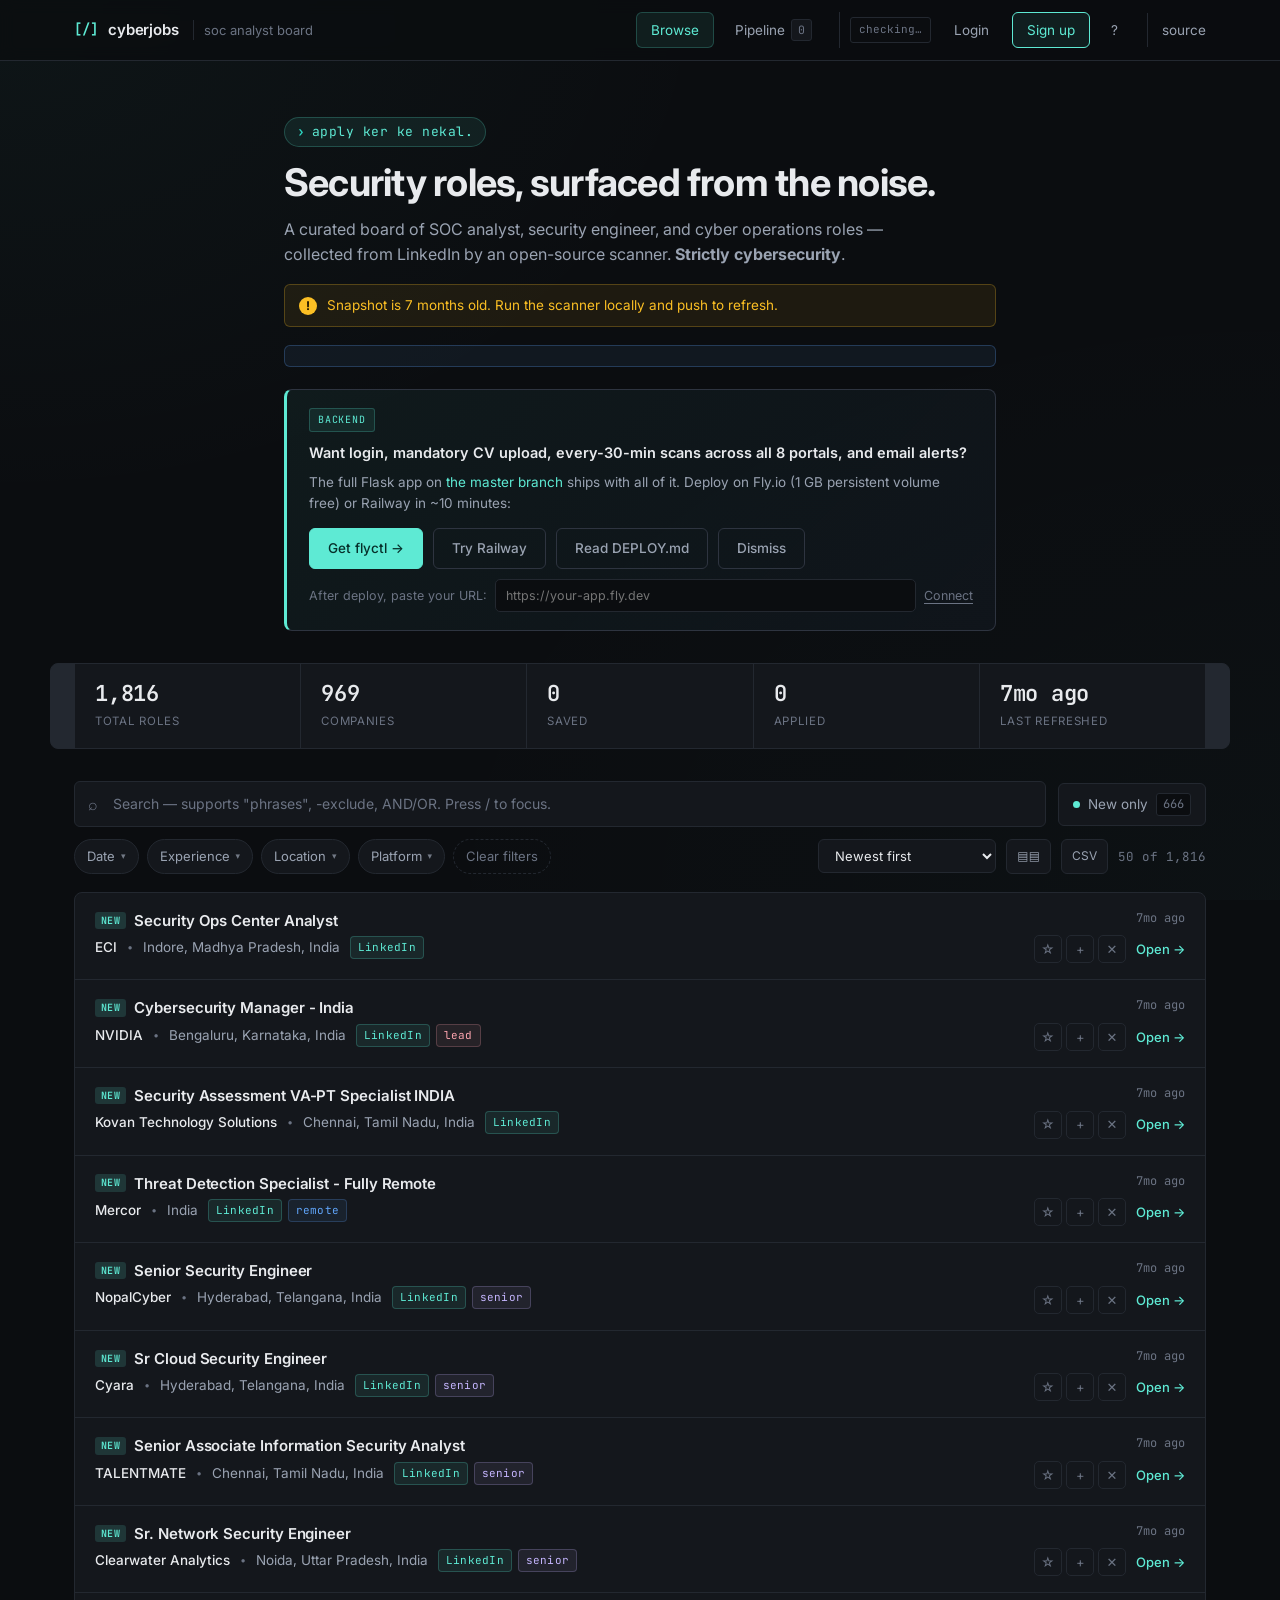
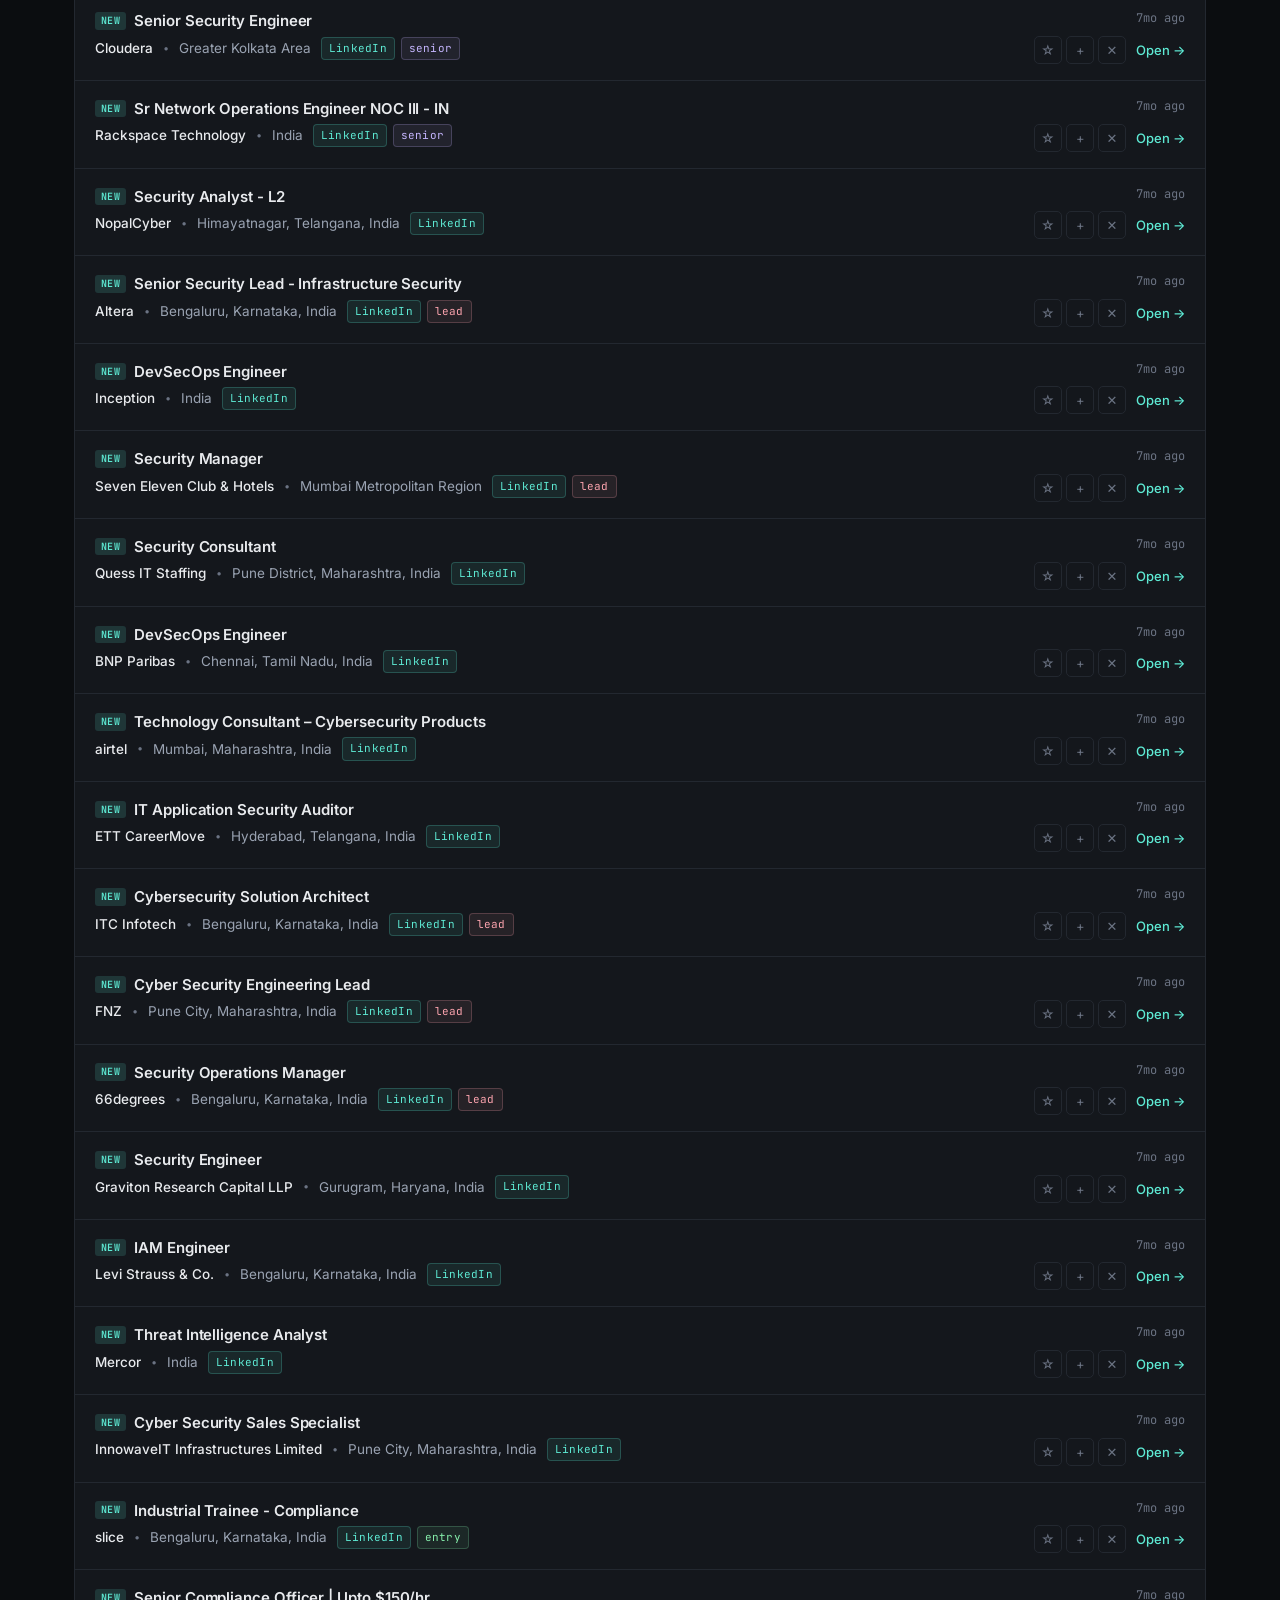
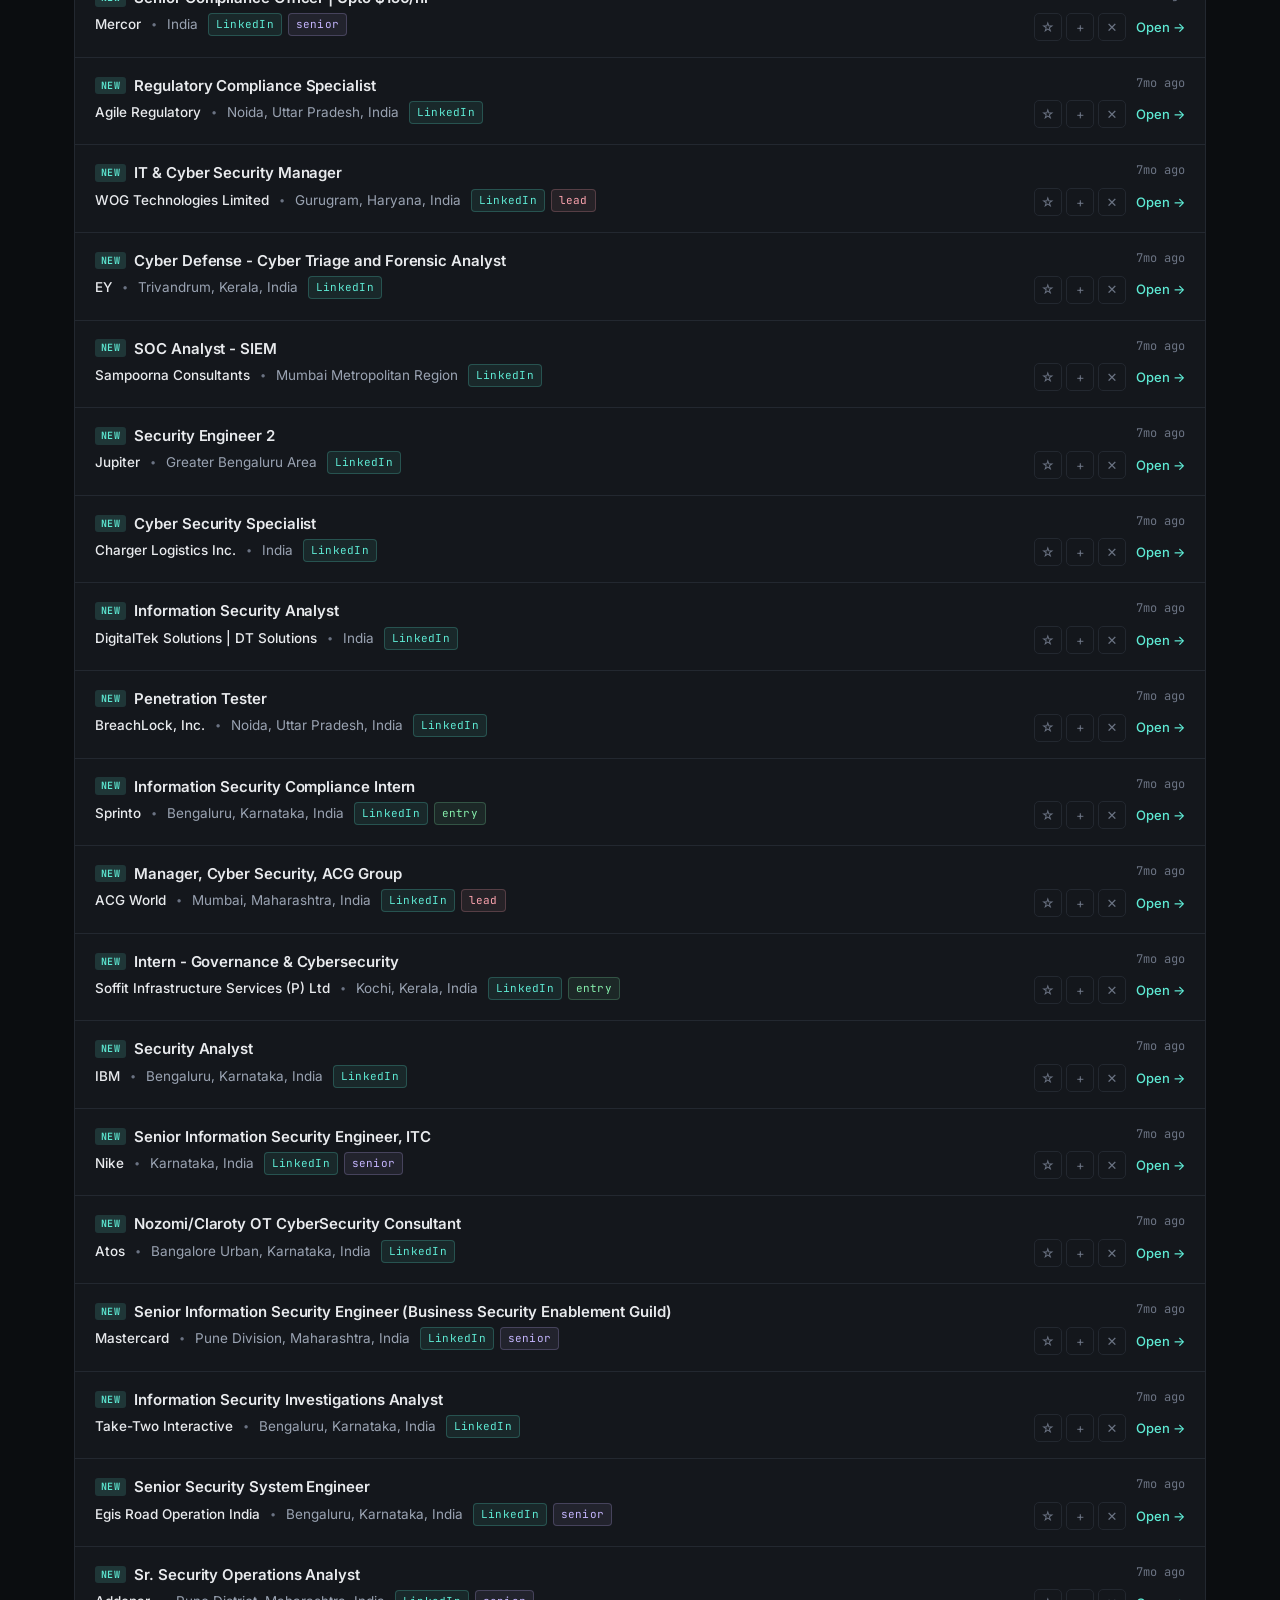
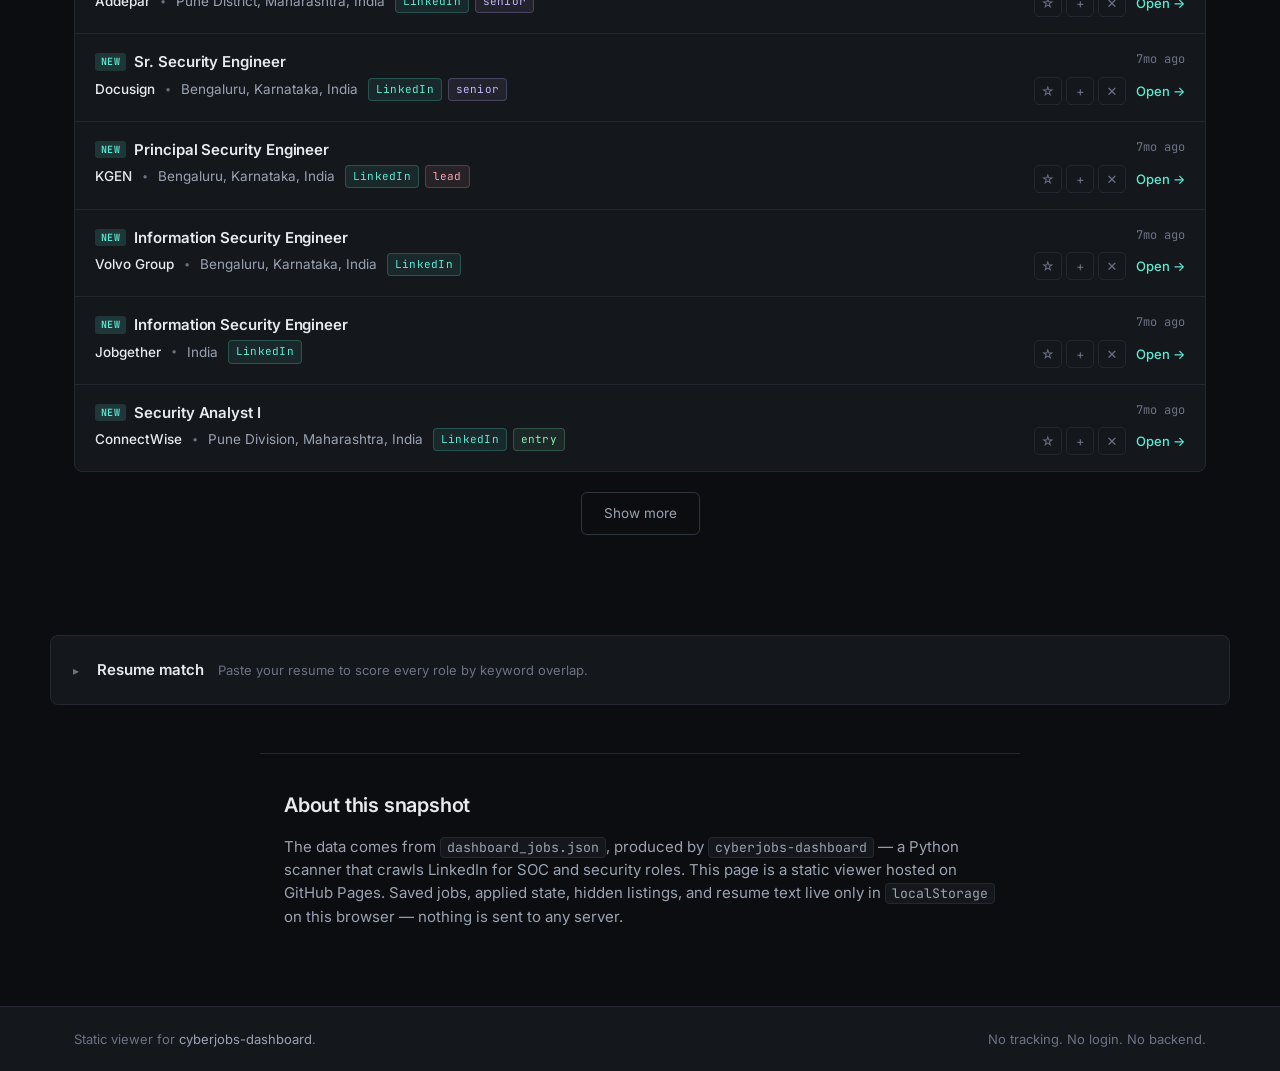
<file: index.html>
<!DOCTYPE html>
<html lang="en">
<head>
<meta charset="UTF-8">
<meta name="viewport" content="width=device-width, initial-scale=1.0">
<title>cyberjobs — SOC analyst job board</title>
<meta name="description" content="Curated SOC, security analyst, and cyber operations roles, scraped from LinkedIn and refreshed periodically.">
<meta name="color-scheme" content="dark">
<link rel="preconnect" href="https://fonts.googleapis.com">
<link rel="preconnect" href="https://fonts.gstatic.com" crossorigin>
<link href="https://fonts.googleapis.com/css2?family=Inter:wght@400;500;600;700&family=JetBrains+Mono:wght@400;500;600&display=swap" rel="stylesheet">
<link rel="stylesheet" href="assets/style.css">
</head>
<body>

<header class="top">
  <div class="container top__inner">
    <a class="brand" href="./">
      <span class="brand__mark" aria-hidden="true">[/]</span>
      <span class="brand__name">cyberjobs</span>
      <span class="brand__sub">soc analyst board</span>
    </a>
    <nav class="top__nav">
      <button class="nav-btn" data-view="list" id="navList">Browse</button>
      <button class="nav-btn" data-view="pipeline" id="navPipeline">
        Pipeline
        <span class="nav-btn__count" id="pipelineCount">0</span>
      </button>
      <span class="auth-bar" id="authBar" hidden>
        <span class="backend-status" id="backendStatus">checking…</span>
        <a href="#" id="loginLink" class="nav-btn">Login</a>
        <a href="#" id="signupLink" class="nav-btn nav-btn--primary">Sign up</a>
      </span>
      <button class="nav-btn" id="openHelp" title="Keyboard shortcuts (?)">?</button>
      <a href="https://github.com/abhiiibabariya-dev/cyberjobs-dashboard" rel="noopener" class="nav-link">source</a>
    </nav>
  </div>
</header>

<main>

  <!-- ============== LIST VIEW ============== -->
  <section class="view view--list" id="viewList">
    <div class="hero container">
      <p class="hero__motto"><span class="hero__motto-mark">›</span> Apply ker ke Nekal.</p>
      <h1>Security roles, surfaced from the noise.</h1>
      <p class="hero__lead">A curated board of SOC analyst, security engineer, and cyber operations roles &mdash; collected from LinkedIn by an open-source scanner. <strong>Strictly cybersecurity</strong>.</p>
      <div class="stale-banner" id="staleBanner" hidden></div>
      <div class="diff-banner" id="diffBanner" hidden></div>
      <div class="deploy-banner" id="deployBanner">
        <div class="deploy-banner__head">
          <span class="deploy-banner__pill">backend</span>
          <strong>Want login, mandatory CV upload, every-30-min scans across all 8 portals, and email alerts?</strong>
        </div>
        <p class="deploy-banner__body">
          The full Flask app on <a href="https://github.com/abhiiibabariya-dev/cyberjobs-dashboard/tree/master" rel="noopener">the master branch</a> ships with all of it. Deploy on Fly.io (1 GB persistent volume free) or Railway in ~10 minutes:
        </p>
        <div class="deploy-banner__actions">
          <a class="btn-primary" href="https://fly.io/docs/hands-on/install-flyctl/" target="_blank" rel="noopener">Get flyctl →</a>
          <a class="btn-ghost" href="https://railway.app/new" target="_blank" rel="noopener">Try Railway</a>
          <a class="btn-ghost" href="https://github.com/abhiiibabariya-dev/cyberjobs-dashboard/blob/master/DEPLOY.md" target="_blank" rel="noopener">Read DEPLOY.md</a>
          <button class="btn-ghost" type="button" id="deployBannerClose">Dismiss</button>
        </div>
        <p class="deploy-banner__hint muted">After deploy, paste your URL: <input type="text" id="apiBaseInput" placeholder="https://your-app.fly.dev" class="deploy-banner__input"> <button id="apiBaseSet" type="button" class="link-btn">Connect</button></p>
      </div>
    </div>

    <section class="stats container" aria-label="Dataset summary">
      <div class="stat">
        <div class="stat__value" id="statJobs">&mdash;</div>
        <div class="stat__label">total roles</div>
      </div>
      <div class="stat">
        <div class="stat__value" id="statCompanies">&mdash;</div>
        <div class="stat__label">companies</div>
      </div>
      <div class="stat">
        <div class="stat__value" id="statSaved">0</div>
        <div class="stat__label">saved</div>
      </div>
      <div class="stat">
        <div class="stat__value" id="statApplied">0</div>
        <div class="stat__label">applied</div>
      </div>
      <div class="stat">
        <div class="stat__value" id="statUpdated">&mdash;</div>
        <div class="stat__label">last refreshed</div>
      </div>
    </section>

    <section class="board container">
      <div class="board__controls">
        <label class="search">
          <span class="search__icon" aria-hidden="true">⌕</span>
          <input id="search" type="search"
                 placeholder='Search — supports "phrases", -exclude, AND/OR. Press / to focus.'
                 autocomplete="off" spellcheck="false">
        </label>
        <button id="toggleNew" class="toggle-new" type="button" aria-pressed="false" hidden>
          <span class="toggle-new__dot" aria-hidden="true"></span>
          <span>New only</span>
          <span class="toggle-new__count">0</span>
        </button>
      </div>

      <div class="chips" id="chipBar">
        <details class="chip-group">
          <summary class="chip">Date <span class="chip__caret">▾</span></summary>
          <div class="chip-menu">
            <button class="chip-opt" data-filter="date" data-value="all">Any time</button>
            <button class="chip-opt" data-filter="date" data-value="7">Last 7 days</button>
            <button class="chip-opt" data-filter="date" data-value="14">Last 14 days</button>
            <button class="chip-opt" data-filter="date" data-value="30">Last 30 days</button>
            <button class="chip-opt" data-filter="date" data-value="90">Last 90 days</button>
          </div>
        </details>
        <details class="chip-group">
          <summary class="chip">Experience <span class="chip__caret">▾</span></summary>
          <div class="chip-menu">
            <button class="chip-opt" data-filter="level" data-value="all">Any level</button>
            <button class="chip-opt" data-filter="level" data-value="entry">Entry / Junior</button>
            <button class="chip-opt" data-filter="level" data-value="mid">Mid (L1 / L2)</button>
            <button class="chip-opt" data-filter="level" data-value="senior">Senior / L3</button>
            <button class="chip-opt" data-filter="level" data-value="lead">Lead / Principal</button>
          </div>
        </details>
        <details class="chip-group">
          <summary class="chip">Location <span class="chip__caret">▾</span></summary>
          <div class="chip-menu">
            <button class="chip-opt" data-filter="locType" data-value="all">Any location</button>
            <button class="chip-opt" data-filter="locType" data-value="remote">Remote</button>
            <button class="chip-opt" data-filter="locType" data-value="onsite">Onsite / Hybrid</button>
          </div>
        </details>
        <details class="chip-group" id="chipPlatform">
          <summary class="chip">Platform <span class="chip__caret">▾</span></summary>
          <div class="chip-menu" id="platformMenu"></div>
        </details>
        <button class="chip chip--ghost" id="clearFilters" hidden>Clear filters</button>
        <div class="board__meta">
          <select id="sort" aria-label="Sort">
            <option value="recent">Newest first</option>
            <option value="oldest">Oldest first</option>
            <option value="company">Company A–Z</option>
            <option value="match">Resume match (best)</option>
          </select>
          <button class="density" id="density" type="button" title="Toggle density">▤▤</button>
          <button class="density" id="exportCsv" type="button" title="Export CSV">CSV</button>
          <span class="count" id="count">0 of 0</span>
        </div>
      </div>

      <ol class="jobs" id="jobs" aria-live="polite"></ol>

      <div class="empty" id="empty" hidden>
        <p>No roles match. Try widening the filters or clearing them.</p>
      </div>

      <div class="loadmore" id="loadmoreWrap" hidden>
        <button id="loadmore" type="button">Show more</button>
      </div>
    </section>

    <section class="resume container" id="resumeSection">
      <details>
        <summary>
          <span class="resume__title">Resume match</span>
          <span class="resume__hint">Paste your resume to score every role by keyword overlap.</span>
        </summary>
        <div class="resume__body">
          <textarea id="resumeText" placeholder="Paste resume text here. Stays in your browser only — never sent anywhere." spellcheck="false"></textarea>
          <div class="resume__row">
            <button id="scoreResume" type="button" class="btn-primary">Score &amp; sort</button>
            <button id="clearResume" type="button" class="btn-ghost">Clear</button>
            <span class="resume__status" id="resumeStatus"></span>
          </div>
        </div>
      </details>
    </section>

    <section class="about container" id="about">
      <h2>About this snapshot</h2>
      <p>
        The data comes from <code>dashboard_jobs.json</code>, produced by
        <a href="https://github.com/abhiiibabariya-dev/cyberjobs-dashboard" rel="noopener"><code>cyberjobs-dashboard</code></a>
        &mdash; a Python scanner that crawls LinkedIn for SOC and security roles. This page is a
        static viewer hosted on GitHub Pages. Saved jobs, applied state, hidden listings, and
        resume text live only in <code>localStorage</code> on this browser &mdash; nothing is sent
        to any server.
      </p>
    </section>
  </section>

  <!-- ============== PIPELINE VIEW ============== -->
  <section class="view view--pipeline container" id="viewPipeline" hidden>
    <header class="pipeline__head">
      <div>
        <h2>Application pipeline</h2>
        <p class="muted">All data lives in this browser. Use export to back it up.</p>
      </div>
      <div class="pipeline__head-actions">
        <button class="btn-ghost" id="exportApps" type="button" title="Download a JSON backup of saved + pipeline data">Export</button>
        <label class="btn-ghost" for="importApps" title="Restore from a previously exported JSON file">Import
          <input type="file" id="importApps" accept="application/json" hidden>
        </label>
      </div>
    </header>

    <div class="dashboard" id="dashboard"></div>

    <div class="overdue" id="overdueList" hidden></div>

    <div class="kanban" id="kanban"></div>
  </section>

</main>

<footer class="bottom">
  <div class="container bottom__inner">
    <span>Static viewer for <a href="https://github.com/abhiiibabariya-dev/cyberjobs-dashboard" rel="noopener">cyberjobs-dashboard</a>.</span>
    <span class="muted">No tracking. No login. No backend.</span>
  </div>
</footer>

<!-- ============== APPLICATION DETAIL DIALOG ============== -->
<dialog id="detailDialog" class="detail">
  <div class="detail__inner">
    <button class="detail__close" id="detailClose" type="button" aria-label="Close">×</button>
    <header class="detail__head">
      <h3 class="detail__title" id="detailTitle">—</h3>
      <p class="detail__sub" id="detailSub"></p>
      <a class="detail__link" id="detailLink" target="_blank" rel="noopener" hidden>↗ Open original posting</a>
    </header>

    <section class="detail__section">
      <div class="detail__row">
        <label class="detail__label">Stage</label>
        <div class="detail__stage-buttons" id="detailStageButtons"></div>
      </div>
      <div class="detail__row">
        <label class="detail__label">Applied</label>
        <span class="detail__value" id="detailApplied">—</span>
      </div>
      <div class="detail__row">
        <label class="detail__label" for="detailFollowUp">Follow up on</label>
        <div class="detail__followup">
          <input type="date" id="detailFollowUp" class="detail__input">
          <span class="detail__followup-state" id="detailFollowState"></span>
        </div>
      </div>
    </section>

    <section class="detail__section">
      <label class="detail__label" for="detailNotes">Notes</label>
      <textarea id="detailNotes" class="detail__textarea" placeholder="Conversation log, what to mention next, who interviewed you, etc."></textarea>
    </section>

    <section class="detail__section">
      <h4 class="detail__h4">Recruiter / contact</h4>
      <div class="detail__grid">
        <label class="detail__field">
          <span>Name</span>
          <input type="text" id="detailRecName" class="detail__input">
        </label>
        <label class="detail__field">
          <span>Email</span>
          <input type="email" id="detailRecEmail" class="detail__input">
        </label>
        <label class="detail__field detail__field--wide">
          <span>LinkedIn / contact link</span>
          <input type="text" id="detailRecLinkedin" class="detail__input" placeholder="https://...">
        </label>
        <label class="detail__field">
          <span>Salary discussed</span>
          <input type="text" id="detailSalary" class="detail__input" placeholder="e.g. ₹12-15 LPA, $90k">
        </label>
      </div>
    </section>

    <section class="detail__section">
      <h4 class="detail__h4">Timeline</h4>
      <ol class="detail__timeline" id="detailTimeline"></ol>
    </section>

    <footer class="detail__foot">
      <button class="btn-ghost" id="detailRemove" type="button">Remove from pipeline</button>
      <button class="btn-primary" id="detailSave" type="button">Save changes</button>
    </footer>
  </div>
</dialog>

<!-- ============== LOGIN DIALOG ============== -->
<dialog id="loginDialog" class="auth-dialog">
  <div class="auth-dialog__inner">
    <button class="detail__close" id="loginClose" type="button" aria-label="Close">×</button>
    <h3 class="auth-dialog__title" id="loginTitle">Log in to apply</h3>
    <p class="auth-dialog__sub">Applying via cyberjobs sends your CV to the recruiter and emails you a confirmation. Backend at <code id="loginBackendUrl">—</code>.</p>
    <form id="loginForm" class="auth-form" method="dialog">
      <label class="auth-field">
        <span>Email</span>
        <input type="email" id="loginEmail" required autocomplete="email">
      </label>
      <label class="auth-field">
        <span>Password</span>
        <input type="password" id="loginPassword" required autocomplete="current-password">
      </label>
      <div class="auth-error" id="loginError" hidden></div>
      <div class="auth-actions">
        <button type="submit" class="btn-primary" id="loginSubmit">Log in</button>
        <button type="button" class="btn-ghost" id="openSignup">No account? Sign up →</button>
      </div>
      <p class="auth-foot muted">We never store your password locally — only the session token issued by the backend. Log out anytime from the header.</p>
    </form>
  </div>
</dialog>

<!-- ============== APPLY TOAST ============== -->
<div class="toast-stack" id="toastStack" aria-live="polite"></div>

<!-- ============== HELP DIALOG ============== -->
<dialog id="helpDialog" class="help">
  <form method="dialog">
    <h3>Keyboard shortcuts</h3>
    <ul class="help__keys">
      <li><kbd>/</kbd> Focus search</li>
      <li><kbd>j</kbd> / <kbd>k</kbd> Next / previous job</li>
      <li><kbd>Enter</kbd> Open focused job</li>
      <li><kbd>b</kbd> Toggle save (bookmark)</li>
      <li><kbd>a</kbd> Cycle apply state (none → applied → interviewing → offer)</li>
      <li><kbd>h</kbd> Hide focused job</li>
      <li><kbd>g</kbd> then <kbd>l</kbd> Browse view</li>
      <li><kbd>g</kbd> then <kbd>p</kbd> Pipeline view</li>
      <li><kbd>?</kbd> This dialog</li>
      <li><kbd>Esc</kbd> Close dialog / clear search</li>
    </ul>
    <h3>Search syntax</h3>
    <ul class="help__syntax">
      <li><code>soc analyst</code> &mdash; both terms must appear</li>
      <li><code>siem OR splunk</code> &mdash; either term</li>
      <li><code>soc -lead -intern</code> &mdash; exclude these</li>
      <li><code>"incident response"</code> &mdash; exact phrase</li>
    </ul>
    <button type="submit" class="btn-primary">Close</button>
  </form>
</dialog>

<script src="assets/app.js"></script>
</body>
</html>
</file>
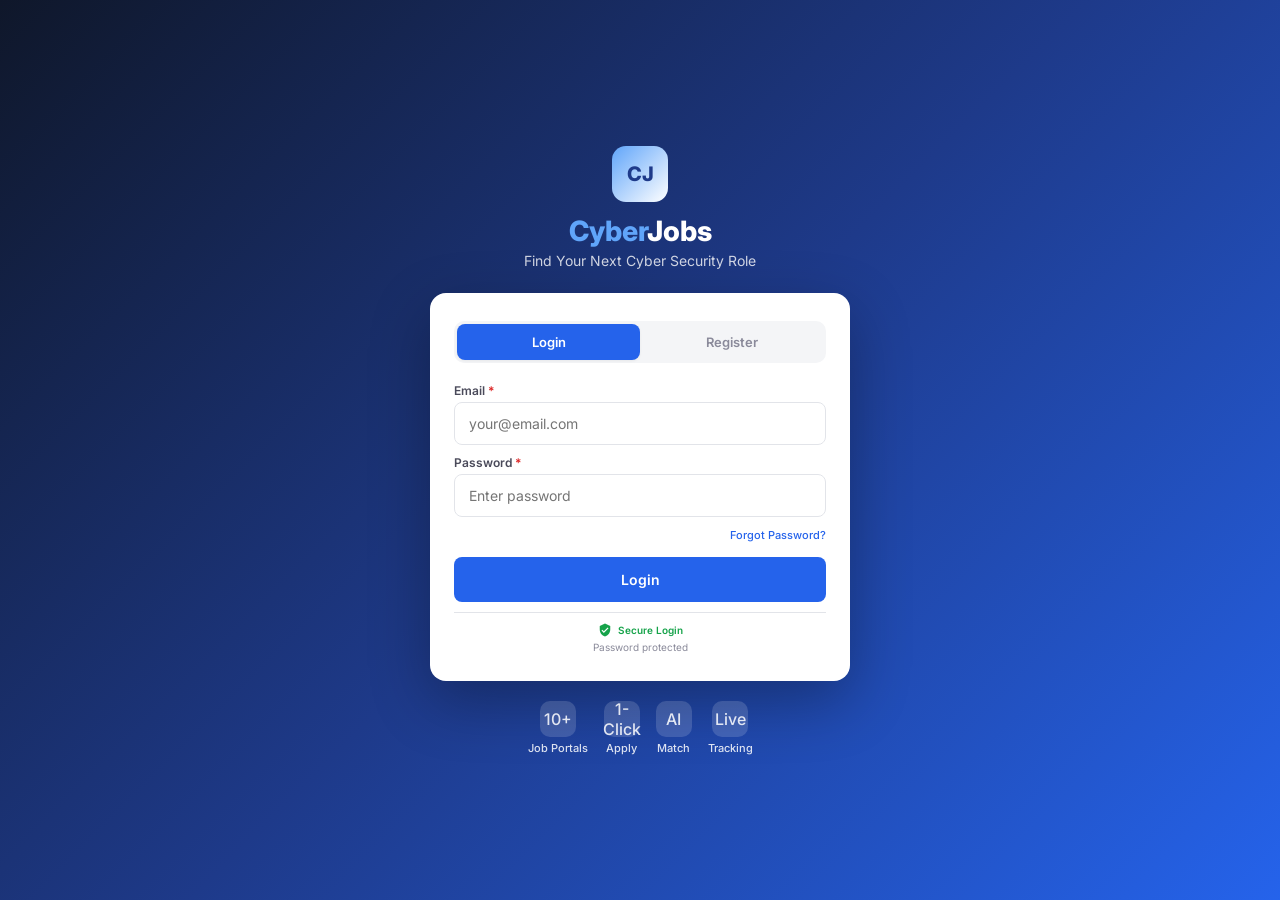
<file: templates/index.html>
<!DOCTYPE html>
<html lang="en">
<head>
    <meta charset="UTF-8">
    <meta name="viewport" content="width=device-width, initial-scale=1.0, maximum-scale=1.0, user-scalable=no">
    <title>CyberJobs - SOC Analyst Job Hunter</title>
    <link rel="preconnect" href="https://fonts.googleapis.com">
    <link href="https://fonts.googleapis.com/css2?family=Inter:wght@400;500;600;700;800&display=swap" rel="stylesheet">
    <style>
        *{margin:0;padding:0;box-sizing:border-box}
        :root{--bg:#f4f5f7;--white:#fff;--text:#1a1a2e;--text2:#4a4a5a;--text3:#8a8a9a;--border:#e2e4e9;--blue:#2563eb;--blue2:#1d4ed8;--bluebg:#eff6ff;--green:#16a34a;--greenbg:#f0fdf4;--orange:#ea580c;--orangebg:#fff7ed;--red:#dc2626;--purple:#7c3aed;--purplebg:#f5f3ff;--shadow:0 1px 3px rgba(0,0,0,.06);--shadow2:0 4px 12px rgba(0,0,0,.08);--radius:10px}
        html,body{overflow-x:hidden;width:100%;max-width:100vw}
        body{font-family:'Inter',system-ui,-apple-system,sans-serif;background:var(--bg);color:var(--text);min-height:100vh;-webkit-font-smoothing:antialiased;padding-bottom:70px}

        /* ── Navbar ── */
        .navbar{background:var(--white);border-bottom:1px solid var(--border);padding:0 16px;height:56px;display:flex;align-items:center;justify-content:space-between;position:sticky;top:0;z-index:100;box-shadow:var(--shadow)}
        .nav-brand{display:flex;align-items:center;gap:8px}
        .nav-brand .logo{width:32px;height:32px;background:linear-gradient(135deg,var(--blue),#60a5fa);border-radius:8px;display:flex;align-items:center;justify-content:center;color:#fff;font-weight:800;font-size:13px;flex-shrink:0}
        .nav-brand h1{font-size:16px;font-weight:700;color:var(--text);white-space:nowrap}
        .nav-brand h1 span{color:var(--blue)}
        .nav-right{display:flex;align-items:center;gap:8px}
        .live-badge{display:flex;align-items:center;gap:4px;font-size:11px;color:var(--green);font-weight:600;background:var(--greenbg);padding:4px 8px;border-radius:12px}
        .live-dot{width:6px;height:6px;background:var(--green);border-radius:50%;animation:pulse 2s infinite}
        @keyframes pulse{0%,100%{opacity:1}50%{opacity:.4}}
        .nav-avatar{width:30px;height:30px;border-radius:50%;background:var(--blue);color:#fff;display:flex;align-items:center;justify-content:center;font-weight:700;font-size:12px;cursor:pointer}

        /* ── Buttons ── */
        .btn{padding:10px 18px;border:none;border-radius:8px;font-size:13px;font-weight:600;cursor:pointer;transition:all .15s;font-family:inherit;display:inline-flex;align-items:center;justify-content:center;gap:6px;-webkit-tap-highlight-color:transparent}
        .btn:active{transform:scale(.97)}
        .btn:disabled{opacity:.5;pointer-events:none}
        .btn-primary{background:var(--blue);color:#fff}
        .btn-primary:hover{background:var(--blue2)}
        .btn-success{background:var(--green);color:#fff}
        .btn-outline{background:transparent;border:1.5px solid var(--border);color:var(--text2)}
        .btn-outline:hover{border-color:var(--blue);color:var(--blue);background:var(--bluebg)}
        .btn-sm{padding:8px 14px;font-size:12px}
        .btn-xs{padding:6px 10px;font-size:11px;border-radius:6px}
        .btn-icon{width:36px;height:36px;padding:0;border-radius:8px;display:flex;align-items:center;justify-content:center}

        /* ── Search Section ── */
        .search-section{background:linear-gradient(135deg,#1e3a8a,#2563eb);padding:16px;color:#fff}
        .search-title{font-size:15px;font-weight:700;margin-bottom:3px}
        .search-sub{font-size:11px;opacity:.75;margin-bottom:12px}
        .search-row{display:flex;gap:8px;max-width:100%}
        .search-input{flex:1;min-width:0;padding:12px 14px;border:none;border-radius:8px;font-size:14px;color:var(--text);outline:none;font-family:inherit;background:#fff}
        .search-input::placeholder{color:#aaa}
        .scan-btn{padding:12px 20px;background:#fff;color:var(--blue);border:none;border-radius:8px;font-size:13px;font-weight:700;cursor:pointer;font-family:inherit;white-space:nowrap;-webkit-tap-highlight-color:transparent}
        .scan-btn:active{transform:scale(.97)}

        /* ── Stats Cards ── */
        .stats-row{display:grid;grid-template-columns:repeat(4,1fr);gap:8px;padding:12px 16px;background:var(--white);border-bottom:1px solid var(--border)}
        .stat-card{text-align:center;padding:10px 6px;border-radius:8px;cursor:pointer;transition:all .15s;-webkit-tap-highlight-color:transparent}
        .stat-card:active{background:var(--bluebg)}
        .stat-num{font-size:22px;font-weight:800;line-height:1.1}
        .stat-num.c-blue{color:var(--blue)}.stat-num.c-green{color:var(--green)}.stat-num.c-purple{color:var(--purple)}.stat-num.c-orange{color:var(--orange)}
        .stat-label{font-size:10px;color:var(--text3);font-weight:600;text-transform:uppercase;letter-spacing:.3px;margin-top:2px}

        /* ── Filter Pills (horizontal scroll) ── */
        .filter-row{display:flex;gap:6px;padding:10px 16px;overflow-x:auto;-webkit-overflow-scrolling:touch;background:var(--white);border-bottom:1px solid var(--border);scrollbar-width:none}
        .filter-row::-webkit-scrollbar{display:none}
        .filter-pill{padding:7px 14px;border-radius:20px;font-size:12px;font-weight:600;cursor:pointer;border:1.5px solid var(--border);background:var(--white);color:var(--text2);white-space:nowrap;transition:all .12s;-webkit-tap-highlight-color:transparent;flex-shrink:0}
        .filter-pill:active{transform:scale(.96)}
        .filter-pill.active{background:var(--blue);color:#fff;border-color:var(--blue)}
        .filter-pill .pill-count{font-size:10px;opacity:.7;margin-left:3px}

        /* ── Jobs List ── */
        .jobs-wrap{padding:12px 16px}
        .jobs-header{display:flex;justify-content:space-between;align-items:center;margin-bottom:10px}
        .jobs-header h2{font-size:15px;font-weight:700}
        .jobs-count{font-size:12px;color:var(--text3)}
        .countdown-text{font-size:10px;color:var(--text3);text-align:center;padding:4px 0}

        /* ── Job Card ── */
        .job-card{background:var(--white);border:1px solid var(--border);border-radius:var(--radius);padding:14px;margin-bottom:10px;box-shadow:var(--shadow);transition:all .15s;position:relative;overflow:hidden;word-break:break-word}
        .job-card:active{box-shadow:var(--shadow2)}
        .job-card.is-new{border-left:4px solid var(--green)}
        .new-tag{position:absolute;top:10px;right:10px;background:var(--greenbg);color:var(--green);font-size:9px;font-weight:700;padding:2px 7px;border-radius:4px;text-transform:uppercase;letter-spacing:.3px}
        .job-title{font-size:14px;font-weight:600;color:var(--blue);margin-bottom:4px;line-height:1.3}
        .job-title a{color:inherit;text-decoration:none}
        .job-company{font-size:13px;font-weight:500;color:var(--text);margin-bottom:6px}
        .job-meta-row{display:flex;flex-wrap:wrap;gap:6px;margin-bottom:8px;align-items:center}
        .meta-chip{display:inline-flex;align-items:center;gap:3px;padding:3px 8px;border-radius:5px;font-size:11px;font-weight:600}
        .mc-linkedin{background:#e8f2fc;color:#0077b5}.mc-naukri{background:var(--bluebg);color:#1a56db}.mc-indeed{background:#ede7f6;color:#2d238c}
        .mc-glassdoor{background:var(--greenbg);color:#0caa41}.mc-feed{background:var(--orangebg);color:var(--orange)}.mc-profile{background:var(--purplebg);color:var(--purple)}
        .mc-google{background:#fef3c7;color:#d97706}.mc-foundit{background:#fce7f3;color:#db2777}.mc-simplyhired{background:#e0e7ff;color:#4338ca}
        .mc-timesjobs{background:#fee2e2;color:#dc2626}.mc-shine{background:#d1fae5;color:#059669}
        .meta-salary{font-size:11px;color:var(--green);font-weight:600;display:flex;align-items:center;gap:3px}
        .meta-loc{font-size:11px;color:var(--text3);display:flex;align-items:center;gap:3px}
        .meta-loc svg{width:12px;height:12px;fill:var(--text3);flex-shrink:0}
        .meta-exp{font-size:11px;color:var(--text3)}
        .job-snippet{font-size:12px;color:var(--text3);line-height:1.4;margin-bottom:8px;display:-webkit-box;-webkit-line-clamp:2;-webkit-box-orient:vertical;overflow:hidden}
        .job-bottom{display:flex;gap:8px;align-items:center;flex-wrap:wrap}
        .job-time{font-size:10px;color:var(--text3);margin-left:auto}
        .job-poster{font-size:11px;color:var(--purple);font-weight:500}
        .job-emails-row{display:flex;flex-wrap:wrap;gap:4px;margin-top:6px}
        .email-chip{font-size:10px;padding:3px 8px;background:var(--bluebg);color:var(--blue);border-radius:12px;text-decoration:none;font-weight:500}
        .applied-check{display:inline-flex;align-items:center;gap:3px;font-size:11px;color:var(--green);font-weight:600;margin-top:4px}

        /* ── JD Panel ── */
        .jd-panel{display:none;background:#fafbfc;border:1px solid var(--border);border-radius:8px;padding:14px;margin-top:10px;font-size:12px;line-height:1.7;max-height:350px;overflow-y:auto;overflow-x:hidden;color:var(--text2);white-space:pre-wrap;word-break:break-word;-webkit-overflow-scrolling:touch}
        .jd-panel.show{display:block}
        .jd-panel h4{color:var(--text);font-size:13px;margin-bottom:6px;font-weight:700}
        .jd-emails-sec{margin-top:10px;padding-top:10px;border-top:1px solid var(--border)}
        .jd-emails-sec h5{font-size:11px;font-weight:700;color:var(--text);margin-bottom:6px}
        .hr-pill{padding:5px 10px;border-radius:16px;font-size:11px;text-decoration:none;transition:all .12s;display:inline-flex;align-items:center;gap:3px;font-weight:500;background:var(--greenbg);color:var(--green);border:1px solid #b7e4c7;margin:2px}
        .hr-pill:hover{background:#d4edda}
        .pill-tag{font-size:9px;opacity:.6}

        /* ── HR Finder Section ── */
        .hr-section{background:var(--white);border:1px solid var(--border);border-radius:var(--radius);margin:12px 16px;padding:14px;box-shadow:var(--shadow)}
        .hr-section h3{font-size:14px;font-weight:700;margin-bottom:4px;display:flex;align-items:center;gap:6px}
        .hr-section h3 svg{width:18px;height:18px;fill:var(--blue)}
        .hr-subtitle{font-size:11px;color:var(--text3);margin-bottom:10px}
        .hr-input-row{display:flex;gap:6px}
        .hr-input-row input{flex:1;min-width:0;padding:10px 12px;border:1px solid var(--border);border-radius:8px;font-size:13px;outline:none;font-family:inherit}
        .hr-input-row input:focus{border-color:var(--blue);box-shadow:0 0 0 3px rgba(37,99,235,.1)}
        .hr-results{margin-top:10px;display:none}
        .hr-results.has-data{display:block}
        .hr-result-meta{font-size:12px;color:var(--text2);margin-bottom:4px}
        .hr-result-meta a{color:var(--blue);text-decoration:none}
        .hr-email-pills{display:flex;flex-wrap:wrap;gap:4px;margin-top:4px}

        /* ── Bottom Nav ── */
        .bottom-nav{position:fixed;bottom:0;left:0;right:0;background:var(--white);border-top:1px solid var(--border);display:flex;z-index:100;box-shadow:0 -2px 8px rgba(0,0,0,.06);height:56px}
        .bnav-item{flex:1;display:flex;flex-direction:column;align-items:center;justify-content:center;gap:2px;cursor:pointer;color:var(--text3);font-size:10px;font-weight:500;-webkit-tap-highlight-color:transparent;transition:color .12s;text-decoration:none}
        .bnav-item.active{color:var(--blue)}
        .bnav-item svg{width:20px;height:20px;fill:currentColor}
        .bnav-item:active{background:var(--bluebg)}

        /* ── Modals ── */
        .modal-overlay{display:none;position:fixed;top:0;left:0;right:0;bottom:0;background:rgba(0,0,0,.45);z-index:1000;justify-content:center;align-items:flex-end;backdrop-filter:blur(2px)}
        .modal-overlay.show{display:flex}
        .modal-box{background:var(--white);border-radius:16px 16px 0 0;padding:20px;width:100%;max-width:500px;max-height:85vh;overflow-y:auto;position:relative;animation:slideUp .25s}
        @keyframes slideUp{from{transform:translateY(100%)}to{transform:translateY(0)}}
        .modal-box h2{font-size:17px;font-weight:700;margin-bottom:14px}
        .modal-box label{display:block;font-size:12px;font-weight:600;color:var(--text2);margin:12px 0 4px}
        .modal-box input{width:100%;padding:12px 14px;border:1px solid var(--border);border-radius:8px;font-size:14px;outline:none;font-family:inherit}
        .modal-box input:focus{border-color:var(--blue);box-shadow:0 0 0 3px rgba(37,99,235,.1)}
        .modal-close{position:absolute;top:12px;right:14px;background:none;border:none;font-size:24px;cursor:pointer;color:var(--text3);width:36px;height:36px;border-radius:8px;display:flex;align-items:center;justify-content:center}
        .modal-handle{width:36px;height:4px;background:var(--border);border-radius:2px;margin:0 auto 12px}
        .stats-row-m{display:flex;justify-content:space-between;padding:8px 0;border-bottom:1px solid #f0f0f0;font-size:13px}
        .stats-row-m .sr-l{color:var(--text2)}.stats-row-m .sr-v{font-weight:600}
        .stats-sec{margin-top:14px}
        .stats-sec h4{font-size:11px;font-weight:700;text-transform:uppercase;letter-spacing:.5px;color:var(--text3);margin-bottom:8px}
        .bar-row{display:flex;align-items:center;gap:6px;margin:4px 0}
        .bar-row .bar-lbl{min-width:80px;font-size:11px;color:var(--text2);text-align:right}
        .bar-row .bar-track{flex:1;height:20px;background:#f0f0f0;border-radius:4px;overflow:hidden}
        .bar-row .bar-fill{height:100%;border-radius:4px;display:flex;align-items:center;padding-left:6px;font-size:10px;font-weight:600;color:#fff;min-width:24px}
        .bf-linkedin{background:#0077b5}.bf-naukri{background:#1a56db}.bf-indeed{background:#2d238c}.bf-glassdoor{background:#0caa41}.bf-feed{background:var(--orange)}.bf-profile{background:var(--purple)}.bf-google{background:#d97706}.bf-foundit{background:#db2777}.bf-simplyhired{background:#4338ca}.bf-timesjobs{background:#dc2626}.bf-shine{background:#059669}.bf-default{background:#64748b}
        .user-card-m{background:var(--bluebg);border:1px solid #dbeafe;border-radius:8px;padding:10px;margin:6px 0}

        /* ── Loading & Toast ── */
        .loading-overlay{display:none;position:fixed;top:0;left:0;right:0;bottom:0;background:rgba(255,255,255,.92);z-index:1000;justify-content:center;align-items:center;flex-direction:column;gap:12px}
        .loading-overlay.show{display:flex}
        .spinner{width:32px;height:32px;border:3px solid #e0e0e0;border-top-color:var(--blue);border-radius:50%;animation:spin .7s linear infinite}
        @keyframes spin{to{transform:rotate(360deg)}}
        .loading-text{font-size:14px;font-weight:600;color:var(--text2)}
        .toast-box{position:fixed;top:60px;left:50%;transform:translateX(-50%);z-index:2000;display:flex;flex-direction:column;gap:6px;align-items:center;width:90%;max-width:360px}
        .toast{padding:10px 16px;border-radius:10px;font-size:13px;font-weight:500;animation:fadeIn .25s;box-shadow:var(--shadow2);text-align:center;width:100%}
        .toast.success{background:var(--greenbg);color:var(--green);border:1px solid #bbf7d0}
        .toast.error{background:#fef2f2;color:var(--red);border:1px solid #fecaca}
        .toast.info{background:var(--bluebg);color:var(--blue);border:1px solid #bfdbfe}
        @keyframes fadeIn{from{opacity:0;transform:translateY(-10px)}to{opacity:1;transform:translateY(0)}}

        .empty-state{text-align:center;padding:40px 16px;color:var(--text3)}
        .empty-state h2{font-size:15px;color:var(--text2);margin-bottom:4px}

        /* ── Auth Landing Page ── */
        .auth-landing{min-height:100vh;background:linear-gradient(135deg,#0f172a 0%,#1e3a8a 50%,#2563eb 100%);display:flex;flex-direction:column;align-items:center;justify-content:center;padding:20px}
        .auth-landing-card{background:var(--white);border-radius:16px;padding:28px 24px;width:100%;max-width:420px;box-shadow:0 20px 60px rgba(0,0,0,.3);max-height:85vh;overflow-y:auto}
        .auth-landing .brand{text-align:center;margin-bottom:24px;color:#fff}
        .auth-landing .brand-logo{width:56px;height:56px;background:linear-gradient(135deg,#60a5fa,#fff);border-radius:14px;display:flex;align-items:center;justify-content:center;margin:0 auto 12px;font-size:20px;font-weight:800;color:#1e3a8a}
        .auth-landing .brand h1{font-size:28px;font-weight:800;margin-bottom:4px}
        .auth-landing .brand h1 span{color:#60a5fa}
        .auth-landing .brand p{font-size:14px;opacity:.8}
        .auth-tabs{display:flex;margin-bottom:20px;background:var(--bg);border-radius:10px;padding:3px}
        .auth-tab{flex:1;padding:10px;text-align:center;font-size:13px;font-weight:600;color:var(--text3);cursor:pointer;border-radius:8px;transition:all .15s}
        .auth-tab.active{background:var(--blue);color:#fff;box-shadow:var(--shadow)}
        .auth-features{display:flex;gap:16px;margin-top:20px;color:rgba(255,255,255,.85);flex-wrap:wrap;justify-content:center}
        .auth-feature{text-align:center;font-size:11px;font-weight:500;display:flex;flex-direction:column;align-items:center;gap:4px}
        .auth-feature-icon{width:36px;height:36px;background:rgba(255,255,255,.15);border-radius:10px;display:flex;align-items:center;justify-content:center;font-size:16px}

        /* ── Match Badge ── */
        .match-badge{padding:3px 8px;border-radius:12px;font-size:10px;font-weight:700;display:inline-flex;align-items:center;gap:3px}
        .match-strong{background:#dcfce7;color:#15803d}
        .match-good{background:#dbeafe;color:#1d4ed8}
        .match-partial{background:#f3f4f6;color:#6b7280}
        .match-pills{display:flex;flex-wrap:wrap;gap:3px;margin-top:4px}
        .match-pill{font-size:9px;padding:2px 6px;background:var(--bluebg);color:var(--blue);border-radius:8px;font-weight:500}

        /* ── Structured JD ── */
        .jd-section{margin-bottom:12px}
        .jd-section-title{font-size:12px;font-weight:700;color:var(--blue);margin-bottom:4px;display:flex;align-items:center;gap:4px}
        .jd-section-body{font-size:12px;line-height:1.6;color:var(--text2)}


        /* ── AI Chat ── */
        .ai-window{display:none;position:fixed;top:0;left:0;right:0;bottom:56px;background:var(--white);z-index:200;flex-direction:column}
        .ai-window.show{display:flex}
        .ai-hdr{padding:14px 16px;background:linear-gradient(135deg,#1e3a8a,#2563eb);display:flex;justify-content:space-between;align-items:center;color:#fff}
        .ai-hdr h3{font-size:15px;font-weight:700}
        .ai-hdr button{background:none;border:none;color:rgba(255,255,255,.8);font-size:22px;cursor:pointer}
        .ai-msgs{flex:1;overflow-y:auto;padding:14px;display:flex;flex-direction:column;gap:10px;-webkit-overflow-scrolling:touch}
        .ai-msg{padding:10px 14px;border-radius:14px;font-size:13px;line-height:1.6;max-width:85%;white-space:pre-wrap}
        .ai-msg.bot{background:var(--bluebg);align-self:flex-start;color:var(--text2)}
        .ai-msg.user{background:var(--blue);color:#fff;align-self:flex-end}
        .ai-chips-row{display:flex;gap:6px;padding:0 14px 8px;overflow-x:auto;-webkit-overflow-scrolling:touch;scrollbar-width:none}
        .ai-chips-row::-webkit-scrollbar{display:none}
        .ai-chip{font-size:11px;padding:6px 12px;border-radius:16px;background:var(--bluebg);border:1px solid #dbeafe;color:var(--blue);cursor:pointer;font-weight:500;white-space:nowrap;flex-shrink:0;-webkit-tap-highlight-color:transparent}
        .ai-input-row{padding:10px 14px;border-top:1px solid var(--border);display:flex;gap:8px;background:var(--white)}
        .ai-input-row input{flex:1;padding:10px 14px;border-radius:20px;border:1px solid var(--border);font-size:13px;outline:none;font-family:inherit}
        .ai-input-row button{padding:10px 18px;border-radius:20px;background:var(--blue);border:none;color:#fff;font-weight:600;font-size:13px;cursor:pointer}

        /* ── Animations ── */
        @keyframes fadeInUp{from{opacity:0;transform:translateY(20px)}to{opacity:1;transform:translateY(0)}}
        @keyframes fadeInLeft{from{opacity:0;transform:translateX(-20px)}to{opacity:1;transform:translateX(0)}}
        @keyframes fadeInRight{from{opacity:0;transform:translateX(20px)}to{opacity:1;transform:translateX(0)}}
        @keyframes scaleIn{from{opacity:0;transform:scale(.9)}to{opacity:1;transform:scale(1)}}
        @keyframes shimmer{0%{background-position:-200% 0}100%{background-position:200% 0}}
        @keyframes glow{0%,100%{box-shadow:0 0 5px rgba(37,99,235,.3)}50%{box-shadow:0 0 20px rgba(37,99,235,.6)}}
        @keyframes float{0%,100%{transform:translateY(0)}50%{transform:translateY(-6px)}}
        @keyframes gradientShift{0%{background-position:0% 50%}50%{background-position:100% 50%}100%{background-position:0% 50%}}

        .job-card{animation:fadeInUp .4s ease both}
        .job-card:nth-child(1){animation-delay:.05s}.job-card:nth-child(2){animation-delay:.1s}.job-card:nth-child(3){animation-delay:.15s}
        .job-card:nth-child(4){animation-delay:.2s}.job-card:nth-child(5){animation-delay:.25s}
        .job-card:hover{transform:translateY(-2px);box-shadow:var(--shadow2);transition:all .2s}

        .stat-card{animation:scaleIn .4s ease both;transition:transform .2s}
        .stat-card:hover{transform:scale(1.05)}
        .stat-card:nth-child(1){animation-delay:.1s}.stat-card:nth-child(2){animation-delay:.2s}.stat-card:nth-child(3){animation-delay:.3s}.stat-card:nth-child(4){animation-delay:.4s}

        .filter-pill{transition:all .2s;animation:fadeInLeft .3s ease both}
        .filter-pill:hover{transform:translateY(-1px);box-shadow:var(--shadow)}

        .search-section{background-size:200% 200%;animation:gradientShift 6s ease infinite;background:linear-gradient(135deg,#1e3a8a,#2563eb,#1e40af,#3b82f6);background-size:400% 400%}

        .navbar{animation:fadeInUp .3s ease}

        .rec-card{animation:fadeInRight .4s ease both;transition:transform .2s}
        .rec-card:hover{transform:translateY(-3px) scale(1.02);box-shadow:var(--shadow2)}

        .btn{transition:all .2s}
        .btn:hover{transform:translateY(-1px)}
        .btn-success{position:relative;overflow:hidden}
        .btn-success::after{content:'';position:absolute;top:50%;left:50%;width:0;height:0;background:rgba(255,255,255,.2);border-radius:50%;transform:translate(-50%,-50%);transition:width .4s,height .4s}
        .btn-success:hover::after{width:200px;height:200px}

        .hot-tag{animation:glow 2s infinite}
        .new-tag{animation:float 3s ease-in-out infinite}

        .nav-avatar{transition:transform .2s}
        .nav-avatar:hover{transform:scale(1.1)}

        .modal-overlay{backdrop-filter:blur(4px);transition:all .3s}

        .match-badge{animation:scaleIn .3s ease}
        .email-chip{transition:all .15s}
        .email-chip:hover{transform:scale(1.05);box-shadow:var(--shadow)}

        .auth-landing .brand{animation:fadeInUp .6s ease}
        .auth-landing-card{animation:fadeInUp .5s ease .2s both}
        .auth-feature{animation:fadeInUp .4s ease both}
        .auth-feature:nth-child(1){animation-delay:.3s}.auth-feature:nth-child(2){animation-delay:.4s}.auth-feature:nth-child(3){animation-delay:.5s}.auth-feature:nth-child(4){animation-delay:.6s}

        .theme-btn{transition:transform .3s}
        .theme-btn:hover{transform:rotate(180deg)}

        .score-ring svg circle:last-child{transition:stroke-dashoffset 1s ease}

        .bookmark-btn svg{transition:transform .2s}
        .bookmark-btn:hover svg{transform:scale(1.2)}
        .bookmark-btn.active svg{animation:scaleIn .3s ease}

        .compare-bar{animation:fadeInUp .3s ease}

        .ai-window{transition:all .3s}
        .ai-msg{animation:fadeInUp .2s ease}

        .bottom-nav .bnav-item{transition:all .15s}
        .bottom-nav .bnav-item:hover{transform:translateY(-2px)}
        .bottom-nav .bnav-item.active svg{animation:float 2s ease-in-out infinite}

        /* Smooth scrollbar */
        ::-webkit-scrollbar{width:6px}
        ::-webkit-scrollbar-track{background:transparent}
        ::-webkit-scrollbar-thumb{background:var(--border);border-radius:3px}
        ::-webkit-scrollbar-thumb:hover{background:var(--text3)}

        /* ── Dark Theme ── */
        [data-theme="dark"]{--bg:#0f172a;--white:#1e293b;--text:#e2e8f0;--text2:#94a3b8;--text3:#64748b;--border:#334155;--shadow:0 1px 3px rgba(0,0,0,.3);--shadow2:0 4px 12px rgba(0,0,0,.4);--bluebg:#172554;--greenbg:#052e16;--orangebg:#431407;--purplebg:#2e1065;--red:#f87171}
        [data-theme="dark"] .search-input{background:#0f172a;color:#e2e8f0}
        [data-theme="dark"] .search-input::placeholder{color:#64748b}
        [data-theme="dark"] .mc-linkedin{background:#1e3a5f;color:#60a5fa}
        [data-theme="dark"] .mc-naukri{background:#1e3a5f;color:#93c5fd}
        [data-theme="dark"] .auth-landing-card{background:#1e293b}

        /* ── Bookmark ── */
        .bookmark-btn{background:none;border:none;cursor:pointer;padding:4px;color:var(--text3);transition:.15s}
        .bookmark-btn:hover,.bookmark-btn.active{color:#f59e0b}
        .bookmark-btn.active svg{fill:#f59e0b}

        /* ── Freshness Badges ── */
        .hot-tag{position:absolute;top:10px;right:10px;background:#fef2f2;color:#dc2626;font-size:9px;font-weight:700;padding:2px 7px;border-radius:4px;text-transform:uppercase;letter-spacing:.3px}
        .recent-tag{position:absolute;top:10px;right:10px;background:var(--bluebg);color:var(--blue);font-size:9px;font-weight:700;padding:2px 7px;border-radius:4px;text-transform:uppercase;letter-spacing:.3px}

        /* ── Share Dropdown ── */
        .share-drop{display:none;position:absolute;right:0;top:100%;background:var(--white);border:1px solid var(--border);border-radius:8px;padding:6px;box-shadow:var(--shadow2);z-index:50;min-width:140px}
        .share-drop.show{display:block}
        .share-drop a,.share-drop button{display:flex;align-items:center;gap:8px;padding:8px 10px;font-size:12px;text-decoration:none;color:var(--text2);border:none;background:none;width:100%;cursor:pointer;border-radius:6px;font-family:inherit}
        .share-drop a:hover,.share-drop button:hover{background:var(--bluebg);color:var(--blue)}

        /* ── Status Pipeline ── */
        .status-bar{display:flex;gap:2px;margin:8px 0}
        .status-step{flex:1;text-align:center;padding:4px 2px;font-size:9px;font-weight:700;border-radius:4px;background:#f0f0f0;color:var(--text3);cursor:pointer;transition:.15s}
        .status-step.active{background:var(--blue);color:#fff}
        .status-step.done{background:var(--greenbg);color:var(--green)}
        .status-step.rejected{background:#fef2f2;color:var(--red)}

        /* ── Profile Score Ring ── */
        .score-ring{width:60px;height:60px;border-radius:50%;display:flex;align-items:center;justify-content:center;font-size:16px;font-weight:800;margin:0 auto 8px;position:relative}
        .score-ring svg{position:absolute;transform:rotate(-90deg)}

        /* ── Recommended Scroll ── */
        .rec-scroll{display:flex;gap:10px;padding:12px 16px;overflow-x:auto;-webkit-overflow-scrolling:touch;scrollbar-width:none}
        .rec-scroll::-webkit-scrollbar{display:none}
        .rec-card{min-width:220px;max-width:240px;background:var(--white);border:1px solid var(--border);border-radius:10px;padding:12px;box-shadow:var(--shadow);flex-shrink:0;cursor:pointer}
        .rec-card .rec-title{font-size:13px;font-weight:600;color:var(--blue);margin-bottom:3px;display:-webkit-box;-webkit-line-clamp:2;-webkit-box-orient:vertical;overflow:hidden}
        .rec-card .rec-company{font-size:11px;color:var(--text2);margin-bottom:6px}
        .rec-match{display:inline-block;padding:2px 8px;border-radius:10px;font-size:10px;font-weight:700;background:#dcfce7;color:#15803d}

        /* ── Category Pills ── */
        .cat-row{display:flex;gap:6px;padding:6px 16px;overflow-x:auto;-webkit-overflow-scrolling:touch;scrollbar-width:none;background:var(--white);border-bottom:1px solid var(--border)}
        .cat-row::-webkit-scrollbar{display:none}

        /* ── Compare Bar ── */
        .compare-bar{position:fixed;bottom:62px;left:0;right:0;background:var(--blue);color:#fff;padding:10px 16px;display:none;align-items:center;justify-content:space-between;z-index:99;font-size:13px;font-weight:600}
        .compare-bar.show{display:flex}

        /* ── Review Stars ── */
        .stars{color:#fbbf24;font-size:14px;letter-spacing:2px}
        .stars-input{display:flex;gap:4px}
        .stars-input span{font-size:24px;cursor:pointer;color:#d1d5db}
        .stars-input span.lit{color:#fbbf24}

        /* ── Theme Toggle ── */
        .theme-btn{width:30px;height:30px;border-radius:50%;border:none;cursor:pointer;display:flex;align-items:center;justify-content:center;background:var(--bg);color:var(--text2);transition:.15s}

        /* ── Desktop adjustments ── */
        @media(min-width:768px){
            body{padding-bottom:0}
            .bottom-nav{display:none}
            .search-section{padding:24px}
            .search-title{font-size:20px}
            .search-row{max-width:700px}
            .stats-row{max-width:600px;margin:0 auto;padding:16px 0}
            .stat-num{font-size:28px}
            .stat-label{font-size:11px}
        .hr-section{max-width:800px;margin:12px auto}
            .jobs-wrap{max-width:800px;margin:0 auto;padding:20px}
            .job-card{padding:18px}
            .modal-box{border-radius:12px;max-width:480px;margin:auto}
            .modal-overlay{align-items:center}
            @keyframes slideUp{from{transform:scale(.95);opacity:0}to{transform:scale(1);opacity:1}}
            .ai-window{position:fixed;top:auto;bottom:20px;right:20px;left:auto;width:400px;height:520px;border-radius:14px;border:1px solid var(--border);box-shadow:0 10px 40px rgba(0,0,0,.15)}
        }
    </style>
</head>
<body>
    <div class="loading-overlay" id="loadingOverlay"><div class="spinner"></div><div class="loading-text" id="loadingText">Scanning job portals...</div></div>
    <div class="toast-box" id="toastBox"></div>

    <!-- Auth Landing Page (shown when not logged in) -->
    <div class="auth-landing" id="authLanding">
        <div class="brand">
            <div class="brand-logo">CJ</div>
            <h1><span>Cyber</span>Jobs</h1>
            <p>Find Your Next Cyber Security Role</p>
        </div>
        <div class="auth-landing-card">
            <div class="auth-tabs">
                <div class="auth-tab active" id="landingLoginTab" onclick="switchAuthTab('login')">Login</div>
                <div class="auth-tab" id="landingRegTab" onclick="switchAuthTab('register')">Register</div>
            </div>

            <!-- Landing Login Form -->
            <div id="landingLoginForm">
                <label style="display:block;font-size:12px;font-weight:600;color:var(--text2);margin-bottom:4px">Email <span style="color:var(--red)">*</span></label>
                <input type="email" id="landingLoginEmail" placeholder="your@email.com" style="width:100%;padding:12px 14px;border:1px solid var(--border);border-radius:8px;font-size:14px;outline:none;font-family:inherit;margin-bottom:10px">
                <label style="display:block;font-size:12px;font-weight:600;color:var(--text2);margin-bottom:4px">Password <span style="color:var(--red)">*</span></label>
                <input type="password" id="landingLoginPass" placeholder="Enter password" style="width:100%;padding:12px 14px;border:1px solid var(--border);border-radius:8px;font-size:14px;outline:none;font-family:inherit;margin-bottom:6px">
                <p style="text-align:right;margin-bottom:14px"><a href="#" onclick="showResetPassword()" style="font-size:11px;color:var(--blue);text-decoration:none;font-weight:500">Forgot Password?</a></p>
                <button class="btn btn-primary" style="width:100%;padding:14px;font-size:14px" onclick="landingLogin()" id="landingLoginBtn">Login</button>
                <div style="text-align:center;margin-top:10px;padding-top:10px;border-top:1px solid var(--border)">
                    <div style="display:flex;align-items:center;gap:6px;justify-content:center;margin-bottom:4px">
                        <svg width="14" height="14" viewBox="0 0 24 24" fill="var(--green)"><path d="M12 1L3 5v6c0 5.55 3.84 10.74 9 12 5.16-1.26 9-6.45 9-12V5l-9-4zm-2 16l-4-4 1.41-1.41L10 14.17l6.59-6.59L18 9l-8 8z"/></svg>
                        <span style="font-size:10px;color:var(--green);font-weight:600">Secure Login</span>
                    </div>
                    <p style="font-size:10px;color:var(--text3)">Password protected</p>
                </div>
            </div>

            <!-- Landing Register Form -->
            <div id="landingRegForm" style="display:none">
                <label style="display:block;font-size:12px;font-weight:600;color:var(--text2);margin-bottom:4px">Full Name <span style="color:var(--red)">*</span></label>
                <input type="text" id="landingRegName" placeholder="Your Full Name" style="width:100%;padding:12px 14px;border:1px solid var(--border);border-radius:8px;font-size:14px;outline:none;font-family:inherit;margin-bottom:10px">
                <label style="display:block;font-size:12px;font-weight:600;color:var(--text2);margin-bottom:4px">Email <span style="color:var(--red)">*</span></label>
                <input type="email" id="landingRegEmail" placeholder="your@email.com" style="width:100%;padding:12px 14px;border:1px solid var(--border);border-radius:8px;font-size:14px;outline:none;font-family:inherit;margin-bottom:10px">
                <label style="display:block;font-size:12px;font-weight:600;color:var(--text2);margin-bottom:4px">Phone <span style="color:var(--red)">*</span></label>
                <div style="display:flex;gap:6px;align-items:center;margin-bottom:10px">
                    <span style="padding:12px 10px;background:var(--bg);border:1px solid var(--border);border-radius:8px;font-size:14px;color:var(--text2)">+91</span>
                    <input type="tel" id="landingRegPhone" placeholder="9876543210" maxlength="10" style="flex:1;padding:12px 14px;border:1px solid var(--border);border-radius:8px;font-size:14px;outline:none;font-family:inherit">
                </div>
                <label style="display:block;font-size:12px;font-weight:600;color:var(--text2);margin-bottom:4px">Password <span style="color:var(--red)">*</span></label>
                <input type="password" id="landingRegPass" placeholder="Min 8 chars, 1 uppercase, 1 symbol" style="width:100%;padding:12px 14px;border:1px solid var(--border);border-radius:8px;font-size:14px;outline:none;font-family:inherit;margin-bottom:10px">
                <label style="display:block;font-size:12px;font-weight:600;color:var(--text2);margin-bottom:4px">Confirm Password <span style="color:var(--red)">*</span></label>
                <input type="password" id="landingRegPassConfirm" placeholder="Re-enter password" style="width:100%;padding:12px 14px;border:1px solid var(--border);border-radius:8px;font-size:14px;outline:none;font-family:inherit;margin-bottom:10px">
                <label style="display:block;font-size:12px;font-weight:600;color:var(--text2);margin-bottom:4px">Resume (PDF)</label>
                <input type="file" id="landingRegResume" accept=".pdf,.doc,.docx" style="width:100%;padding:8px;margin-bottom:14px;font-size:13px">
                <button class="btn btn-primary" style="width:100%;padding:14px;font-size:14px" onclick="landingRegister()" id="landingRegBtn">Create Account</button>
            </div>

            <!-- Reset Password Form -->
            <div id="landingResetForm" style="display:none">
                <div style="text-align:center;margin-bottom:14px">
                    <div style="width:50px;height:50px;background:linear-gradient(135deg,var(--orange),#f59e0b);border-radius:50%;display:flex;align-items:center;justify-content:center;margin:0 auto 8px">
                        <svg width="24" height="24" fill="#fff" viewBox="0 0 24 24"><path d="M18 8h-1V6c0-2.76-2.24-5-5-5S7 3.24 7 6v2H6c-1.1 0-2 .9-2 2v10c0 1.1.9 2 2 2h12c1.1 0 2-.9 2-2V10c0-1.1-.9-2-2-2zm-6 9c-1.1 0-2-.9-2-2s.9-2 2-2 2 .9 2 2-.9 2-2 2zm3.1-9H8.9V6c0-1.71 1.39-3.1 3.1-3.1 1.71 0 3.1 1.39 3.1 3.1v2z"/></svg>
                    </div>
                    <p style="font-size:14px;font-weight:700;color:var(--text)">Reset Password</p>
                </div>
                <!-- Step 1: Enter email -->
                <div id="resetStep1">
                    <label style="display:block;font-size:12px;font-weight:600;color:var(--text2);margin-bottom:4px">Email <span style="color:var(--red)">*</span></label>
                    <input type="email" id="resetEmail" placeholder="your@email.com" style="width:100%;padding:12px 14px;border:1px solid var(--border);border-radius:8px;font-size:14px;outline:none;font-family:inherit;margin-bottom:14px">
                    <button class="btn btn-primary" style="width:100%;padding:14px;font-size:14px" onclick="requestReset()" id="resetRequestBtn">Send Reset Link</button>
                </div>
                <!-- Step 2: Check email message -->
                <div id="resetStep2" style="display:none">
                    <div style="text-align:center;padding:10px 0">
                        <div style="width:60px;height:60px;background:linear-gradient(135deg,#10b981,#059669);border-radius:50%;display:flex;align-items:center;justify-content:center;margin:0 auto 12px">
                            <svg width="28" height="28" fill="#fff" viewBox="0 0 24 24"><path d="M20 4H4c-1.1 0-2 .9-2 2v12c0 1.1.9 2 2 2h16c1.1 0 2-.9 2-2V6c0-1.1-.9-2-2-2zm0 4l-8 5-8-5V6l8 5 8-5v2z"/></svg>
                        </div>
                        <p style="font-size:15px;font-weight:700;color:var(--text);margin-bottom:6px">Check Your Email</p>
                        <p style="font-size:13px;color:var(--text2);line-height:1.5" id="resetSentMsg">We've sent a password reset link to your email. Click the link to set a new password.</p>
                        <p style="font-size:11px;color:var(--text2);margin-top:10px;opacity:0.7">Link expires in 30 minutes. Check spam folder if not found.</p>
                    </div>
                </div>
                <p style="text-align:center;margin-top:10px"><a href="#" onclick="switchAuthTab('login')" style="font-size:12px;color:var(--blue);text-decoration:none;font-weight:500">Back to Login</a></p>
            </div>
        </div>
        <div class="auth-features">
            <div class="auth-feature"><div class="auth-feature-icon">10+</div>Job Portals</div>
            <div class="auth-feature"><div class="auth-feature-icon">1-Click</div>Apply</div>
            <div class="auth-feature"><div class="auth-feature-icon">AI</div>Match</div>
            <div class="auth-feature"><div class="auth-feature-icon">Live</div>Tracking</div>
        </div>
    </div>

    <!-- Auth Modal (Register / Login) -->
    <div class="modal-overlay" id="authModal">
        <div class="modal-box">
            <div class="modal-handle"></div>
            <button class="modal-close" onclick="closeModal('authModal')">&times;</button>

            <!-- Step 1: Register -->
            <div id="authStep1">
                <h2>Create Your Account</h2>
                <p style="font-size:12px;color:var(--text3);margin-bottom:12px">All fields are required.</p>
                <label>Full Name <span style="color:var(--red)">*</span></label>
                <input type="text" id="regName" placeholder="Rahul Sharma">
                <label>Email <span style="color:var(--red)">*</span></label>
                <input type="email" id="regEmail" placeholder="rahul@gmail.com">
                <label>Phone Number <span style="color:var(--red)">*</span></label>
                <div style="display:flex;gap:6px;align-items:center">
                    <span style="padding:12px 10px;background:var(--bg);border:1px solid var(--border);border-radius:8px;font-size:14px;color:var(--text2);white-space:nowrap">+91</span>
                    <input type="tel" id="regPhone" placeholder="9876543210" maxlength="10" style="flex:1">
                </div>
                <label>Password <span style="color:var(--red)">*</span></label>
                <input type="password" id="regPass" placeholder="Min 8 chars, 1 uppercase, 1 symbol">
                <label>Confirm Password <span style="color:var(--red)">*</span></label>
                <input type="password" id="regPassConfirm" placeholder="Re-enter password">
                <label>Resume (PDF)</label>
                <input type="file" id="regResume" accept=".pdf,.doc,.docx" style="padding:8px">
                <button class="btn btn-primary" style="width:100%;margin-top:16px;padding:14px;font-size:14px" onclick="registerUser()" id="regBtn">Create Account</button>
                <p style="text-align:center;margin-top:12px;font-size:12px;color:var(--text3)">
                    Already have an account? <a href="#" onclick="showLoginStep()" style="color:var(--blue);font-weight:600;text-decoration:none">Login</a>
                </p>
            </div>

            <!-- Step 1b: Login -->
            <div id="authStepLogin" style="display:none">
                <h2>Login to Your Account</h2>
                <p style="font-size:12px;color:var(--text3);margin-bottom:12px">Enter your email and password to login.</p>
                <label>Email <span style="color:var(--red)">*</span></label>
                <input type="email" id="loginEmail" placeholder="rahul@gmail.com">
                <label style="margin-top:10px">Password <span style="color:var(--red)">*</span></label>
                <input type="password" id="loginPass" placeholder="Enter password">
                <p style="text-align:right;margin:6px 0 0"><a href="#" onclick="showResetPassword()" style="color:var(--blue);font-size:12px;text-decoration:none">Forgot Password?</a></p>
                <button class="btn btn-primary" style="width:100%;margin-top:10px;padding:14px;font-size:14px" onclick="loginUser()" id="loginBtn">Login</button>
                <p style="text-align:center;margin-top:12px;font-size:12px;color:var(--text3)">
                    New here? <a href="#" onclick="showRegisterStep()" style="color:var(--blue);font-weight:600;text-decoration:none">Create Account</a>
                </p>
            </div>

        </div>
    </div>

    <!-- Profile Modal -->
    <div class="modal-overlay" id="profileModal">
        <div class="modal-box" style="max-height:90vh">
            <div class="modal-handle"></div>
            <button class="modal-close" onclick="closeModal('profileModal')">&times;</button>
            <div id="profileContent">
                <div style="text-align:center;margin-bottom:16px">
                    <div id="profileAvatar" style="width:64px;height:64px;border-radius:50%;background:linear-gradient(135deg,#2563eb,#60a5fa);color:#fff;display:flex;align-items:center;justify-content:center;font-size:24px;font-weight:800;margin:0 auto 8px">U</div>
                    <h2 id="profileName" style="font-size:18px;margin-bottom:2px">User</h2>
                    <p id="profileEmail" style="font-size:12px;color:var(--text3)">email@example.com</p>
                    <span id="profileVerifiedBadge" style="display:none;font-size:10px;background:var(--greenbg);color:var(--green);padding:2px 8px;border-radius:10px;font-weight:600">Verified</span>
                    <div id="profileScoreWrap" style="margin-top:8px">
                        <div class="score-ring" id="profileScoreRing">
                            <svg width="60" height="60"><circle cx="30" cy="30" r="26" fill="none" stroke="#e5e7eb" stroke-width="5"/><circle id="scoreCircle" cx="30" cy="30" r="26" fill="none" stroke="var(--blue)" stroke-width="5" stroke-dasharray="163.36" stroke-dashoffset="163.36" stroke-linecap="round"/></svg>
                            <span id="scoreText" style="position:relative;z-index:1;color:var(--blue)">0%</span>
                        </div>
                        <div style="font-size:10px;color:var(--text3);font-weight:600">Profile Completion</div>
                    </div>
                </div>

                <div style="display:grid;grid-template-columns:1fr 1fr;gap:8px;margin-bottom:16px">
                    <div style="text-align:center;background:var(--bluebg);padding:10px;border-radius:8px">
                        <div style="font-size:20px;font-weight:800;color:var(--blue)" id="profileApps">0</div>
                        <div style="font-size:10px;color:var(--text3);font-weight:600">Applications</div>
                    </div>
                    <div style="text-align:center;background:var(--greenbg);padding:10px;border-radius:8px">
                        <div style="font-size:20px;font-weight:800;color:var(--green)" id="profileResume">No</div>
                        <div style="font-size:10px;color:var(--text3);font-weight:600">Resume</div>
                    </div>
                </div>

                <h3 style="font-size:13px;font-weight:700;margin:14px 0 8px;color:var(--text2)">Personal Details</h3>
                <label>Phone</label>
                <input type="tel" id="profPhone" placeholder="+91 9876543210" disabled style="background:var(--bg)">
                <label>Location</label>
                <input type="text" id="profLocation" placeholder="Mumbai, India">
                <label>Experience</label>
                <input type="text" id="profExperience" placeholder="0-2 years / Fresher">
                <label>LinkedIn Profile</label>
                <input type="url" id="profLinkedin" placeholder="https://linkedin.com/in/yourprofile">
                <label>Key Skills</label>
                <input type="text" id="profSkills" placeholder="SIEM, SOC, Splunk, Incident Response">
                <label>Bio</label>
                <textarea id="profBio" placeholder="Brief about yourself..." style="width:100%;padding:12px 14px;border:1px solid var(--border);border-radius:8px;font-size:13px;outline:none;font-family:inherit;resize:vertical;min-height:60px"></textarea>

                <label>Upload / Update Resume</label>
                <input type="file" id="profResume" accept=".pdf,.doc,.docx" style="padding:8px">

                <button class="btn btn-primary" style="width:100%;margin-top:14px;padding:14px;font-size:14px" onclick="saveProfile()">Save Profile</button>
                <button class="btn btn-outline" style="width:100%;margin-top:8px;padding:12px;font-size:13px;color:var(--red);border-color:var(--red)" onclick="logoutUser()">Logout</button>
            </div>
        </div>
    </div>

    <!-- Stats Detail Modal -->
    <div class="modal-overlay" id="statsModal">
        <div class="modal-box">
            <div class="modal-handle"></div>
            <button class="modal-close" onclick="closeStatsModal()">&times;</button>
            <h2 id="statsModalTitle">Details</h2>
            <div id="statsModalBody"></div>
        </div>
    </div>

    <!-- Reviews Modal -->
    <div class="modal-overlay" id="reviewModal">
        <div class="modal-box" style="max-height:90vh">
            <div class="modal-handle"></div>
            <button class="modal-close" onclick="closeModal('reviewModal')">&times;</button>
            <h2 id="reviewCompany">Company Reviews</h2>
            <div id="reviewAvg" style="text-align:center;margin-bottom:12px"></div>
            <div id="reviewList" style="max-height:300px;overflow-y:auto;margin-bottom:14px"></div>
            <h3 style="font-size:13px;font-weight:700;margin-bottom:8px;color:var(--text2)">Write a Review</h3>
            <input type="hidden" id="reviewCompanyName">
            <div class="stars-input" id="starInput">
                <span onclick="setStars(1)">&#9733;</span><span onclick="setStars(2)">&#9733;</span><span onclick="setStars(3)">&#9733;</span><span onclick="setStars(4)">&#9733;</span><span onclick="setStars(5)">&#9733;</span>
            </div>
            <label>Title</label>
            <input type="text" id="reviewTitle" placeholder="One-line summary">
            <label>Pros</label>
            <input type="text" id="reviewPros" placeholder="What's good?">
            <label>Cons</label>
            <input type="text" id="reviewCons" placeholder="What could improve?">
            <button class="btn btn-primary" style="width:100%;margin-top:12px" onclick="submitReview()">Submit Review</button>
        </div>
    </div>

    <!-- Salary Modal -->
    <div class="modal-overlay" id="salaryModal">
        <div class="modal-box" style="max-height:90vh">
            <div class="modal-handle"></div>
            <button class="modal-close" onclick="closeModal('salaryModal')">&times;</button>
            <h2>Salary Insights</h2>
            <div id="salaryData" style="max-height:400px;overflow-y:auto"></div>
            <h3 style="font-size:13px;font-weight:700;margin:14px 0 8px;color:var(--text2)">Contribute Salary Data</h3>
            <label>Role</label><input type="text" id="salRole" placeholder="e.g. SOC Analyst">
            <label>Company</label><input type="text" id="salCompany" placeholder="Company name">
            <label>Min Salary (LPA)</label><input type="number" id="salMin" placeholder="e.g. 3">
            <label>Max Salary (LPA)</label><input type="number" id="salMax" placeholder="e.g. 6">
            <label>Location</label><input type="text" id="salLocation" placeholder="e.g. Mumbai">
            <button class="btn btn-primary" style="width:100%;margin-top:12px" onclick="submitSalary()">Submit</button>
        </div>
    </div>

    <!-- Compare Modal -->
    <div class="modal-overlay" id="compareModal">
        <div class="modal-box" style="max-width:600px;max-height:90vh">
            <div class="modal-handle"></div>
            <button class="modal-close" onclick="closeModal('compareModal')">&times;</button>
            <h2>Compare Jobs</h2>
            <div id="compareBody" style="overflow-x:auto"></div>
        </div>
    </div>

    <!-- Alerts Modal -->
    <div class="modal-overlay" id="alertsModal">
        <div class="modal-box">
            <div class="modal-handle"></div>
            <button class="modal-close" onclick="closeModal('alertsModal')">&times;</button>
            <h2>Job Alerts</h2>
            <label>Keywords (comma separated)</label>
            <input type="text" id="alertKeywords" placeholder="SOC Analyst, Pentester, Cloud Security">
            <label>Locations (comma separated)</label>
            <input type="text" id="alertLocations" placeholder="Mumbai, Pune, Remote">
            <label>Frequency</label>
            <div style="display:flex;gap:8px;margin:8px 0">
                <label style="display:flex;align-items:center;gap:4px;font-size:13px;cursor:pointer"><input type="radio" name="alertFreq" value="instant"> Instant</label>
                <label style="display:flex;align-items:center;gap:4px;font-size:13px;cursor:pointer"><input type="radio" name="alertFreq" value="daily" checked> Daily</label>
                <label style="display:flex;align-items:center;gap:4px;font-size:13px;cursor:pointer"><input type="radio" name="alertFreq" value="weekly"> Weekly</label>
            </div>
            <button class="btn btn-primary" style="width:100%;margin-top:12px" onclick="saveAlerts()">Save Alerts</button>
        </div>
    </div>

    <!-- Compare floating bar -->
    <div class="compare-bar" id="compareBar">
        <span id="compareCount">0 jobs selected</span>
        <div>
            <button class="btn btn-sm" style="background:#fff;color:var(--blue)" onclick="showCompare()">Compare</button>
            <button class="btn btn-sm" style="background:transparent;border:1px solid #fff;color:#fff" onclick="clearCompare()">Clear</button>
        </div>
    </div>

    <!-- Main App Content (hidden until login) -->
    <div id="appContent" style="display:none">

    <!-- Navbar -->
    <nav class="navbar">
        <div class="nav-brand">
            <div class="logo">CJ</div>
            <h1><span>Cyber</span>Jobs</h1>
        </div>
        <div class="nav-right">
            <button class="theme-btn" onclick="toggleTheme()" title="Toggle dark/light mode" id="themeBtn">
                <svg width="16" height="16" fill="currentColor" viewBox="0 0 24 24"><path id="themeIcon" d="M12 3a9 9 0 109 9c0-.46-.04-.92-.1-1.36a5.389 5.389 0 01-4.4 2.26 5.403 5.403 0 01-3.14-9.8c-.44-.06-.9-.1-1.36-.1z"/></svg>
            </button>
            <span class="live-badge"><span class="live-dot"></span>Live</span>
            <div class="nav-avatar" id="userAvatar" onclick="openProfileOrAuth()">A</div>
        </div>
    </nav>

    <!-- Search -->
    <div class="search-section">
        <div class="search-title">Find Your Next Cyber Role</div>
        <div class="search-sub">Scanning 10 portals: LinkedIn, Indeed, Naukri, Glassdoor, Google Jobs, Foundit, SimplyHired, TimesJobs, Shine & Feed</div>
        <div class="search-row">
            <input type="text" class="search-input" id="searchBox" placeholder="Search jobs, companies..." oninput="applyFilters()" onfocus="showRecentSearches()" onblur="setTimeout(()=>document.getElementById('recentSearchDrop').style.display='none',200)">
            <button class="scan-btn" onclick="fetchNewJobs()" id="refreshBtn">Scan</button>
        </div>
        <div id="recentSearchDrop" style="display:none;margin-top:6px;display:flex;flex-wrap:wrap;gap:4px"></div>
        <div style="display:flex;gap:6px;margin-top:10px;flex-wrap:wrap">
            <button class="btn-xs" style="background:rgba(255,255,255,.2);color:#fff;border:1px solid rgba(255,255,255,.3);border-radius:16px;cursor:pointer;font-family:inherit" onclick="openModal('salaryModal');loadSalaryInsights()">&#128176; Salary</button>
            <button class="btn-xs" style="background:rgba(255,255,255,.2);color:#fff;border:1px solid rgba(255,255,255,.3);border-radius:16px;cursor:pointer;font-family:inherit" onclick="openModal('alertsModal');loadAlerts()">&#128276; Alerts</button>
            <button class="btn-xs" style="background:rgba(255,255,255,.2);color:#fff;border:1px solid rgba(255,255,255,.3);border-radius:16px;cursor:pointer;font-family:inherit" onclick="exportApps('csv')">&#128196; Export CSV</button>
        </div>
    </div>

    <!-- Stats -->
    <div class="stats-row">
        <div class="stat-card" onclick="showStatDetail('total')"><div class="stat-num c-blue" id="totalJobs">0</div><div class="stat-label">Jobs</div></div>
        <div class="stat-card" onclick="showStatDetail('new')"><div class="stat-num c-green" id="newJobs">0</div><div class="stat-label">New</div></div>
        <div class="stat-card" onclick="showStatDetail('emails')"><div class="stat-num c-purple" id="emailsSent">0</div><div class="stat-label">Applied</div></div>
        <div class="stat-card" onclick="showStatDetail('users')"><div class="stat-num c-orange" id="usersCount">1</div><div class="stat-label">Users</div></div>
    </div>

    <!-- Sort + Filter Pills -->
    <div style="display:flex;gap:8px;padding:8px 16px;background:var(--white);border-bottom:1px solid var(--border);align-items:center">
        <span style="font-size:11px;font-weight:600;color:var(--text3)">Sort:</span>
        <select id="sortSelect" onchange="changeSort(this.value)" style="padding:6px 10px;border:1px solid var(--border);border-radius:6px;font-size:12px;font-family:inherit;outline:none;background:var(--white);color:var(--text)">
            <option value="recent">Recent</option>
            <option value="match">Best Match</option>
        </select>
    </div>
    <div class="filter-row" id="filterRow">
        <div class="filter-pill active" onclick="filterJobs('all',this)">All <span class="pill-count" id="fc-all">0</span></div>
        <div class="filter-pill" onclick="filterJobs('LinkedIn',this)">LinkedIn <span class="pill-count" id="fc-linkedin">0</span></div>
        <div class="filter-pill" onclick="filterJobs('Naukri',this)">Naukri <span class="pill-count" id="fc-naukri">0</span></div>
        <div class="filter-pill" onclick="filterJobs('Indeed',this)">Indeed <span class="pill-count" id="fc-indeed">0</span></div>
        <div class="filter-pill" onclick="filterJobs('Glassdoor',this)">Glassdoor <span class="pill-count" id="fc-glassdoor">0</span></div>
        <div class="filter-pill" onclick="filterJobs('Google',this)">Google <span class="pill-count" id="fc-google">0</span></div>
        <div class="filter-pill" onclick="filterJobs('Foundit',this)">Foundit <span class="pill-count" id="fc-foundit">0</span></div>
        <div class="filter-pill" onclick="filterJobs('SimplyHired',this)">SimplyHired <span class="pill-count" id="fc-simplyhired">0</span></div>
        <div class="filter-pill" onclick="filterJobs('TimesJobs',this)">TimesJobs <span class="pill-count" id="fc-timesjobs">0</span></div>
        <div class="filter-pill" onclick="filterJobs('Shine',this)">Shine <span class="pill-count" id="fc-shine">0</span></div>
        <div class="filter-pill" onclick="filterJobs('Feed',this)">Feed <span class="pill-count" id="fc-feed">0</span></div>
        <div class="filter-pill" onclick="filterJobs('Profile',this)">Profile <span class="pill-count" id="fc-profile">0</span></div>
        <div class="filter-pill" onclick="filterJobs('saved',this)" style="border-color:#f59e0b;color:#f59e0b">&#9733; Saved <span class="pill-count" id="fc-saved">0</span></div>
    </div>
    <!-- Category Pills -->
    <div class="cat-row" id="catRow">
        <div class="filter-pill active" onclick="filterCategory('all',this)">All Categories</div>
        <div class="filter-pill" onclick="filterCategory('SOC',this)">SOC</div>
        <div class="filter-pill" onclick="filterCategory('Pentesting',this)">Pentesting</div>
        <div class="filter-pill" onclick="filterCategory('GRC',this)">GRC</div>
        <div class="filter-pill" onclick="filterCategory('Cloud Security',this)">Cloud</div>
        <div class="filter-pill" onclick="filterCategory('Network Security',this)">Network</div>
        <div class="filter-pill" onclick="filterCategory('DFIR',this)">DFIR</div>
        <div class="filter-pill" onclick="filterCategory('DevSecOps',this)">DevSecOps</div>
        <div class="filter-pill" onclick="filterCategory('IAM',this)">IAM</div>
    </div>
    <!-- Recommended Jobs Section -->
    <div id="recSection" style="display:none;background:var(--white);border-bottom:1px solid var(--border)">
        <div style="padding:12px 16px 0;display:flex;justify-content:space-between;align-items:center">
            <h3 style="font-size:14px;font-weight:700">Recommended For You</h3>
            <button class="btn-xs btn-outline" onclick="document.getElementById('recSection').style.display='none'">Hide</button>
        </div>
        <div class="rec-scroll" id="recScroll"></div>
    </div>

    <!-- HR Finder Section -->
    <div class="hr-section" id="hrPanel">
        <h3><svg viewBox="0 0 24 24"><path d="M15.5 14h-.79l-.28-.27A6.471 6.471 0 0016 9.5 6.5 6.5 0 109.5 16c1.61 0 3.09-.59 4.23-1.57l.27.28v.79l5 4.99L20.49 19l-4.99-5zm-6 0C7.01 14 5 11.99 5 9.5S7.01 5 9.5 5 14 7.01 14 9.5 11.99 14 9.5 14z"/></svg>Company HR Finder</h3>
        <div class="hr-subtitle">Enter a company name or website URL to find real HR/recruitment email addresses</div>
        <div class="hr-input-row">
            <input type="text" id="hrCompanyInput" placeholder="e.g. Infosys or https://infosys.com" onkeydown="if(event.key==='Enter')findCompanyHR()">
            <button class="btn btn-primary btn-sm" onclick="findCompanyHR()" id="hrFindBtn">Find HR</button>
        </div>
        <div class="hr-results" id="hrResults"><div id="hrResultsBody"></div></div>
    </div>

    <!-- My Applications Panel -->
    <div class="hr-section" id="myAppsPanel" style="display:none">
        <h3><svg viewBox="0 0 24 24" width="20" height="20" style="fill:var(--blue);vertical-align:middle"><path d="M14 2H6c-1.1 0-2 .9-2 2v16c0 1.1.9 2 2 2h12c1.1 0 2-.9 2-2V8l-6-6zM6 20V4h7v5h5v11H6zm8-4H8v-2h6v2zm2-4H8v-2h8v2z"/></svg> My Applications</h3>
        <div class="hr-subtitle">Track your job applications and verify email delivery status in real-time</div>
        <div id="myAppsLoading" style="text-align:center;padding:20px"><div class="spinner" style="margin:0 auto 10px"></div>Loading your applications...</div>
        <div id="myAppsSummary" style="display:none;padding:10px 0">
            <div style="display:flex;gap:10px;flex-wrap:wrap;margin-bottom:12px">
                <div style="flex:1;min-width:100px;background:var(--bluebg);border-radius:8px;padding:10px;text-align:center">
                    <div style="font-size:22px;font-weight:700;color:var(--blue)" id="maTotal">0</div>
                    <div style="font-size:10px;color:var(--text3)">Applications</div>
                </div>
                <div style="flex:1;min-width:100px;background:var(--greenbg);border-radius:8px;padding:10px;text-align:center">
                    <div style="font-size:22px;font-weight:700;color:var(--green)" id="maDelivered">0</div>
                    <div style="font-size:10px;color:var(--text3)">Delivered</div>
                </div>
                <div style="flex:1;min-width:100px;background:var(--purplebg);border-radius:8px;padding:10px;text-align:center">
                    <div style="font-size:22px;font-weight:700;color:var(--purple)" id="maOpened">0</div>
                    <div style="font-size:10px;color:var(--text3)">Opened</div>
                </div>
                <div style="flex:1;min-width:100px;background:var(--orangebg);border-radius:8px;padding:10px;text-align:center">
                    <div style="font-size:22px;font-weight:700;color:var(--orange)" id="maBounced">0</div>
                    <div style="font-size:10px;color:var(--text3)">Bounced</div>
                </div>
            </div>
            <button class="btn btn-primary btn-sm" onclick="loadMyApps()" style="margin-bottom:10px">Refresh Status</button>
        </div>
        <div id="myAppsBody"></div>
    </div>

    <!-- Jobs -->
    <div class="jobs-wrap">
        <div class="jobs-header"><h2>Job Listings</h2><span class="jobs-count" id="jobsCountLabel">Loading...</span></div>
        <div class="countdown-text" id="countdown">Next scan in: 5:00</div>
        <div id="jobsContainer"><div class="empty-state"><div class="spinner" style="margin:0 auto 10px"></div><h2>Loading jobs...</h2></div></div>
    </div>

    <!-- AI Chat (full screen on mobile) -->
    <div class="ai-window" id="aiWindow">
        <div class="ai-hdr"><h3>AI Career Assistant</h3><button onclick="toggleChat()">&times;</button></div>
        <div class="ai-msgs" id="aiMessages">
            <div class="ai-msg bot">Hi! I can help with:
- Interview questions
- Skills for SOC L1
- Salary expectations
- Resume tips
- SIEM tools</div>
        </div>
        <div class="ai-chips-row">
            <span class="ai-chip" onclick="askAI('interview questions')">Interview Q&A</span>
            <span class="ai-chip" onclick="askAI('skills needed')">Skills</span>
            <span class="ai-chip" onclick="askAI('salary')">Salary</span>
            <span class="ai-chip" onclick="askAI('SIEM tools')">SIEM</span>
            <span class="ai-chip" onclick="askAI('resume tips')">Resume</span>
        </div>
        <div class="ai-input-row">
            <input type="text" id="aiInput" placeholder="Ask anything..." onkeydown="if(event.key==='Enter')sendAI()">
            <button onclick="sendAI()">Send</button>
        </div>
    </div>

    <!-- Bottom Navigation -->
    <nav class="bottom-nav">
        <a class="bnav-item active" onclick="scrollToTop()">
            <svg viewBox="0 0 24 24"><path d="M10 20v-6h4v6h5v-8h3L12 3 2 12h3v8z"/></svg>
            <span>Jobs</span>
        </a>
        <a class="bnav-item" onclick="toggleHRPanel()">
            <svg viewBox="0 0 24 24"><path d="M15.5 14h-.79l-.28-.27A6.471 6.471 0 0016 9.5 6.5 6.5 0 109.5 16c1.61 0 3.09-.59 4.23-1.57l.27.28v.79l5 4.99L20.49 19l-4.99-5zm-6 0C7.01 14 5 11.99 5 9.5S7.01 5 9.5 5 14 7.01 14 9.5 11.99 14 9.5 14z"/></svg>
            <span>HR Finder</span>
        </a>
        <a class="bnav-item" onclick="toggleMyApps()">
            <svg viewBox="0 0 24 24"><path d="M14 2H6c-1.1 0-2 .9-2 2v16c0 1.1.9 2 2 2h12c1.1 0 2-.9 2-2V8l-6-6zM6 20V4h7v5h5v11H6zm8-4H8v-2h6v2zm2-4H8v-2h8v2z"/></svg>
            <span>My Apps</span>
        </a>
        <a class="bnav-item" onclick="toggleChat()">
            <svg viewBox="0 0 24 24"><path d="M20 2H4c-1.1 0-2 .9-2 2v18l4-4h14c1.1 0 2-.9 2-2V4c0-1.1-.9-2-2-2zm0 14H6l-2 2V4h16v12z"/></svg>
            <span>AI Chat</span>
        </a>
        <a class="bnav-item" onclick="openProfileOrAuth()">
            <svg viewBox="0 0 24 24"><path d="M12 12c2.21 0 4-1.79 4-4s-1.79-4-4-4-4 1.79-4 4 1.79 4 4 4zm0 2c-2.67 0-8 1.34-8 4v2h16v-2c0-2.66-5.33-4-8-4z"/></svg>
            <span>Profile</span>
        </a>
    </nav>

    <!-- Hidden user select -->
    <select id="userSelect" onchange="switchUser()" style="display:none"><option value="abhishek">Abhishek Babariya</option></select>

    </div><!-- /appContent -->

<script>
// Override fetch to always include ngrok bypass header and handle errors
const _origFetch=window.fetch;
window.fetch=function(url,opts){
    if(!opts)opts={};
    if(!opts.headers)opts.headers={};
    if(typeof opts.headers==='object'&&!(opts.headers instanceof Headers)){
        opts.headers['ngrok-skip-browser-warning']='1';
    }
    return _origFetch.call(this,url,opts).then(function(resp){
        // Clone response and check if it's HTML (ngrok interstitial) instead of JSON
        var ct=resp.headers.get('content-type')||'';
        if(ct.includes('text/html')&&url.includes('/api/')){
            // ngrok interstitial page — return error JSON
            return new Response(JSON.stringify({success:false,message:'Session expired. Please refresh the page.'}),{status:200,headers:{'Content-Type':'application/json'}});
        }
        return resp;
    });
};
let allJobs=[],currentFilter='all',currentCategory='all',currentSort='recent',countdownInterval,currentUserId='',isLoggedIn=false;
let bookmarkedJobs=new Set(),compareJobs=new Set(),jobNotes={},reviewStars=0;
function esc(t){if(!t)return'';const d=document.createElement('div');d.textContent=t;return d.innerHTML}
function timeAgo(d){const s=Math.floor((new Date()-new Date(d))/1000);if(s<60)return'Just now';if(s<3600)return Math.floor(s/60)+'m ago';if(s<86400)return Math.floor(s/3600)+'h ago';return Math.floor(s/86400)+'d ago'}
function mcClass(p){p=p.toLowerCase();return p.includes('feed')?'mc-feed':p.includes('profile')?'mc-profile':p.includes('google')?'mc-google':p.includes('foundit')?'mc-foundit':p.includes('simplyhired')?'mc-simplyhired':p.includes('timesjobs')?'mc-timesjobs':p.includes('shine')?'mc-shine':p.includes('linkedin')?'mc-linkedin':p.includes('naukri')?'mc-naukri':p.includes('indeed')?'mc-indeed':p.includes('glassdoor')?'mc-glassdoor':'mc-naukri'}
function formatBullets(text){if(!text)return'';return text.split('\n').filter(l=>l.trim()).map(l=>{l=l.trim();const isBullet=l.match(/^[\u2022\u2023\u25E6\u2043\u2219•\-\*]\s*/);if(isBullet)l=l.replace(/^[\u2022\u2023\u25E6\u2043\u2219•\-\*]\s*/,'');return`<div style="display:flex;gap:6px;margin:3px 0;align-items:flex-start"><span style="color:var(--blue);flex-shrink:0;margin-top:2px">&#8226;</span><span>${esc(l)}</span></div>`}).join('')}
function showToast(m,t='info'){const c=document.getElementById('toastBox'),el=document.createElement('div');el.className=`toast ${t}`;el.textContent=m;c.appendChild(el);setTimeout(()=>el.remove(),3500)}
function openModal(id){document.getElementById(id).classList.add('show')}
function closeModal(id){document.getElementById(id).classList.remove('show')}
function toggleChat(){document.getElementById('aiWindow').classList.toggle('show')}
function scrollToTop(){window.scrollTo({top:0,behavior:'smooth'})}
function toggleHRPanel(){const p=document.getElementById('hrPanel');p.scrollIntoView({behavior:'smooth',block:'center'});setTimeout(()=>document.getElementById('hrCompanyInput').focus(),400)}

function toggleMyApps(){
    const p=document.getElementById('myAppsPanel');
    if(p.style.display==='none'){
        p.style.display='block';
        p.scrollIntoView({behavior:'smooth',block:'start'});
        if(!isLoggedIn||!currentUserId){
            document.getElementById('myAppsLoading').style.display='none';
            document.getElementById('myAppsBody').innerHTML='<div style="text-align:center;padding:20px;color:var(--text3)">Please login first to see your applications.</div>';
            return;
        }
        loadMyApps();
    }else{p.style.display='none'}
}

async function loadMyApps(){
    if(!currentUserId)return;
    const loading=document.getElementById('myAppsLoading');
    const summary=document.getElementById('myAppsSummary');
    const body=document.getElementById('myAppsBody');
    loading.style.display='block';summary.style.display='none';body.innerHTML='';

    try{
        const [appsResp,statusResp]=await Promise.all([
            fetch(`/api/my_applications?user_id=${currentUserId}`),
            fetch(`/api/email_status?user_id=${currentUserId}&days=7`)
        ]);
        const apps=await appsResp.json();
        const status=await statusResp.json();

        loading.style.display='none';

        if(!apps.success||!apps.applications.length){
            body.innerHTML='<div style="text-align:center;padding:30px;color:var(--text3)"><div style="font-size:36px;margin-bottom:8px">📭</div><h3 style="margin:0 0 4px">No applications yet</h3><p style="margin:0;font-size:13px">Apply to jobs from the list below and track their status here.</p></div>';
            return;
        }

        // Build email status lookup
        const emailStatus={};
        if(status.success&&status.emails){
            for(const es of status.emails){
                emailStatus[es.email]=es;
            }
        }

        // Count totals
        let delivered=0,opened=0,bounced=0,sent=0;
        if(status.success&&status.summary){
            delivered=(status.summary.delivered||0)+(status.summary.opened||0);
            opened=status.summary.opened||0;
            bounced=(status.summary.hard_bounce||0)+(status.summary.soft_bounce||0);
        }
        sent=apps.total_emails_sent||0;

        document.getElementById('maTotal').textContent=apps.total_applications;
        document.getElementById('maDelivered').textContent=delivered;
        document.getElementById('maOpened').textContent=opened;
        document.getElementById('maBounced').textContent=bounced;
        summary.style.display='block';

        // Render applications
        let h='';
        for(const app of apps.applications){
            h+=`<div style="background:var(--white);border:1px solid var(--border);border-radius:10px;padding:14px;margin-bottom:10px">`;
            h+=`<div style="display:flex;justify-content:space-between;align-items:flex-start;flex-wrap:wrap;gap:4px">`;
            h+=`<div><div style="font-weight:700;font-size:14px;color:var(--text)">${esc(app.job_title)}</div>`;
            h+=`<div style="font-size:12px;color:var(--text2)">${esc(app.company)} &middot; ${esc(app.platform)}</div></div>`;
            h+=`<div style="font-size:11px;color:var(--text3)">${timeAgo(app.applied_at)}</div></div>`;

            if(app.job_url){h+=`<a href="${esc(app.job_url)}" target="_blank" style="font-size:11px;color:var(--blue);text-decoration:none;display:inline-block;margin-top:4px">View Job Post &rarr;</a>`}

            h+=`<div style="margin-top:10px;border-top:1px solid var(--border);padding-top:8px">`;
            h+=`<div style="font-size:11px;font-weight:600;color:var(--text2);margin-bottom:6px">Email Delivery Status:</div>`;

            for(const em of app.emails){
                const es=emailStatus[em.to];
                let statusBadge='',statusColor='',statusText='Sent';

                if(es){
                    const fs=es.final_status;
                    if(fs==='opened'){statusColor='var(--purple)';statusText='Opened ✓✓'}
                    else if(fs==='delivered'){statusColor='var(--green)';statusText='Delivered ✓'}
                    else if(fs==='deferred'){statusColor='var(--orange)';statusText='Retrying...'}
                    else if(fs==='soft_bounce'){statusColor='var(--orange)';statusText='Bounced (retry)'}
                    else if(fs==='hard_bounce'){statusColor='var(--red)';statusText='Failed ✗'}
                    else if(fs==='blocked'){statusColor='var(--red)';statusText='Blocked ✗'}
                    else{statusColor='var(--text3)';statusText='Sent'}
                }else{
                    if(em.brevo_accepted){statusColor='var(--blue)';statusText='Queued'}
                    else{statusColor='var(--red)';statusText='Send Failed'}
                }

                h+=`<div style="display:flex;justify-content:space-between;align-items:center;padding:4px 8px;margin:3px 0;background:var(--bg);border-radius:6px;font-size:12px">`;
                h+=`<span style="color:var(--text2);word-break:break-all">${esc(em.to)}</span>`;
                h+=`<span style="font-weight:600;color:${statusColor};white-space:nowrap;margin-left:8px;font-size:11px">${statusText}</span>`;
                h+=`</div>`;
            }
            h+=`</div></div>`;
        }
        body.innerHTML=h;
    }catch(err){
        loading.style.display='none';
        body.innerHTML=`<div style="text-align:center;padding:20px;color:var(--red)">Error loading applications: ${esc(err.message)}</div>`;
    }
}

// ── Auth Functions ──
function openProfileOrAuth(){
    if(isLoggedIn&&currentUserId){loadAndShowProfile()}
    else{showRegisterStep();openModal('authModal')}
}
function showRegisterStep(){
    document.getElementById('authStep1').style.display='block';
    document.getElementById('authStepLogin').style.display='none';
    document.getElementById('authStep2').style.display='none';
}
function showLoginStep(){
    document.getElementById('authStep1').style.display='none';
    document.getElementById('authStepLogin').style.display='block';
}

async function registerUser(){
    const n=document.getElementById('regName').value.trim(),
          e=document.getElementById('regEmail').value.trim(),
          p=document.getElementById('regPhone').value.trim(),
          pw=document.getElementById('regPass').value,
          pwc=document.getElementById('regPassConfirm').value;
    if(!n||!e||!p||!pw){showToast('All fields are required','error');return}
    if(pw.length<8){showToast('Password must be at least 8 characters','error');return}
    if(!/[A-Z]/.test(pw)){showToast('Password must contain at least 1 uppercase letter','error');return}
    if(!/[!@#$%^&*(),.?":{}|<>]/.test(pw)){showToast('Password must contain at least 1 symbol','error');return}
    if(pw!==pwc){showToast('Passwords do not match','error');return}
    if(p.replace(/\D/g,'').length!==10){showToast('Enter a valid 10-digit phone number','error');return}
    const btn=document.getElementById('regBtn');btn.disabled=true;btn.textContent='Creating Account...';
    try{
        const r=await fetch('/api/register',{method:'POST',headers:{'Content-Type':'application/json'},
            body:JSON.stringify({name:n,email:e,phone:p,password:pw})});
        const d=await r.json();
        if(d.success){
            currentUserId=d.user_id;isLoggedIn=true;
            localStorage.setItem('cj_user_id',d.user_id);
            localStorage.setItem('cj_session',d.session_token||'');
            showToast(d.message||'Registration successful!','success');
            closeModal('authModal');
            showApp();
            loadJobs();
        }else{showToast(d.message||'Registration failed','error')}
    }catch(err){showToast('Network error','error')}
    finally{btn.disabled=false;btn.textContent='Create Account'}
}

async function loginUser(){
    const e=document.getElementById('loginEmail').value.trim();
    const password=document.getElementById('loginPass').value;
    if(!e){showToast('Enter your email','error');return}
    if(!password){showToast('Enter your password','error');return}
    const btn=document.getElementById('loginBtn');btn.disabled=true;btn.textContent='Verifying...';
    try{
        const r=await fetch('/api/login',{method:'POST',headers:{'Content-Type':'application/json'},
            body:JSON.stringify({email:e,password})});
        const d=await r.json();
        if(d.success){
            currentUserId=d.user_id;isLoggedIn=true;
            localStorage.setItem('cj_user_id',d.user_id);
            localStorage.setItem('cj_session',d.session_token||'');
            showToast(d.message||'Login successful!','success');
            closeModal('authModal');
            showApp();
            loadJobs();
        }else{showToast(d.message||'Login failed','error')}
    }catch(err){showToast('Network error — check connection','error')}
    finally{btn.disabled=false;btn.textContent='Login'}
}

function updateAvatarUI(){
    const av=document.getElementById('userAvatar');
    if(isLoggedIn&&currentUserId){
        // Get first letter of user name from the select or storage
        const sel=document.getElementById('userSelect');
        const opt=sel?sel.options[sel.selectedIndex]:null;
        const name=opt?opt.textContent:currentUserId;
        av.textContent=name.charAt(0).toUpperCase();
        av.style.background='linear-gradient(135deg,#16a34a,#4ade80)';
    }else{
        av.textContent='?';
        av.style.background='var(--blue)';
    }
}

async function loadAndShowProfile(){
    if(!currentUserId){showToast('Please login first','error');return}
    try{
        const r=await fetch(`/api/profile?user_id=${currentUserId}`);
        const d=await r.json();
        if(!d.success){showToast(d.message,'error');return}
        document.getElementById('profileAvatar').textContent=d.name.charAt(0).toUpperCase();
        document.getElementById('profileName').textContent=d.name;
        document.getElementById('profileEmail').textContent=d.email;
        document.getElementById('profPhone').value=d.phone||'';
        document.getElementById('profileApps').textContent=d.applications||0;
        document.getElementById('profileResume').textContent=d.has_resume?'Yes':'No';
        document.getElementById('profileResume').style.color=d.has_resume?'var(--green)':'var(--red)';
        if(d.verified){document.getElementById('profileVerifiedBadge').style.display='inline'}
        const p=d.profile||{};
        document.getElementById('profLocation').value=p.location||'';
        document.getElementById('profExperience').value=p.experience||'';
        document.getElementById('profLinkedin').value=p.linkedin||'';
        document.getElementById('profSkills').value=p.skills||'';
        document.getElementById('profBio').value=p.bio||'';
        // Profile score
        const score=d.profile_score||0;
        document.getElementById('scoreText').textContent=score+'%';
        const offset=163.36-(163.36*score/100);
        document.getElementById('scoreCircle').style.strokeDashoffset=offset;
        document.getElementById('scoreCircle').style.stroke=score>=80?'var(--green)':score>=50?'var(--blue)':'var(--orange)';
        openModal('profileModal');
    }catch(err){showToast('Failed to load profile','error')}
}

async function saveProfile(){
    const data={
        user_id:currentUserId,
        location:document.getElementById('profLocation').value.trim(),
        experience:document.getElementById('profExperience').value.trim(),
        linkedin:document.getElementById('profLinkedin').value.trim(),
        skills:document.getElementById('profSkills').value.trim(),
        bio:document.getElementById('profBio').value.trim(),
    };
    try{
        const r=await fetch('/api/profile',{method:'POST',headers:{'Content-Type':'application/json'},body:JSON.stringify(data)});
        const d=await r.json();
        if(d.success){showToast('Profile saved!','success')}else{showToast(d.message,'error')}
        // Upload resume if new one selected
        const f=document.getElementById('profResume').files[0];
        if(f){
            const fd=new FormData();fd.append('user_id',currentUserId);fd.append('resume',f);
            const r2=await fetch('/api/upload_resume',{method:'POST',body:fd});
            const d2=await r2.json();
            if(d2.success)showToast('Resume updated!','success');
        }
    }catch(err){showToast('Save failed','error')}
}

function logoutUser(){
    currentUserId='';isLoggedIn=false;
    localStorage.removeItem('cj_user_id');
    localStorage.removeItem('cj_session');
    closeModal('profileModal');
    showAuthLanding();
    showToast('Logged out','info');
}

// Auth landing page functions
function showAuthLanding(){
    document.getElementById('authLanding').style.display='flex';
    document.getElementById('appContent').style.display='none';
}
function showApp(){
    document.getElementById('authLanding').style.display='none';
    document.getElementById('appContent').style.display='block';
    updateAvatarUI();
    loadJobs();loadUsers();resetCountdown();
}
function switchAuthTab(tab){
    document.querySelector('.auth-tabs').style.display='flex';
    document.getElementById('landingLoginTab').classList.toggle('active',tab==='login');
    document.getElementById('landingRegTab').classList.toggle('active',tab==='register');
    document.getElementById('landingLoginForm').style.display=tab==='login'?'block':'none';
    document.getElementById('landingRegForm').style.display=tab==='register'?'block':'none';
    document.getElementById('landingResetForm').style.display='none';
}
function showResetPassword(){
    document.querySelector('.auth-tabs').style.display='none';
    document.getElementById('landingLoginForm').style.display='none';
    document.getElementById('landingRegForm').style.display='none';
    document.getElementById('landingOtpForm').style.display='none';
    document.getElementById('landingResetForm').style.display='block';
    document.getElementById('resetStep1').style.display='block';
    document.getElementById('resetStep2').style.display='none';
}
async function requestReset(){
    const email=document.getElementById('resetEmail').value.trim();
    if(!email){showToast('Enter your email','error');return}
    const btn=document.getElementById('resetRequestBtn');btn.disabled=true;btn.textContent='Sending...';
    try{
        const r=await fetch('/api/reset_password',{method:'POST',headers:{'Content-Type':'application/json'},body:JSON.stringify({email})});
        const d=await r.json();
        if(d.success&&d.reset_url){
            // No email service — redirect to reset page directly
            window.location.href=d.reset_url;
        }else if(d.success){
            document.getElementById('resetStep1').style.display='none';
            document.getElementById('resetStep2').style.display='block';
            document.getElementById('resetSentMsg').textContent=d.message||'We\'ve sent a password reset link to your email. Click the link to set a new password.';
            document.getElementById('resetStep2').scrollIntoView({behavior:'smooth',block:'center'});
        }else{showToast(d.message||'Failed','error')}
    }catch(e){showToast('Network error','error')}
    btn.disabled=false;btn.textContent='Send Reset Link';
}
async function landingLogin(){
    const email=document.getElementById('landingLoginEmail').value.trim();
    const password=document.getElementById('landingLoginPass').value;
    if(!email){showToast('Enter your email','error');return}
    if(!password){showToast('Enter your password','error');return}
    const btn=document.getElementById('landingLoginBtn');btn.disabled=true;btn.textContent='Verifying...';
    try{
        const r=await fetch('/api/login',{method:'POST',headers:{'Content-Type':'application/json'},body:JSON.stringify({email,password})});
        const d=await r.json();
        if(d.success){
            currentUserId=d.user_id;isLoggedIn=true;
            localStorage.setItem('cj_user_id',d.user_id);
            localStorage.setItem('cj_session',d.session_token||'');
            showToast(d.message||'Login successful!','success');
            showApp();
            loadJobs();
        }else{showToast(d.message||'Login failed','error')}
    }catch(e){console.error('Login error:',e);showToast('Network error — check connection','error')}
    finally{btn.disabled=false;btn.textContent='Login'}
}
async function landingRegister(){
    const name=document.getElementById('landingRegName').value.trim();
    const email=document.getElementById('landingRegEmail').value.trim();
    const phone=document.getElementById('landingRegPhone').value.trim();
    const password=document.getElementById('landingRegPass').value;
    const passConfirm=document.getElementById('landingRegPassConfirm').value;
    if(!name||!email||!phone){showToast('All fields required','error');return}
    if(!password||password.length<8){showToast('Password must be at least 8 characters','error');return}
    if(!/[A-Z]/.test(password)){showToast('Password must contain at least 1 uppercase letter','error');return}
    if(!/[^A-Za-z0-9]/.test(password)){showToast('Password must contain at least 1 symbol (!@#$%^&*...)','error');return}
    if(password!==passConfirm){showToast('Passwords do not match','error');return}
    const btn=document.getElementById('landingRegBtn');btn.disabled=true;btn.textContent='Creating...';
    try{
        const r=await fetch('/api/register',{method:'POST',headers:{'Content-Type':'application/json'},body:JSON.stringify({name,email,phone,password})});
        const d=await r.json();
        if(d.success){
            currentUserId=d.user_id;isLoggedIn=true;
            localStorage.setItem('cj_user_id',d.user_id);
            localStorage.setItem('cj_session',d.session_token||'');
            // Upload resume if provided
            const resumeFile=document.getElementById('landingRegResume').files[0];
            if(resumeFile){const fd=new FormData();fd.append('user_id',d.user_id);fd.append('resume',resumeFile);
                fetch('/api/upload_resume',{method:'POST',body:fd}).catch(()=>{});}
            showToast(d.message||'Registration successful!','success');
            showApp();
            loadJobs();
        }else{showToast(d.message||'Registration failed','error')}
    }catch(e){showToast('Network error','error')}
    btn.disabled=false;btn.textContent='Create Account';
}
// Restore session on load
function restoreSession(){
    const uid=localStorage.getItem('cj_user_id');
    const sess=localStorage.getItem('cj_session');
    if(uid&&sess){currentUserId=uid;isLoggedIn=true;showApp()}
    else{currentUserId='';isLoggedIn=false;showAuthLanding()}
}

function updateFilterCounts(){
    const c={all:allJobs.length,linkedin:0,naukri:0,indeed:0,glassdoor:0,google:0,foundit:0,simplyhired:0,timesjobs:0,shine:0,feed:0,profile:0};
    allJobs.forEach(j=>{const p=j.platform.toLowerCase();
        if(p.includes('feed'))c.feed++;else if(p.includes('profile'))c.profile++;
        else if(p.includes('google'))c.google++;else if(p.includes('foundit'))c.foundit++;
        else if(p.includes('simplyhired'))c.simplyhired++;else if(p.includes('timesjobs'))c.timesjobs++;
        else if(p.includes('shine'))c.shine++;
        else if(p.includes('linkedin'))c.linkedin++;else if(p.includes('naukri'))c.naukri++;
        else if(p.includes('indeed'))c.indeed++;else if(p.includes('glassdoor'))c.glassdoor++;
    });
    document.getElementById('fc-all').textContent=c.all;
    document.getElementById('fc-linkedin').textContent=c.linkedin;
    document.getElementById('fc-naukri').textContent=c.naukri;
    document.getElementById('fc-indeed').textContent=c.indeed;
    document.getElementById('fc-glassdoor').textContent=c.glassdoor;
    document.getElementById('fc-google').textContent=c.google;
    document.getElementById('fc-foundit').textContent=c.foundit;
    document.getElementById('fc-simplyhired').textContent=c.simplyhired;
    document.getElementById('fc-timesjobs').textContent=c.timesjobs;
    document.getElementById('fc-shine').textContent=c.shine;
    document.getElementById('fc-feed').textContent=c.feed;
    document.getElementById('fc-profile').textContent=c.profile;
}

function renderJobs(jobs){
    const c=document.getElementById('jobsContainer');
    document.getElementById('jobsCountLabel').textContent=`${jobs.length} of ${allJobs.length}`;
    if(!jobs||!jobs.length){c.innerHTML='<div class="empty-state"><h2>No jobs match</h2><p>Try different keywords or tap Scan</p></div>';return}
    c.innerHTML=jobs.map((j,i)=>{
        const applied=j.applied_by&&j.applied_by.includes(currentUserId);
        const ri=allJobs.indexOf(j);
        const ms=j.match_score||0;
        const jh=j.job_hash||'';
        const bk=bookmarkedJobs.has(jh);
        const cmp=compareJobs.has(ri);
        let matchHtml='';
        if(ms>=70)matchHtml=`<span class="match-badge match-strong">${ms}% Match</span>`;
        else if(ms>=40)matchHtml=`<span class="match-badge match-good">${ms}% Match</span>`;
        else if(ms>=20)matchHtml=`<span class="match-badge match-partial">${ms}% Match</span>`;
        let matchPills='';
        if(j.match_keywords&&j.match_keywords.length&&ms>=20){matchPills=`<div class="match-pills">${j.match_keywords.slice(0,6).map(k=>`<span class="match-pill">${esc(k)}</span>`).join('')}</div>`}
        // Freshness badge
        let freshTag='';
        if(j.freshness==='hot')freshTag='<span class="hot-tag">&#128293; Hot</span>';
        else if(j.freshness==='new'||j.is_new)freshTag='<span class="new-tag">New</span>';
        else if(j.freshness==='recent')freshTag='<span class="recent-tag">Recent</span>';
        // Category badge
        let catBadge=j.category?`<span class="meta-chip" style="background:var(--purplebg);color:var(--purple);font-size:10px">${esc(j.category)}</span>`:'';
        return`<div class="job-card ${j.freshness==='hot'?'is-new':j.is_new?'is-new':''}">
            ${freshTag}
            <div style="display:flex;justify-content:space-between;align-items:flex-start">
                <div style="flex:1;min-width:0">
                    <div class="job-title" onclick="showJD(${ri})">${esc(j.title)}</div>
                    <div class="job-company">${esc(j.company)} <span style="cursor:pointer;font-size:11px;color:var(--blue)" onclick="openReviews('${esc(j.company).replace(/'/g,"\\'")}')">&#9733; Reviews</span></div>
                </div>
                <div style="display:flex;gap:2px;flex-shrink:0;margin-left:6px;margin-top:2px">
                    <button class="bookmark-btn ${bk?'active':''}" onclick="toggleBookmark(${ri})" title="Save"><svg width="18" height="18" viewBox="0 0 24 24" fill="${bk?'#f59e0b':'none'}" stroke="currentColor" stroke-width="2"><path d="M19 21l-7-5-7 5V5a2 2 0 012-2h10a2 2 0 012 2z"/></svg></button>
                    <div style="position:relative"><button class="btn-xs btn-outline" onclick="toggleShare(event,${ri})" style="padding:4px 6px;font-size:10px">Share</button><div class="share-drop" id="share-${ri}"><a href="https://wa.me/?text=${encodeURIComponent(j.title+' at '+j.company+' '+j.url)}" target="_blank">WhatsApp</a><a href="https://www.linkedin.com/sharing/share-offsite/?url=${encodeURIComponent(j.url)}" target="_blank">LinkedIn</a><button onclick="navigator.clipboard.writeText('${esc(j.url)}');showToast('Link copied!','success')">Copy Link</button></div></div>
                </div>
            </div>
            <div class="job-meta-row">
                <span class="meta-chip ${mcClass(j.platform)}">${esc(j.platform)}</span>
                ${catBadge}
                ${matchHtml}
                <span class="meta-loc"><svg viewBox="0 0 24 24"><path d="M12 2C8.13 2 5 5.13 5 9c0 5.25 7 13 7 13s7-7.75 7-13c0-3.87-3.13-7-7-7zm0 9.5a2.5 2.5 0 010-5 2.5 2.5 0 010 5z"/></svg>${esc(j.location||'India')}</span>
                ${j.experience?`<span class="meta-exp">${esc(j.experience)}</span>`:''}
                ${j.salary?`<span class="meta-salary">${esc(j.salary)}</span>`:''}
            </div>
            ${matchPills}
            ${j.snippet?`<div class="job-snippet">${esc(j.snippet)}</div>`:''}
            <div class="job-bottom">
                <button class="btn ${applied?'btn-outline':'btn-success'} btn-sm" id="apply-${ri}" onclick="oneClickApply(${ri})" ${applied?'disabled':''}>${applied?'Applied':'Apply'}</button>
                ${j.url?`<a href="${esc(j.url)}" target="_blank" class="btn btn-outline btn-sm" style="text-decoration:none">View</a>`:''}
                <button class="btn btn-outline btn-sm" onclick="showJD(${ri})">Details</button>
                <label style="display:flex;align-items:center;gap:3px;font-size:10px;color:var(--text3);cursor:pointer"><input type="checkbox" ${cmp?'checked':''} onchange="toggleCompare(${ri})"> Compare</label>
                ${j.poster?`<span class="job-poster">${esc(j.poster)}</span>`:''}
                <span class="job-time">${timeAgo(j.found_at)}</span>
            </div>
            ${j.hr_emails_from_post&&j.hr_emails_from_post.length?`<div class="job-emails-row">${j.hr_emails_from_post.map(e=>`<a href="mailto:${esc(e)}" class="email-chip">${esc(e)}</a>`).join('')}</div>`:''}
            ${applied?'<div class="applied-check"><svg width="14" height="14" viewBox="0 0 24 24" fill="#16a34a"><path d="M9 16.17L4.83 12l-1.42 1.41L9 19 21 7l-1.41-1.41z"/></svg>Sent</div>':''}
            <div class="jd-panel" id="jd-${ri}"></div>
        </div>`}).join('')}

async function showJD(idx){
    const p=document.getElementById(`jd-${idx}`);
    if(p.classList.contains('show')){p.classList.remove('show');return}
    p.innerHTML='<div style="color:var(--blue);padding:8px;font-size:12px">Loading...</div>';p.classList.add('show');
    try{const r=await fetch('/api/job_details',{method:'POST',headers:{'Content-Type':'application/json'},body:JSON.stringify({job_index:idx})});
        const d=await r.json();
        let h=`<h4>${esc(d.title)} - ${esc(d.company)}</h4>`;

        // Show structured sections if available
        const sec=d.sections;
        if(sec&&(sec.responsibilities||sec.requirements)){
            if(sec.overview){h+=`<div class="jd-section"><div class="jd-section-title">Overview</div><div class="jd-section-body">${esc(sec.overview).replace(/\n/g,'<br>')}</div></div>`}
            if(sec.responsibilities){h+=`<div class="jd-section"><div class="jd-section-title">Roles & Responsibilities</div><div class="jd-section-body">${formatBullets(sec.responsibilities)}</div></div>`}
            if(sec.requirements){h+=`<div class="jd-section"><div class="jd-section-title">Requirements & Qualifications</div><div class="jd-section-body">${formatBullets(sec.requirements)}</div></div>`}
            if(sec.nice_to_have){h+=`<div class="jd-section"><div class="jd-section-title">Nice to Have</div><div class="jd-section-body">${formatBullets(sec.nice_to_have)}</div></div>`}
            if(sec.benefits){h+=`<div class="jd-section"><div class="jd-section-title">Benefits & Perks</div><div class="jd-section-body">${formatBullets(sec.benefits)}</div></div>`}
        }else{
            h+=`<div class="jd-section-body">${esc(d.jd||'No description available.').replace(/\n/g,'<br>')}</div>`;
        }

        h+=`<div class="jd-emails-sec"><h5>HR Emails (tap to mail):</h5><div class="hr-email-pills">`;
        if(d.mailto_links&&d.mailto_links.length){d.mailto_links.forEach(m=>{const lb=m.from_post?'post':m.guessed?'guessed':'found';h+=`<a href="${m.gmail_link}" target="_blank" class="hr-pill">${esc(m.email)} <span class="pill-tag">${lb}</span></a>`})}
        else h+=`<span style="color:var(--text3);font-size:12px">No emails found</span>`;
        h+=`</div></div>`;
        // Notes section
        const jh=allJobs[idx]?.job_hash||'';
        const existingNote=jobNotes[jh]||'';
        h+=`<div style="margin-top:10px;padding-top:10px;border-top:1px solid var(--border)"><h5 style="font-size:11px;font-weight:700;margin-bottom:4px">Personal Notes</h5><textarea id="note-${idx}" style="width:100%;padding:8px;border:1px solid var(--border);border-radius:6px;font-size:12px;font-family:inherit;resize:vertical;min-height:40px" placeholder="Add private notes about this job...">${esc(existingNote)}</textarea><button class="btn btn-xs btn-primary" style="margin-top:4px" onclick="saveNote('${jh}',document.getElementById('note-${idx}').value)">Save Note</button></div>`;
        // Similar jobs
        h+=`<div style="margin-top:10px;padding-top:10px;border-top:1px solid var(--border)" id="similar-${idx}"><h5 style="font-size:11px;font-weight:700;margin-bottom:4px">Similar Jobs</h5><span style="font-size:11px;color:var(--text3)">Loading...</span></div>`;
        p.innerHTML=h;
        // Fetch similar jobs async
        fetch(`/api/similar?job_index=${idx}&limit=4`).then(r=>r.json()).then(sd=>{
            const sc=document.getElementById(`similar-${idx}`);
            if(sd.jobs&&sd.jobs.length){sc.innerHTML=`<h5 style="font-size:11px;font-weight:700;margin-bottom:6px">Similar Jobs</h5>`+sd.jobs.map(sj=>`<div style="padding:6px 0;border-bottom:1px solid #f0f0f0"><a href="${esc(sj.url)}" target="_blank" style="font-size:12px;color:var(--blue);text-decoration:none;font-weight:600">${esc(sj.title)}</a><div style="font-size:11px;color:var(--text3)">${esc(sj.company)} · ${esc(sj.platform)}</div></div>`).join('')}
            else{sc.innerHTML=''}
        }).catch(()=>{});
    }catch(e){p.innerHTML='<div style="color:var(--red);padding:8px;font-size:12px">Failed to load</div>'}}

async function oneClickApply(idx){if(!isLoggedIn||!currentUserId){showToast('Please login first to apply','error');return}
    const btn=document.getElementById(`apply-${idx}`);btn.disabled=true;btn.textContent='Sending...';
    try{const r=await fetch('/api/apply',{method:'POST',headers:{'Content-Type':'application/json'},body:JSON.stringify({job_index:idx,user_id:currentUserId})});
        const d=await r.json();
        if(d.success){btn.textContent='Applied';btn.className='btn btn-outline btn-sm';
            if(!allJobs[idx].applied_by)allJobs[idx].applied_by=[];allJobs[idx].applied_by.push(currentUserId);
            if(d.sending){showToast(`Applying to ${allJobs[idx]?.company||'company'}... Check "My Apps" for status.`,'success')}
            else{let msg=`Application sent to ${d.emails_sent||0} HR email(s)!`;
            if(d.sent_to&&d.sent_to.length){msg+='\nSent to: '+d.sent_to.join(', ')}
            showToast(msg,'success');
            document.getElementById('emailsSent').textContent=parseInt(document.getElementById('emailsSent').textContent)+(d.emails_sent||0)}
        }else{btn.textContent='Retry';btn.disabled=false;showToast(d.message||'Failed','error')}
    }catch(e){btn.textContent='Retry';btn.disabled=false;showToast('Network error','error')}}

async function loadJobs(){try{const url=currentUserId?`/api/jobs?user_id=${currentUserId}`:'/api/jobs';const r=await fetch(url),d=await r.json();allJobs=d.jobs||[];updateStats(d);updateFilterCounts();applyFilters();loadBookmarks();loadNotes();loadRecommended()}catch(e){}}
async function loadUsers(){try{const r=await fetch('/api/users'),d=await r.json();const sel=document.getElementById('userSelect');sel.innerHTML='';
    (d.users||[]).forEach(u=>{const o=document.createElement('option');o.value=u.user_id;o.textContent=u.name;sel.appendChild(o)});
    if(currentUserId)sel.value=currentUserId;
    document.getElementById('usersCount').textContent=(d.users||[]).length;updateAvatarUI()}catch(e){}}

async function fetchNewJobs(){
    const b=document.getElementById('refreshBtn'),o=document.getElementById('loadingOverlay'),l=document.getElementById('loadingText');
    b.disabled=true;b.textContent='...';o.classList.add('show');
    const msgs=['LinkedIn...','Indeed...','Naukri...','Glassdoor...','Google Jobs...','Foundit...','SimplyHired...','TimesJobs...','Shine...','LinkedIn Feed...','Done!'];let mi=0;
    const iv=setInterval(()=>{if(mi<msgs.length)l.textContent=msgs[mi++]},2500);
    try{const r=await fetch('/api/scan',{method:'POST'}),d=await r.json();
        if(d.scanning){showToast('Scanning in background...','info');
            const pid=setInterval(async()=>{try{const sr=await fetch('/api/scan_status');const sd=await sr.json();
                if(!sd.running){clearInterval(pid);clearInterval(iv);o.classList.remove('show');b.disabled=false;b.textContent='Scan';
                    const jr=await fetch('/api/jobs');const jd=await jr.json();allJobs=jd.jobs||[];updateStats(jd);updateFilterCounts();applyFilters();resetCountdown();
                    sd.new_count>0?showToast(`${sd.new_count} new jobs!`,'success'):showToast('Scan done','info');}
                else l.textContent=`Scanning... (${sd.total} jobs)`;
            }catch(e){}},3000);
        }else{clearInterval(iv);o.classList.remove('show');
            d.new_count>0?showToast(`${d.new_count} new jobs!`,'success'):showToast('No new jobs','info');
            allJobs=d.jobs||[];updateStats(d);updateFilterCounts();applyFilters();resetCountdown();b.disabled=false;b.textContent='Scan';}
    }catch(e){clearInterval(iv);o.classList.remove('show');showToast('Scan failed','error');b.disabled=false;b.textContent='Scan'}}

function updateStats(d){document.getElementById('totalJobs').textContent=d.total||allJobs.length;document.getElementById('newJobs').textContent=d.new_today||0;document.getElementById('emailsSent').textContent=d.emails_sent||0}
function changeSort(v){currentSort=v;applyFilters()}
function filterJobs(p,b){currentFilter=p;document.querySelectorAll('#filterRow .filter-pill').forEach(x=>x.classList.remove('active'));if(b)b.classList.add('active');applyFilters();
    // Save search if user typed something
    const q=document.getElementById('searchBox').value.trim();
    if(q&&currentUserId)fetch('/api/recent_searches',{method:'POST',headers:{'Content-Type':'application/json'},body:JSON.stringify({user_id:currentUserId,query:q})}).catch(()=>{});
}
function filterCategory(cat,b){currentCategory=cat;document.querySelectorAll('#catRow .filter-pill').forEach(x=>x.classList.remove('active'));if(b)b.classList.add('active');applyFilters()}
function applyFilters(){let f=[...allJobs];const s=document.getElementById('searchBox').value.toLowerCase();
    if(currentFilter==='saved')f=f.filter(j=>bookmarkedJobs.has(j.job_hash||''));
    else if(currentFilter!=='all')f=f.filter(j=>j.platform.toLowerCase().includes(currentFilter.toLowerCase()));
    if(currentCategory!=='all')f=f.filter(j=>(j.category||'').toLowerCase()===currentCategory.toLowerCase());
    if(s)f=f.filter(j=>(j.title||'').toLowerCase().includes(s)||(j.company||'').toLowerCase().includes(s)||(j.location||'').toLowerCase().includes(s));
    if(currentSort==='match')f.sort((a,b)=>(b.match_score||0)-(a.match_score||0));
    renderJobs(f)}
function resetCountdown(){let s=300;if(countdownInterval)clearInterval(countdownInterval);countdownInterval=setInterval(()=>{s--;document.getElementById('countdown').textContent=`Next scan: ${Math.floor(s/60)}:${(s%60).toString().padStart(2,'0')}`;if(s<=0){clearInterval(countdownInterval);fetchNewJobs()}},1000)}

// Stats Modal
function closeStatsModal(){document.getElementById('statsModal').classList.remove('show')}
function bfClass(p){p=p.toLowerCase();if(p.includes('profile'))return'bf-profile';if(p.includes('feed'))return'bf-feed';if(p.includes('google'))return'bf-google';if(p.includes('foundit'))return'bf-foundit';if(p.includes('simplyhired'))return'bf-simplyhired';if(p.includes('timesjobs'))return'bf-timesjobs';if(p.includes('shine'))return'bf-shine';if(p.includes('linkedin'))return'bf-linkedin';if(p.includes('naukri'))return'bf-naukri';if(p.includes('indeed'))return'bf-indeed';if(p.includes('glassdoor'))return'bf-glassdoor';return'bf-default'}
async function showStatDetail(type){
    const modal=document.getElementById('statsModal'),title=document.getElementById('statsModalTitle'),body=document.getElementById('statsModalBody');
    body.innerHTML='<div style="text-align:center;padding:20px"><div class="spinner" style="margin:0 auto 8px"></div>Loading...</div>';modal.classList.add('show');
    try{const r=await fetch('/api/stats');const d=await r.json();let h='';const mx=Math.max(...Object.values(d.platform_breakdown||{1:1}),1);
        if(type==='total'){title.textContent='Jobs Breakdown';
            h+=`<div class="stats-row-m"><span class="sr-l">Total</span><span class="sr-v">${d.total_jobs}</span></div>`;
            h+=`<div class="stats-row-m"><span class="sr-l">Last Scan</span><span class="sr-v">${d.last_scan?d.last_scan.replace('T',' ').slice(0,19):'Never'}</span></div>`;
            h+=`<div class="stats-sec"><h4>By Platform</h4>`;
            for(const[p,c]of Object.entries(d.platform_breakdown||{})){const w=Math.max((c/mx)*100,10);h+=`<div class="bar-row"><span class="bar-lbl">${esc(p)}</span><div class="bar-track"><div class="bar-fill ${bfClass(p)}" style="width:${w}%">${c}</div></div></div>`}
            h+=`</div><div class="stats-sec"><h4>By Location</h4>`;
            for(const[l,c]of Object.entries(d.location_breakdown||{}))h+=`<div class="stats-row-m"><span class="sr-l">${esc(l)}</span><span class="sr-v">${c}</span></div>`;
            h+=`</div>`;
            if(d.top_companies&&d.top_companies.length){h+=`<div class="stats-sec"><h4>Top Companies</h4>`;d.top_companies.forEach(c=>{h+=`<div class="stats-row-m"><span class="sr-l">${esc(c.name)}</span><span class="sr-v">${c.count}</span></div>`});h+=`</div>`}
        }else if(type==='new'){title.textContent='New Today';
            h+=`<div class="stats-row-m"><span class="sr-l">New Today</span><span class="sr-v" style="color:var(--green)">${d.new_today}</span></div>`;
            const mn=Math.max(...Object.values(d.new_today_breakdown||{1:1}),1);h+=`<div class="stats-sec"><h4>By Platform</h4>`;
            if(!Object.keys(d.new_today_breakdown||{}).length)h+=`<p style="color:var(--text3);font-size:12px">Tap Scan to find new jobs</p>`;
            else for(const[p,c]of Object.entries(d.new_today_breakdown)){const w=Math.max((c/mn)*100,10);h+=`<div class="bar-row"><span class="bar-lbl">${esc(p)}</span><div class="bar-track"><div class="bar-fill ${bfClass(p)}" style="width:${w}%">${c}</div></div></div>`}
            h+=`</div>`;
        }else if(type==='emails'){title.textContent='Applications';
            h+=`<div class="stats-row-m"><span class="sr-l">Emails Sent</span><span class="sr-v" style="color:var(--purple)">${d.emails_sent}</span></div>`;
            if(d.applied_jobs&&d.applied_jobs.length){h+=`<div class="stats-sec"><h4>Applied</h4>`;d.applied_jobs.forEach(j=>{h+=`<div class="stats-row-m"><span class="sr-l">${esc(j.title)} @ ${esc(j.company)}</span><span class="sr-v" style="font-size:10px;color:var(--purple)">${esc(j.applied_by)}</span></div>`});h+=`</div>`}
            else h+=`<p style="color:var(--text3);font-size:12px;margin-top:10px">No applications yet. Tap Apply on any job.</p>`;
        }else if(type==='users'){title.textContent='Users';
            h+=`<div class="stats-row-m"><span class="sr-l">Total</span><span class="sr-v" style="color:var(--orange)">${d.users.length}</span></div>`;
            d.users.forEach(u=>{h+=`<div class="user-card-m"><div style="font-weight:600;font-size:13px">${esc(u.name)}</div><div style="font-size:11px;color:var(--text3)">${esc(u.email)}</div><div style="display:flex;gap:12px;margin-top:4px;font-size:11px;color:var(--text2)"><span>Applied: <b>${u.applications}</b></span><span>Resume: <b>${u.has_resume?'Yes':'No'}</b></span></div></div>`});
        }
        body.innerHTML=h;
    }catch(e){body.innerHTML='<div style="color:var(--red);padding:20px;text-align:center">Failed</div>'}}

// HR Finder
async function findCompanyHR(){
    const input=document.getElementById('hrCompanyInput').value.trim();if(!input){showToast('Enter company name','error');return}
    const btn=document.getElementById('hrFindBtn'),res=document.getElementById('hrResults'),body=document.getElementById('hrResultsBody');
    btn.disabled=true;btn.textContent='...';body.innerHTML='<div style="color:var(--blue);font-size:12px;padding:4px">Searching real HR emails...</div>';res.classList.add('has-data');
    try{const r=await fetch('/api/company_hr',{method:'POST',headers:{'Content-Type':'application/json'},body:JSON.stringify({company:input})});
        const d=await r.json();if(!d.success){body.innerHTML=`<div style="color:var(--red);font-size:12px">${esc(d.message)}</div>`;return}
        let h=`<div class="hr-result-meta"><strong>${esc(d.company)}</strong>`;
        if(d.website)h+=` | <a href="${esc(d.website)}" target="_blank">Site</a>`;
        if(d.careers_url)h+=` | <a href="${esc(d.careers_url)}" target="_blank">Careers</a>`;
        h+=`</div>`;
        if(d.mailto_links&&d.mailto_links.length){h+=`<div class="hr-email-pills">`;d.mailto_links.forEach(m=>{h+=`<a href="${m.gmail_link}" target="_blank" class="hr-pill">${esc(m.email)}<span class="pill-tag">verified</span></a>`});h+=`</div>`;showToast(`${d.mailto_links.length} emails found`,'success');}
        else h+=`<div style="color:var(--text3);font-size:11px;margin-top:4px">${esc(d.message||'No emails found')}</div>`;
        body.innerHTML=h;
    }catch(e){body.innerHTML='<div style="color:var(--red);font-size:12px">Failed</div>'}
    finally{btn.disabled=false;btn.textContent='Find'}}

// AI
function askAI(q){document.getElementById('aiInput').value=q;sendAI()}
async function sendAI(){const input=document.getElementById('aiInput'),msg=input.value.trim();if(!msg)return;input.value='';
    const msgs=document.getElementById('aiMessages');msgs.innerHTML+=`<div class="ai-msg user">${esc(msg)}</div>`;
    msgs.innerHTML+=`<div class="ai-msg bot" id="aiLoading" style="color:var(--blue)">Thinking...</div>`;msgs.scrollTop=msgs.scrollHeight;
    try{const r=await fetch('/api/ai_chat',{method:'POST',headers:{'Content-Type':'application/json'},body:JSON.stringify({question:msg})});
        const d=await r.json();document.getElementById('aiLoading').remove();
        let a=(d.answer||'No response').replace(/\*\*(.*?)\*\*/g,'<strong>$1</strong>');
        msgs.innerHTML+=`<div class="ai-msg bot">${a}</div>`;msgs.scrollTop=msgs.scrollHeight;
    }catch(e){document.getElementById('aiLoading').remove();msgs.innerHTML+=`<div class="ai-msg bot" style="color:var(--red)">Error</div>`}}

// ─── THEME ──────────────────────────────────────────
function toggleTheme(){
    const cur=document.documentElement.dataset.theme;
    const nxt=cur==='dark'?'light':'dark';
    document.documentElement.dataset.theme=nxt;
    localStorage.setItem('cj_theme',nxt);
    document.getElementById('themeIcon').setAttribute('d',nxt==='dark'?'M12 7c-2.76 0-5 2.24-5 5s2.24 5 5 5 5-2.24 5-5-2.24-5-5-5zM2 13h2c.55 0 1-.45 1-1s-.45-1-1-1H2c-.55 0-1 .45-1 1s.45 1 1 1zm18 0h2c.55 0 1-.45 1-1s-.45-1-1-1h-2c-.55 0-1 .45-1 1s.45 1 1 1zM11 2v2c0 .55.45 1 1 1s1-.45 1-1V2c0-.55-.45-1-1-1s-1 .45-1 1zm0 18v2c0 .55.45 1 1 1s1-.45 1-1v-2c0-.55-.45-1-1-1s-1 .45-1 1z':'M12 3a9 9 0 109 9c0-.46-.04-.92-.1-1.36a5.389 5.389 0 01-4.4 2.26 5.403 5.403 0 01-3.14-9.8c-.44-.06-.9-.1-1.36-.1z');
}
(function(){const t=localStorage.getItem('cj_theme');if(t)document.documentElement.dataset.theme=t})();

// ─── BOOKMARKS ──────────────────────────────────────
async function loadBookmarks(){
    if(!currentUserId)return;
    try{const r=await fetch(`/api/bookmarks?user_id=${currentUserId}`);const d=await r.json();
        bookmarkedJobs=new Set(d.bookmarks||[]);
        const el=document.getElementById('fc-saved');if(el)el.textContent=bookmarkedJobs.size;
    }catch(e){}
}
async function toggleBookmark(idx){
    if(!currentUserId){showToast('Login first','error');return}
    try{const r=await fetch('/api/bookmark',{method:'POST',headers:{'Content-Type':'application/json'},body:JSON.stringify({user_id:currentUserId,job_index:idx})});
        const d=await r.json();
        if(d.bookmarked)bookmarkedJobs.add(d.job_hash);else bookmarkedJobs.delete(d.job_hash);
        const el=document.getElementById('fc-saved');if(el)el.textContent=bookmarkedJobs.size;
        applyFilters();showToast(d.message,'success');
    }catch(e){showToast('Failed','error')}
}

// ─── NOTES ──────────────────────────────────────────
async function loadNotes(){
    if(!currentUserId)return;
    try{const r=await fetch(`/api/notes?user_id=${currentUserId}`);const d=await r.json();jobNotes=d.notes||{}}catch(e){}
}
async function saveNote(jh,text){
    try{const r=await fetch('/api/notes',{method:'POST',headers:{'Content-Type':'application/json'},body:JSON.stringify({user_id:currentUserId,job_hash:jh,note:text})});
        const d=await r.json();jobNotes[jh]=text;showToast(d.message||'Note saved','success');
    }catch(e){showToast('Failed','error')}
}

// ─── SHARE ──────────────────────────────────────────
function toggleShare(e,idx){e.stopPropagation();const d=document.getElementById(`share-${idx}`);
    document.querySelectorAll('.share-drop.show').forEach(x=>x.classList.remove('show'));
    d.classList.toggle('show');
    setTimeout(()=>document.addEventListener('click',()=>d.classList.remove('show'),{once:true}),10);
}

// ─── COMPARE ────────────────────────────────────────
function toggleCompare(idx){
    if(compareJobs.has(idx))compareJobs.delete(idx);else{if(compareJobs.size>=3){showToast('Max 3 jobs','error');return}compareJobs.add(idx)}
    const bar=document.getElementById('compareBar');
    if(compareJobs.size>0){bar.classList.add('show');document.getElementById('compareCount').textContent=compareJobs.size+' jobs selected'}
    else bar.classList.remove('show');
}
function clearCompare(){compareJobs.clear();document.getElementById('compareBar').classList.remove('show');applyFilters()}
function showCompare(){
    if(compareJobs.size<2){showToast('Select at least 2 jobs','error');return}
    const jobs=[...compareJobs].map(i=>allJobs[i]);
    let h='<table style="width:100%;font-size:12px;border-collapse:collapse"><tr><th style="padding:6px;border-bottom:2px solid var(--border);text-align:left;color:var(--text3)">Field</th>';
    jobs.forEach(j=>h+=`<th style="padding:6px;border-bottom:2px solid var(--border);color:var(--blue);font-weight:600">${esc(j.title).substring(0,30)}</th>`);
    h+='</tr>';
    const fields=[['Company','company'],['Platform','platform'],['Location','location'],['Salary','salary'],['Experience','experience'],['Match','match_score'],['Category','category']];
    fields.forEach(([lbl,key])=>{h+=`<tr><td style="padding:6px;border-bottom:1px solid #f0f0f0;font-weight:600;color:var(--text2)">${lbl}</td>`;
        jobs.forEach(j=>h+=`<td style="padding:6px;border-bottom:1px solid #f0f0f0">${esc(String(j[key]||'-'))}</td>`);h+='</tr>'});
    h+='</table>';
    document.getElementById('compareBody').innerHTML=h;
    openModal('compareModal');
}

// ─── RECOMMENDED ────────────────────────────────────
async function loadRecommended(){
    if(!currentUserId)return;
    try{const r=await fetch(`/api/recommended?user_id=${currentUserId}&limit=8`);const d=await r.json();
        const jobs=d.jobs||[];if(!jobs.length){document.getElementById('recSection').style.display='none';return}
        document.getElementById('recSection').style.display='block';
        document.getElementById('recScroll').innerHTML=jobs.map(j=>`<div class="rec-card" onclick="window.open('${esc(j.url)}','_blank')">
            <div class="rec-title">${esc(j.title)}</div>
            <div class="rec-company">${esc(j.company)} · ${esc(j.platform)}</div>
            <span class="rec-match">${j.match_score||0}% Match</span>
        </div>`).join('');
    }catch(e){}
}

// ─── RECENT SEARCHES ────────────────────────────────
async function showRecentSearches(){
    if(!currentUserId)return;const el=document.getElementById('recentSearchDrop');
    try{const r=await fetch(`/api/recent_searches?user_id=${currentUserId}`);const d=await r.json();
        const searches=d.searches||[];if(!searches.length){el.style.display='none';return}
        el.style.display='flex';
        el.innerHTML=searches.slice(0,10).map(s=>`<span style="padding:4px 10px;background:rgba(255,255,255,.2);color:#fff;border-radius:12px;font-size:11px;cursor:pointer;font-weight:500" onclick="document.getElementById('searchBox').value='${esc(s.query)}';applyFilters();document.getElementById('recentSearchDrop').style.display='none'">${esc(s.query)}</span>`).join('');
    }catch(e){}
}

// ─── REVIEWS ────────────────────────────────────────
function setStars(n){reviewStars=n;document.querySelectorAll('#starInput span').forEach((s,i)=>s.classList.toggle('lit',i<n))}
async function openReviews(company){
    document.getElementById('reviewCompanyName').value=company;
    document.getElementById('reviewCompany').textContent=company+' Reviews';
    reviewStars=0;setStars(0);
    try{const r=await fetch(`/api/reviews?company=${encodeURIComponent(company)}`);const d=await r.json();
        const revs=d.reviews||[];
        if(revs.length){const avg=(revs.reduce((a,r)=>a+r.rating,0)/revs.length).toFixed(1);
            document.getElementById('reviewAvg').innerHTML=`<span class="stars">${'&#9733;'.repeat(Math.round(avg))}</span> <strong>${avg}</strong>/5 (${revs.length} reviews)`;
            document.getElementById('reviewList').innerHTML=revs.map(r=>`<div style="padding:8px 0;border-bottom:1px solid var(--border)"><div style="display:flex;justify-content:space-between"><strong style="font-size:13px">${esc(r.title)}</strong><span class="stars" style="font-size:12px">${'&#9733;'.repeat(r.rating)}</span></div><div style="font-size:12px;color:var(--green);margin:4px 0">Pros: ${esc(r.pros)}</div><div style="font-size:12px;color:var(--red)">Cons: ${esc(r.cons)}</div><div style="font-size:10px;color:var(--text3);margin-top:2px">${r.created_at?new Date(r.created_at).toLocaleDateString():''}</div></div>`).join('');
        }else{document.getElementById('reviewAvg').innerHTML='<span style="color:var(--text3);font-size:13px">No reviews yet. Be the first!</span>';document.getElementById('reviewList').innerHTML=''}
    }catch(e){}
    openModal('reviewModal');
}
async function submitReview(){
    const company=document.getElementById('reviewCompanyName').value;
    if(!reviewStars){showToast('Select a rating','error');return}
    const body={company,rating:reviewStars,title:document.getElementById('reviewTitle').value,pros:document.getElementById('reviewPros').value,cons:document.getElementById('reviewCons').value,user_id:currentUserId};
    try{const r=await fetch('/api/reviews',{method:'POST',headers:{'Content-Type':'application/json'},body:JSON.stringify(body)});
        const d=await r.json();showToast(d.message||'Submitted','success');openReviews(company);
        document.getElementById('reviewTitle').value='';document.getElementById('reviewPros').value='';document.getElementById('reviewCons').value='';
    }catch(e){showToast('Failed','error')}
}

// ─── SALARY ─────────────────────────────────────────
async function loadSalaryInsights(){
    try{const r=await fetch('/api/salary_insights');const d=await r.json();
        const byRole=d.by_role||{};const byLoc=d.by_location||{};
        let h='<h3 style="font-size:13px;font-weight:700;color:var(--text2);margin-bottom:8px">By Role</h3>';
        Object.entries(byRole).forEach(([role,data])=>{h+=`<div style="display:flex;justify-content:space-between;padding:6px 0;border-bottom:1px solid var(--border);font-size:12px"><span style="font-weight:600">${esc(role)}</span><span style="color:var(--green)">₹${data.avg_min||0}L - ₹${data.avg_max||0}L <span style="color:var(--text3)">(${data.count} reports)</span></span></div>`});
        if(!Object.keys(byRole).length)h+='<p style="color:var(--text3);font-size:12px">No salary data yet. Be the first to contribute!</p>';
        h+='<h3 style="font-size:13px;font-weight:700;color:var(--text2);margin:14px 0 8px">By Location</h3>';
        Object.entries(byLoc).forEach(([loc,data])=>{h+=`<div style="display:flex;justify-content:space-between;padding:6px 0;border-bottom:1px solid var(--border);font-size:12px"><span style="font-weight:600">${esc(loc)}</span><span style="color:var(--green)">₹${data.avg_min||0}L - ₹${data.avg_max||0}L</span></div>`});
        document.getElementById('salaryData').innerHTML=h;
    }catch(e){}
}
async function submitSalary(){
    const body={role:document.getElementById('salRole').value,company:document.getElementById('salCompany').value,min_salary:parseFloat(document.getElementById('salMin').value),max_salary:parseFloat(document.getElementById('salMax').value),location:document.getElementById('salLocation').value,user_id:currentUserId};
    try{const r=await fetch('/api/salary_report',{method:'POST',headers:{'Content-Type':'application/json'},body:JSON.stringify(body)});
        const d=await r.json();showToast(d.message,'success');loadSalaryInsights();
    }catch(e){showToast('Failed','error')}
}

// ─── ALERTS ─────────────────────────────────────────
async function loadAlerts(){
    if(!currentUserId)return;
    try{const r=await fetch(`/api/alerts?user_id=${currentUserId}`);const d=await r.json();
        if(d.alerts){document.getElementById('alertKeywords').value=(d.alerts.keywords||[]).join(', ');
            document.getElementById('alertLocations').value=(d.alerts.locations||[]).join(', ');
            const freq=d.alerts.frequency||'daily';
            document.querySelectorAll('input[name="alertFreq"]').forEach(r=>{r.checked=r.value===freq})}
    }catch(e){}
}
async function saveAlerts(){
    const kw=document.getElementById('alertKeywords').value.split(',').map(s=>s.trim()).filter(Boolean);
    const locs=document.getElementById('alertLocations').value.split(',').map(s=>s.trim()).filter(Boolean);
    const freq=document.querySelector('input[name="alertFreq"]:checked')?.value||'daily';
    try{const r=await fetch('/api/alerts',{method:'POST',headers:{'Content-Type':'application/json'},body:JSON.stringify({user_id:currentUserId,keywords:kw,locations:locs,frequency:freq,enabled:true})});
        const d=await r.json();showToast(d.message||'Alerts saved','success');closeModal('alertsModal');
    }catch(e){showToast('Failed','error')}
}

// ─── EXPORT ─────────────────────────────────────────
function exportApps(fmt){
    if(!currentUserId){showToast('Login first','error');return}
    window.open(`/api/export_apps?user_id=${currentUserId}&format=${fmt}`,'_blank');
}

// ─── APPLICATION STATUS ─────────────────────────────
async function updateAppStatus(jh,status){
    try{const r=await fetch('/api/app_status',{method:'POST',headers:{'Content-Type':'application/json'},body:JSON.stringify({user_id:currentUserId,job_hash:jh,status})});
        const d=await r.json();showToast(d.message||'Status updated','success');
    }catch(e){showToast('Failed','error')}
}

window.addEventListener('load',()=>{restoreSession();
    // Restore theme
    const t=localStorage.getItem('cj_theme');if(t==='dark')document.documentElement.dataset.theme='dark';
});
</script>
</body>
</html>
</file>
<file: assets/style.css>
:root {
  --bg: #0b0d10;
  --bg-elevated: #11141a;
  --surface: #14171c;
  --surface-2: #1a1e25;
  --surface-3: #20242c;
  --border: #232830;
  --border-strong: #2e3440;
  --text: #e8eaed;
  --text-dim: #9aa3b2;
  --text-muted: #6b7383;
  --accent: #5eead4;
  --accent-dim: #2dd4bf;
  --accent-soft: rgba(94, 234, 212, 0.08);
  --accent-line: rgba(94, 234, 212, 0.22);
  --warn: #fbbf24;
  --info: #60a5fa;
  --danger: #ef4444;
  --shadow-sm: 0 1px 0 rgba(255,255,255,0.02), 0 0 0 1px var(--border);
}

* { box-sizing: border-box; }
html, body { margin: 0; padding: 0; }
body {
  background: var(--bg);
  color: var(--text);
  font-family: 'Inter', system-ui, -apple-system, Segoe UI, Roboto, sans-serif;
  font-size: 15px;
  line-height: 1.55;
  -webkit-font-smoothing: antialiased;
  text-rendering: optimizeLegibility;
  background-image:
    radial-gradient(at top left, rgba(94, 234, 212, 0.04), transparent 40%),
    radial-gradient(at bottom right, rgba(94, 234, 212, 0.02), transparent 50%);
  background-attachment: fixed;
  min-height: 100vh;
}

.container { max-width: 1180px; margin: 0 auto; padding: 0 24px; }

a { color: var(--accent); text-decoration: none; }
a:hover { color: var(--accent-dim); text-decoration: underline; text-underline-offset: 3px; }
code, kbd {
  font-family: 'JetBrains Mono', ui-monospace, SFMono-Regular, Menlo, monospace;
  font-size: 0.88em;
  background: var(--surface);
  border: 1px solid var(--border);
  padding: 1px 6px;
  border-radius: 4px;
  color: var(--text-dim);
}
kbd { color: var(--text); background: var(--surface-2); border-bottom-width: 2px; }
.muted { color: var(--text-muted); }

/* ─────────── Header ─────────── */
.top {
  position: sticky; top: 0; z-index: 10;
  background: rgba(11,13,16,0.85);
  backdrop-filter: blur(8px);
  -webkit-backdrop-filter: blur(8px);
  border-bottom: 1px solid var(--border);
}
.top__inner {
  display: flex; align-items: center; justify-content: space-between;
  height: 60px;
}
.brand {
  display: inline-flex; align-items: center; gap: 10px;
  color: var(--text); font-weight: 600;
}
.brand:hover { text-decoration: none; color: var(--text); }
.brand__mark { font-family: 'JetBrains Mono', monospace; color: var(--accent); font-size: 14px; }
.brand__name { font-size: 15px; letter-spacing: -0.01em; }
.brand__sub {
  color: var(--text-muted); font-size: 13px; font-weight: 400;
  border-left: 1px solid var(--border); padding-left: 10px; margin-left: 4px;
}
.top__nav { display: flex; gap: 6px; align-items: center; }
.nav-btn {
  display: inline-flex; align-items: center; gap: 6px;
  padding: 7px 14px;
  background: transparent;
  border: 1px solid transparent;
  border-radius: 6px;
  color: var(--text-dim);
  font: inherit; font-size: 13.5px;
  cursor: pointer;
  transition: all 0.12s;
}
.nav-btn:hover { color: var(--text); background: var(--surface); }
.nav-btn.is-active {
  color: var(--accent);
  background: var(--accent-soft);
  border-color: var(--accent-line);
}
.nav-btn__count {
  font-family: 'JetBrains Mono', monospace;
  font-size: 11.5px;
  color: var(--text-muted);
  background: var(--surface);
  border: 1px solid var(--border);
  padding: 1px 6px;
  border-radius: 3px;
}
.nav-btn.is-active .nav-btn__count {
  background: rgba(94, 234, 212, 0.15);
  color: var(--accent);
  border-color: var(--accent-line);
}
.nav-link {
  margin-left: 8px;
  padding: 7px 0 7px 14px;
  color: var(--text-dim); font-size: 13.5px;
  border-left: 1px solid var(--border);
}
.nav-link:hover { color: var(--text); text-decoration: none; }

/* Auth bar */
.auth-bar {
  display: inline-flex; align-items: center; gap: 8px;
  margin-left: 6px; padding-left: 10px;
  border-left: 1px solid var(--border);
}
.nav-btn--primary {
  background: var(--accent-soft);
  border-color: var(--accent);
  color: var(--accent);
}
.nav-btn--primary:hover { background: rgba(94, 234, 212, 0.16); color: var(--accent); }
.backend-status {
  font-family: 'JetBrains Mono', monospace; font-size: 11px;
  padding: 3px 8px; border-radius: 3px;
  border: 1px solid var(--border);
  color: var(--text-muted);
  background: var(--bg);
}
.backend-status[data-state="live"] {
  color: var(--accent); border-color: var(--accent-line); background: var(--accent-soft);
}
.backend-status[data-state="live"]::before {
  content: ""; display: inline-block;
  width: 6px; height: 6px; border-radius: 50%;
  background: var(--accent); margin-right: 6px;
  animation: pulse 2.4s infinite; vertical-align: middle;
}
.backend-status[data-state="down"] {
  color: var(--warn);
  border-color: rgba(251, 191, 36, 0.3);
  background: rgba(251, 191, 36, 0.08);
}

/* Deploy banner */
.deploy-banner {
  margin-top: 22px;
  padding: 18px 22px;
  background: linear-gradient(135deg, rgba(94, 234, 212, 0.06), rgba(96, 165, 250, 0.04));
  border: 1px solid var(--border-strong);
  border-left: 3px solid var(--accent);
  border-radius: 8px;
}
.deploy-banner__head {
  display: flex; align-items: baseline; gap: 10px;
  margin-bottom: 8px; flex-wrap: wrap;
}
.deploy-banner__pill {
  font-family: 'JetBrains Mono', monospace; font-size: 10px;
  text-transform: uppercase; letter-spacing: 0.08em;
  padding: 3px 8px;
  background: var(--accent-soft); color: var(--accent);
  border: 1px solid var(--accent-line); border-radius: 3px;
}
.deploy-banner__head strong { color: var(--text); font-size: 14.5px; font-weight: 600; }
.deploy-banner__body { color: var(--text-dim); font-size: 13.5px; margin: 0 0 14px; }
.deploy-banner__actions {
  display: flex; gap: 10px; flex-wrap: wrap; align-items: center;
  margin-bottom: 10px;
}
.deploy-banner__hint { font-size: 12.5px; margin: 8px 0 0; display: flex; gap: 8px; align-items: center; flex-wrap: wrap; }
.deploy-banner__input {
  flex: 1 1 280px;
  min-width: 220px;
  padding: 6px 10px;
  background: var(--bg);
  border: 1px solid var(--border);
  border-radius: 5px;
  color: var(--text);
  font: inherit; font-size: 12.5px;
}
.deploy-banner__input:focus { outline: none; border-color: var(--accent); }

/* ─────────── Hero ─────────── */
.hero {
  padding: 56px 24px 24px;
  max-width: 760px;
}
.hero h1 {
  font-size: clamp(28px, 4vw, 38px);
  letter-spacing: -0.02em; line-height: 1.15;
  margin: 0 0 12px; font-weight: 700;
}
.hero__motto {
  font-family: 'JetBrains Mono', monospace;
  font-size: 13px;
  letter-spacing: 0.04em;
  color: var(--accent);
  margin: 0 0 14px;
  display: inline-flex; align-items: center; gap: 6px;
  padding: 4px 12px;
  background: var(--accent-soft);
  border: 1px solid var(--accent-line);
  border-radius: 999px;
  text-transform: lowercase;
}
.hero__motto-mark { color: var(--accent-dim); font-weight: 700; }
.hero__lead { font-size: 16px; color: var(--text-dim); margin: 0 0 12px; max-width: 60ch; }

.stale-banner, .diff-banner {
  display: flex; align-items: center; gap: 10px;
  margin-top: 18px;
  padding: 10px 14px;
  border-radius: 6px;
  font-size: 13.5px;
}
.stale-banner {
  background: rgba(251, 191, 36, 0.08);
  border: 1px solid rgba(251, 191, 36, 0.25);
  color: var(--warn);
}
.stale-banner::before {
  content: "!"; display: inline-flex; align-items: center; justify-content: center;
  width: 18px; height: 18px;
  background: var(--warn); color: #1a1300;
  border-radius: 50%; font-weight: 700; font-size: 12px;
}
.diff-banner {
  background: rgba(96, 165, 250, 0.07);
  border: 1px solid rgba(96, 165, 250, 0.25);
  color: var(--info);
}
.diff-banner strong { color: var(--text); }

.link-btn {
  background: none; border: none; padding: 0;
  color: inherit; font: inherit; cursor: pointer;
  text-decoration: underline; text-underline-offset: 3px;
}
.link-btn:hover { color: var(--text); }

/* ─────────── Stats ─────────── */
.stats {
  display: grid;
  grid-template-columns: repeat(5, 1fr);
  gap: 1px;
  background: var(--border);
  border: 1px solid var(--border);
  margin: 8px auto 32px;
  border-radius: 8px;
  overflow: hidden;
}
.stat { background: var(--surface); padding: 18px 20px; }
.stat__value {
  font-family: 'JetBrains Mono', monospace;
  font-size: 22px; font-weight: 600;
  letter-spacing: -0.01em; color: var(--text); line-height: 1.1;
}
.stat__label {
  font-size: 11.5px; color: var(--text-muted);
  text-transform: uppercase; letter-spacing: 0.06em;
  margin-top: 6px;
}

/* ─────────── Board controls ─────────── */
.board { padding-bottom: 64px; }
.board__controls {
  display: flex; align-items: center; gap: 12px;
  margin-bottom: 12px; flex-wrap: wrap;
}
.search {
  flex: 1 1 320px;
  position: relative; display: flex; align-items: center;
}
.search__icon { position: absolute; left: 14px; color: var(--text-muted); font-size: 16px; pointer-events: none; }
.search input {
  width: 100%;
  padding: 11px 14px 11px 38px;
  background: var(--surface);
  border: 1px solid var(--border);
  border-radius: 6px;
  color: var(--text); font: inherit; font-size: 14px;
}
.search input:focus { outline: none; border-color: var(--accent); box-shadow: 0 0 0 3px rgba(94, 234, 212, 0.15); }
.search input::placeholder { color: var(--text-muted); }

/* New-only toggle */
.toggle-new {
  display: inline-flex; align-items: center; gap: 8px;
  padding: 9px 14px;
  background: var(--surface);
  border: 1px solid var(--border);
  border-radius: 6px;
  color: var(--text-dim);
  font: inherit; font-size: 13.5px;
  cursor: pointer; transition: all 0.12s;
}
.toggle-new:hover { border-color: var(--border-strong); color: var(--text); }
.toggle-new__dot {
  width: 7px; height: 7px; border-radius: 50%;
  background: var(--accent);
  animation: pulse 2.4s infinite;
}
@keyframes pulse {
  0%, 100% { box-shadow: 0 0 0 0 rgba(94, 234, 212, 0.45); }
  50%      { box-shadow: 0 0 0 6px rgba(94, 234, 212, 0); }
}
.toggle-new__count {
  font-family: 'JetBrains Mono', monospace;
  font-size: 12px; color: var(--text-muted);
  background: var(--bg); border: 1px solid var(--border);
  padding: 1px 6px; border-radius: 3px;
}
.toggle-new.is-active {
  background: var(--accent-soft);
  border-color: var(--accent); color: var(--accent);
}
.toggle-new.is-active .toggle-new__count {
  background: rgba(94, 234, 212, 0.15);
  border-color: var(--accent-line); color: var(--accent);
}

/* ─────────── Filter chips ─────────── */
.chips {
  display: flex; flex-wrap: wrap; align-items: center;
  gap: 8px; margin-bottom: 18px;
}
.chip {
  display: inline-flex; align-items: center; gap: 6px;
  padding: 6px 12px;
  background: var(--surface);
  border: 1px solid var(--border);
  border-radius: 999px;
  color: var(--text-dim);
  font: inherit; font-size: 13px;
  cursor: pointer; user-select: none;
  list-style: none;
  transition: all 0.12s;
}
.chip::-webkit-details-marker { display: none; }
.chip:hover { border-color: var(--border-strong); color: var(--text); }
.chip.is-active { background: var(--accent-soft); border-color: var(--accent); color: var(--accent); }
.chip__caret { font-size: 9px; opacity: 0.7; }
.chip-group { position: relative; }
.chip-group[open] .chip { background: var(--surface-2); }
.chip-menu {
  position: absolute; top: calc(100% + 6px); left: 0;
  z-index: 20;
  min-width: 200px;
  background: var(--bg-elevated);
  border: 1px solid var(--border-strong);
  border-radius: 8px;
  padding: 6px;
  box-shadow: 0 8px 24px rgba(0,0,0,0.35);
  display: flex; flex-direction: column; gap: 2px;
  max-height: 320px; overflow-y: auto;
}
.chip-opt {
  display: flex; align-items: center; justify-content: space-between;
  gap: 12px;
  padding: 7px 10px;
  background: transparent; border: none;
  text-align: left;
  border-radius: 4px;
  color: var(--text-dim);
  font: inherit; font-size: 13px;
  cursor: pointer;
}
.chip-opt:hover { background: var(--surface); color: var(--text); }
.chip-opt__count {
  font-family: 'JetBrains Mono', monospace;
  font-size: 11px; color: var(--text-muted);
}
.chip--ghost {
  background: transparent;
  border-style: dashed;
  color: var(--text-muted);
}
.chip--ghost:hover { color: var(--danger); border-color: var(--danger); }

.board__meta { display: flex; align-items: center; gap: 10px; margin-left: auto; }
.board__meta select {
  padding: 7px 12px;
  background: var(--surface);
  border: 1px solid var(--border);
  border-radius: 6px;
  color: var(--text); font: inherit; font-size: 13px;
  cursor: pointer;
}
.board__meta select:focus { outline: none; border-color: var(--accent); }
.density {
  padding: 7px 10px;
  background: var(--surface);
  border: 1px solid var(--border);
  border-radius: 6px;
  color: var(--text-dim);
  font: inherit; font-size: 12px;
  cursor: pointer;
  min-width: 38px;
}
.density:hover { color: var(--text); border-color: var(--border-strong); }
.count {
  font-family: 'JetBrains Mono', monospace;
  font-size: 12.5px; color: var(--text-muted);
  white-space: nowrap;
}

/* ─────────── Jobs list ─────────── */
.jobs {
  list-style: none; margin: 0; padding: 0;
  border: 1px solid var(--border);
  border-radius: 8px;
  background: var(--surface);
  overflow: hidden;
}
.job {
  display: grid;
  grid-template-columns: 1fr auto;
  align-items: start;
  gap: 12px 16px;
  padding: 16px 20px;
  border-bottom: 1px solid var(--border);
  transition: background 0.12s ease;
  position: relative;
}
.job:last-child { border-bottom: none; }
.job:hover, .job.is-focused { background: var(--surface-2); }
.job.is-focused::before {
  content: ""; position: absolute; left: 0; top: 0; bottom: 0;
  width: 3px; background: var(--accent);
}
.job.is-saved::before {
  content: ""; position: absolute; left: 0; top: 0; bottom: 0;
  width: 3px; background: var(--warn);
}
.job.is-saved.is-focused::before { background: var(--warn); box-shadow: inset 3px 0 0 var(--accent); }
.job.is-applied { background: rgba(96, 165, 250, 0.04); }
.job.is-interviewing { background: rgba(94, 234, 212, 0.05); }
.job.is-offer { background: rgba(34, 197, 94, 0.06); }
.job.is-rejected { opacity: 0.55; }

.job__main { min-width: 0; }
.job__title {
  margin: 0 0 4px;
  font-size: 15px; font-weight: 600;
  letter-spacing: -0.005em; color: var(--text);
  display: flex; align-items: center; gap: 6px; flex-wrap: wrap;
}
.job__title a { color: inherit; }
.job__title a:hover { color: var(--accent); text-decoration: none; }
.job__line {
  font-size: 13.5px; color: var(--text-dim);
  display: flex; flex-wrap: wrap; align-items: center;
  gap: 6px 10px;
}
.job__company { color: var(--text); font-weight: 500; }
.job__sep { color: var(--text-muted); font-size: 11px; user-select: none; }
.job__loc { color: var(--text-dim); }
.job__tags { display: inline-flex; gap: 6px; flex-wrap: wrap; }
.job__tag {
  display: inline-flex; align-items: center;
  font-family: 'JetBrains Mono', monospace;
  font-size: 11px;
  padding: 2px 7px;
  background: var(--accent-soft);
  color: var(--accent);
  border: 1px solid var(--accent-line);
  border-radius: 4px;
  letter-spacing: 0.02em;
}
.job__tag--level[data-level="entry"]  { color: #86efac; background: rgba(134, 239, 172, 0.08); border-color: rgba(134, 239, 172, 0.22); }
.job__tag--level[data-level="senior"] { color: #c4b5fd; background: rgba(196, 181, 253, 0.08); border-color: rgba(196, 181, 253, 0.22); }
.job__tag--level[data-level="lead"]   { color: #fda4af; background: rgba(253, 164, 175, 0.08); border-color: rgba(253, 164, 175, 0.22); }
.job__tag--remote { color: var(--info); background: rgba(96, 165, 250, 0.08); border-color: rgba(96, 165, 250, 0.22); }

.job__stage {
  margin-top: 6px;
  font-size: 12px;
  color: var(--text-muted);
}
.job__stage strong { color: var(--text); text-transform: capitalize; font-family: 'JetBrains Mono', monospace; }

.job__side {
  display: flex; flex-direction: column; align-items: flex-end;
  gap: 8px; white-space: nowrap;
}
.job__date { font-family: 'JetBrains Mono', monospace; font-size: 12px; color: var(--text-muted); }
.job__actions { display: inline-flex; align-items: center; gap: 4px; }
.iconbtn {
  display: inline-flex; align-items: center; justify-content: center;
  width: 28px; height: 28px;
  background: transparent;
  border: 1px solid var(--border);
  border-radius: 5px;
  color: var(--text-muted);
  font: inherit; font-size: 13px;
  cursor: pointer;
  transition: all 0.12s;
}
.iconbtn:hover { color: var(--text); border-color: var(--border-strong); }
.iconbtn.is-active {
  color: var(--accent); border-color: var(--accent);
  background: var(--accent-soft);
}
.job__open {
  font-size: 13px; font-weight: 500; color: var(--accent);
  margin-left: 6px;
}
.job__open::after { content: " →"; }
.job__open:hover { color: var(--accent-dim); text-decoration: none; }

/* ─────────── Badges ─────────── */
.badge {
  display: inline-flex; align-items: center;
  font-family: 'JetBrains Mono', monospace;
  font-size: 10px; font-weight: 600;
  padding: 1px 6px;
  border-radius: 3px;
  letter-spacing: 0.04em;
  margin-right: 2px;
}
.badge--new { background: rgba(94, 234, 212, 0.15); color: var(--accent); }
.badge--diff { background: rgba(96, 165, 250, 0.18); color: var(--info); }
.badge--score { background: rgba(196, 181, 253, 0.15); color: #c4b5fd; }

/* ─────────── Compact density ─────────── */
body.compact .job { padding: 9px 16px; }
body.compact .job__title { font-size: 14px; margin-bottom: 2px; }
body.compact .job__line { font-size: 12.5px; }
body.compact .job__stage { display: none; }
body.compact .iconbtn { width: 24px; height: 24px; font-size: 11px; }
body.compact .job__open { font-size: 12px; }
body.compact .stat { padding: 12px 16px; }
body.compact .stat__value { font-size: 18px; }

/* ─────────── Empty / load more ─────────── */
.empty {
  text-align: center; padding: 60px 20px;
  color: var(--text-muted);
  border: 1px dashed var(--border); border-radius: 8px;
}
.loadmore { text-align: center; margin-top: 20px; }
.loadmore button {
  padding: 10px 22px;
  background: transparent;
  border: 1px solid var(--border-strong);
  color: var(--text-dim);
  border-radius: 6px;
  font: inherit; font-size: 13.5px;
  cursor: pointer;
}
.loadmore button:hover { border-color: var(--accent); color: var(--accent); }

/* ─────────── Resume section ─────────── */
.resume {
  margin-top: 36px;
  padding: 22px;
  background: var(--surface);
  border: 1px solid var(--border);
  border-radius: 8px;
}
.resume details { padding: 0; }
.resume summary {
  cursor: pointer; list-style: none;
  display: flex; flex-wrap: wrap; align-items: baseline; gap: 14px;
}
.resume summary::-webkit-details-marker { display: none; }
.resume summary::before {
  content: "▸"; color: var(--text-muted); font-size: 12px; margin-right: 4px;
  transition: transform 0.15s;
  display: inline-block;
}
.resume details[open] summary::before { transform: rotate(90deg); }
.resume__title { font-weight: 600; color: var(--text); font-size: 15px; }
.resume__hint { color: var(--text-muted); font-size: 13px; }
.resume__body { margin-top: 16px; }
.resume__body textarea {
  width: 100%; min-height: 160px;
  padding: 12px;
  background: var(--bg);
  border: 1px solid var(--border);
  border-radius: 6px;
  color: var(--text);
  font-family: 'JetBrains Mono', monospace; font-size: 12px;
  resize: vertical;
}
.resume__body textarea:focus { outline: none; border-color: var(--accent); }
.resume__row {
  margin-top: 12px;
  display: flex; align-items: center; gap: 10px; flex-wrap: wrap;
}
.resume__status { color: var(--text-muted); font-size: 13px; }

.btn-primary, .btn-ghost {
  padding: 9px 18px;
  border-radius: 6px;
  font: inherit; font-size: 13.5px; font-weight: 500;
  cursor: pointer; border: 1px solid transparent;
  transition: all 0.12s;
}
.btn-primary {
  background: var(--accent); color: #062f2a;
  border-color: var(--accent);
}
.btn-primary:hover { background: var(--accent-dim); border-color: var(--accent-dim); }
.btn-ghost {
  background: transparent; color: var(--text-dim);
  border-color: var(--border-strong);
}
.btn-ghost:hover { color: var(--text); border-color: var(--border-strong); background: var(--surface); }

/* ─────────── Pipeline / Kanban ─────────── */
.view--pipeline { padding: 36px 24px 64px; }
.pipeline__head h2 { font-size: 22px; margin: 0 0 4px; letter-spacing: -0.01em; }
.pipeline__head .muted { font-size: 13px; margin: 0 0 24px; }

.kanban {
  display: grid;
  grid-template-columns: repeat(5, minmax(240px, 1fr));
  gap: 14px;
}
.kanban-col {
  background: var(--surface);
  border: 1px solid var(--border);
  border-radius: 8px;
  display: flex; flex-direction: column;
  min-height: 200px;
}
.kanban-col__head {
  padding: 12px 14px;
  border-bottom: 1px solid var(--border);
  display: flex; align-items: center; justify-content: space-between;
  background: var(--surface-2);
  border-radius: 8px 8px 0 0;
}
.kanban-col__name {
  text-transform: capitalize;
  font-weight: 600; font-size: 13.5px;
  color: var(--text);
}
.kanban-col[data-stage="saved"]        .kanban-col__name { color: var(--warn); }
.kanban-col[data-stage="applied"]      .kanban-col__name { color: var(--info); }
.kanban-col[data-stage="interviewing"] .kanban-col__name { color: var(--accent); }
.kanban-col[data-stage="offer"]        .kanban-col__name { color: #86efac; }
.kanban-col[data-stage="rejected"]     .kanban-col__name { color: var(--text-muted); }
.kanban-col__count {
  font-family: 'JetBrains Mono', monospace;
  font-size: 11.5px;
  color: var(--text-muted);
  background: var(--bg); border: 1px solid var(--border);
  padding: 1px 8px; border-radius: 3px;
}
.kanban-col__body { padding: 10px; display: flex; flex-direction: column; gap: 8px; }
.kanban-col__empty { color: var(--text-muted); font-size: 13px; text-align: center; padding: 24px 8px; margin: 0; }

.kanban-card {
  padding: 10px 12px;
  background: var(--bg);
  border: 1px solid var(--border);
  border-radius: 6px;
  display: flex; flex-direction: column; gap: 6px;
}
.kanban-card__title {
  margin: 0; font-size: 13px; font-weight: 500;
  line-height: 1.35; color: var(--text);
}
.kanban-card__title a { color: inherit; }
.kanban-card__title a:hover { color: var(--accent); text-decoration: none; }
.kanban-card__sub { font-size: 12px; color: var(--text-dim); display: flex; flex-wrap: wrap; gap: 4px; }
.kanban-card__foot {
  display: flex; align-items: center; justify-content: space-between;
  font-size: 11px; margin-top: 2px;
}
.kanban-card__actions { display: flex; gap: 3px; }
.kanban-move {
  width: 22px; height: 22px;
  background: transparent; border: 1px solid var(--border);
  border-radius: 4px;
  color: var(--text-muted);
  font: inherit; font-size: 11px;
  cursor: pointer;
}
.kanban-move:hover { color: var(--text); border-color: var(--border-strong); }
.kanban-move--remove:hover { color: var(--danger); border-color: var(--danger); }

/* ─────────── Pipeline head ─────────── */
.pipeline__head {
  display: flex; align-items: flex-start; justify-content: space-between;
  gap: 16px; margin-bottom: 22px; flex-wrap: wrap;
}
.pipeline__head h2 { font-size: 22px; margin: 0 0 4px; letter-spacing: -0.01em; }
.pipeline__head .muted { font-size: 13px; margin: 0; }
.pipeline__head-actions { display: flex; gap: 8px; }
.pipeline__head-actions label { cursor: pointer; }

/* ─────────── Stats dashboard ─────────── */
.dashboard { margin-bottom: 24px; }
.dashboard__empty {
  padding: 22px;
  border: 1px dashed var(--border); border-radius: 8px;
  color: var(--text-dim); font-size: 14px;
}
.dashboard__empty kbd { background: var(--surface-2); }

.dashboard__row {
  display: grid;
  grid-template-columns: repeat(6, 1fr);
  gap: 1px;
  background: var(--border);
  border: 1px solid var(--border);
  border-radius: 8px;
  overflow: hidden;
  margin-bottom: 18px;
}
.kpi { background: var(--surface); padding: 16px 18px; }
.kpi--wide { grid-column: span 2; }
.kpi__value {
  font-family: 'JetBrains Mono', monospace;
  font-size: 22px; font-weight: 600;
  letter-spacing: -0.01em; color: var(--text);
}
.kpi__unit { font-size: 14px; color: var(--text-muted); margin-left: 2px; }
.kpi__label {
  font-size: 11.5px; color: var(--text-muted);
  text-transform: uppercase; letter-spacing: 0.06em;
  margin-top: 6px;
}
.spark {
  display: flex; align-items: flex-end; gap: 3px;
  height: 36px; margin-top: 4px;
}
.spark__bar {
  flex: 1; min-width: 4px;
  background: linear-gradient(to top, var(--accent), rgba(94, 234, 212, 0.4));
  border-radius: 2px 2px 0 0;
  transition: opacity 0.2s;
}
.spark__bar:hover { opacity: 0.7; }

.funnel {
  display: grid; grid-template-columns: repeat(3, 1fr);
  gap: 12px; margin-bottom: 18px;
}
.funnel__step {
  background: var(--surface);
  border: 1px solid var(--border);
  border-radius: 8px;
  padding: 14px 16px;
  position: relative; overflow: hidden;
}
.funnel__bar {
  position: absolute; left: 0; top: 0; bottom: 0;
  width: var(--w, 0);
  background: linear-gradient(to right, rgba(94, 234, 212, 0.12), rgba(94, 234, 212, 0.02));
  border-right: 1px solid var(--accent-line);
  transition: width 0.4s ease;
  z-index: 0;
}
.funnel__meta { position: relative; z-index: 1; display: flex; align-items: baseline; gap: 10px; flex-wrap: wrap; }
.funnel__count {
  font-family: 'JetBrains Mono', monospace;
  font-size: 24px; font-weight: 600; color: var(--text);
}
.funnel__label { font-size: 13px; color: var(--text-dim); }
.funnel__rate {
  margin-left: auto;
  font-family: 'JetBrains Mono', monospace; font-size: 12px;
  padding: 2px 8px;
  background: var(--accent-soft); color: var(--accent);
  border: 1px solid var(--accent-line); border-radius: 4px;
}
.funnel__step[data-stage="offer"] .funnel__bar { background: linear-gradient(to right, rgba(134, 239, 172, 0.14), rgba(134, 239, 172, 0.02)); border-right-color: rgba(134, 239, 172, 0.3); }
.funnel__step[data-stage="offer"] .funnel__rate { background: rgba(134, 239, 172, 0.12); color: #86efac; border-color: rgba(134, 239, 172, 0.3); }

.dashboard__detail {
  display: grid;
  grid-template-columns: repeat(4, 1fr);
  gap: 1px;
  background: var(--border);
  border: 1px solid var(--border);
  border-radius: 8px;
  overflow: hidden;
}
.detail-stat {
  background: var(--surface); padding: 12px 14px;
  display: flex; flex-direction: column; gap: 4px;
}
.detail-stat span { font-size: 11.5px; color: var(--text-muted); text-transform: uppercase; letter-spacing: 0.06em; }
.detail-stat span em { font-style: normal; color: var(--text-dim); text-transform: none; letter-spacing: 0; }
.detail-stat strong {
  font-family: 'JetBrains Mono', monospace;
  font-size: 16px; font-weight: 600; color: var(--text);
}

/* ─────────── Overdue / follow-up list ─────────── */
.overdue {
  background: var(--surface);
  border: 1px solid var(--border-strong);
  border-radius: 8px;
  padding: 14px 18px;
  margin-bottom: 22px;
}
.overdue__title {
  margin: 0 0 10px; font-size: 13px;
  color: var(--text-dim); text-transform: uppercase;
  letter-spacing: 0.06em; font-weight: 600;
}
.overdue__list { list-style: none; padding: 0; margin: 0; display: flex; flex-direction: column; gap: 6px; }
.overdue__open {
  width: 100%;
  display: grid;
  grid-template-columns: 110px 1fr auto;
  align-items: center;
  gap: 14px;
  padding: 8px 12px;
  background: transparent; border: 1px solid var(--border);
  border-radius: 6px;
  color: var(--text);
  font: inherit; font-size: 13px;
  cursor: pointer; text-align: left;
  transition: all 0.12s;
}
.overdue__open:hover { background: var(--surface-2); border-color: var(--border-strong); }
.overdue__when {
  font-family: 'JetBrains Mono', monospace;
  font-size: 12px;
  padding: 3px 8px;
  border-radius: 4px;
  text-align: center;
  border: 1px solid;
}
.overdue__when[data-level="overdue"] { background: rgba(239, 68, 68, 0.1); color: #fca5a5; border-color: rgba(239, 68, 68, 0.4); }
.overdue__when[data-level="due"]     { background: rgba(251, 191, 36, 0.12); color: var(--warn); border-color: rgba(251, 191, 36, 0.4); }
.overdue__when[data-level="soon"]    { background: rgba(96, 165, 250, 0.1); color: var(--info); border-color: rgba(96, 165, 250, 0.35); }
.overdue__job strong { color: var(--text); }
.overdue__stage {
  font-family: 'JetBrains Mono', monospace; font-size: 11px;
  color: var(--text-muted); text-transform: capitalize;
  background: var(--bg); border: 1px solid var(--border);
  padding: 2px 8px; border-radius: 3px;
}

/* ─────────── Kanban card extras ─────────── */
.kanban-card.is-overdue {
  border-color: rgba(239, 68, 68, 0.4);
  box-shadow: 0 0 0 1px rgba(239, 68, 68, 0.18) inset;
}
.kanban-card__open { color: var(--text); cursor: pointer; }
.kanban-card__open:hover { color: var(--accent); text-decoration: none; }
.kanban-card__notes {
  margin: 0;
  font-size: 12px; line-height: 1.4;
  color: var(--text-dim);
  background: var(--surface);
  border-left: 2px solid var(--border-strong);
  padding: 6px 8px;
  border-radius: 0 4px 4px 0;
}
.kanban-card__chips { display: flex; flex-wrap: wrap; gap: 6px; }
.kanban-card__followup, .kanban-card__pill {
  font-family: 'JetBrains Mono', monospace;
  font-size: 11px;
  padding: 2px 7px;
  border-radius: 3px;
  border: 1px solid var(--border);
  background: var(--bg);
  color: var(--text-dim);
}
.kanban-card__followup[data-level="overdue"] { color: #fca5a5; border-color: rgba(239, 68, 68, 0.4); background: rgba(239, 68, 68, 0.08); }
.kanban-card__followup[data-level="due"]     { color: var(--warn); border-color: rgba(251, 191, 36, 0.4); background: rgba(251, 191, 36, 0.08); }
.kanban-card__followup[data-level="soon"]    { color: var(--info); border-color: rgba(96, 165, 250, 0.35); background: rgba(96, 165, 250, 0.08); }

/* ─────────── Auth dialog (login) ─────────── */
.auth-dialog {
  background: var(--bg-elevated);
  border: 1px solid var(--border-strong);
  border-radius: 12px;
  color: var(--text);
  padding: 0;
  max-width: 440px; width: 90%;
  box-shadow: 0 16px 60px rgba(0,0,0,0.6);
}
.auth-dialog::backdrop { background: rgba(0,0,0,0.62); backdrop-filter: blur(2px); }
.auth-dialog__inner { padding: 28px 30px; position: relative; }
.auth-dialog__title { margin: 0 0 6px; font-size: 18px; font-weight: 600; letter-spacing: -0.01em; }
.auth-dialog__sub { margin: 0 0 18px; font-size: 13px; color: var(--text-dim); }
.auth-dialog__sub code { font-size: 11.5px; background: var(--surface); }
.auth-form { display: flex; flex-direction: column; gap: 12px; }
.auth-field { display: flex; flex-direction: column; gap: 4px; font-size: 12px; color: var(--text-muted); text-transform: uppercase; letter-spacing: 0.05em; }
.auth-field input {
  padding: 9px 12px;
  background: var(--bg);
  border: 1px solid var(--border);
  border-radius: 6px;
  color: var(--text);
  font: inherit; font-size: 14px;
  text-transform: none; letter-spacing: normal;
}
.auth-field input:focus { outline: none; border-color: var(--accent); box-shadow: 0 0 0 3px rgba(94,234,212,0.12); }
.auth-error {
  padding: 8px 12px;
  background: rgba(239, 68, 68, 0.08);
  border: 1px solid rgba(239, 68, 68, 0.3);
  border-radius: 6px;
  color: #fca5a5;
  font-size: 12.5px;
}
.auth-actions { display: flex; gap: 10px; flex-wrap: wrap; align-items: center; margin-top: 4px; }
.auth-foot { font-size: 11.5px; margin: 4px 0 0; }

/* ─────────── Toasts ─────────── */
.toast-stack {
  position: fixed; bottom: 24px; right: 24px; z-index: 50;
  display: flex; flex-direction: column; gap: 8px;
  max-width: 380px;
}
.toast {
  padding: 12px 16px;
  background: var(--bg-elevated);
  border: 1px solid var(--border-strong);
  border-left: 3px solid var(--accent);
  border-radius: 6px;
  color: var(--text);
  font-size: 13.5px;
  box-shadow: 0 6px 22px rgba(0,0,0,0.4);
  opacity: 0; transform: translateY(8px);
  animation: toast-in 0.18s ease-out forwards;
}
.toast--success { border-left-color: #86efac; }
.toast--warn    { border-left-color: var(--warn); }
.toast--error   { border-left-color: var(--danger); }
.toast--info    { border-left-color: var(--info); }
.toast--out { opacity: 0; transform: translateY(8px); transition: opacity 0.4s, transform 0.4s; }
@keyframes toast-in { to { opacity: 1; transform: translateY(0); } }

/* ─────────── Detail modal ─────────── */
.detail {
  background: var(--bg-elevated);
  border: 1px solid var(--border-strong);
  border-radius: 12px;
  color: var(--text);
  padding: 0;
  max-width: 720px; width: 92%;
  max-height: 92vh;
  box-shadow: 0 16px 60px rgba(0,0,0,0.6);
  overflow: hidden;
}
.detail::backdrop { background: rgba(0,0,0,0.62); backdrop-filter: blur(2px); }
.detail__inner {
  display: flex; flex-direction: column;
  max-height: 92vh;
  overflow-y: auto;
}
.detail__close {
  position: absolute; top: 14px; right: 14px;
  width: 30px; height: 30px;
  background: transparent; border: 1px solid transparent;
  border-radius: 6px;
  color: var(--text-muted);
  font: inherit; font-size: 20px; line-height: 1;
  cursor: pointer; z-index: 5;
}
.detail__close:hover { color: var(--text); border-color: var(--border-strong); background: var(--surface); }
.detail__head {
  padding: 24px 28px 16px;
  border-bottom: 1px solid var(--border);
  background: var(--surface);
}
.detail__title { margin: 0; font-size: 19px; font-weight: 600; letter-spacing: -0.01em; padding-right: 36px; }
.detail__sub { margin: 6px 0 0; font-size: 13px; color: var(--text-dim); }
.detail__link { display: inline-block; margin-top: 10px; font-size: 13px; }
.detail__section { padding: 16px 28px; border-bottom: 1px solid var(--border); }
.detail__section:last-child { border-bottom: none; }
.detail__h4 { margin: 0 0 12px; font-size: 12px; color: var(--text-muted); text-transform: uppercase; letter-spacing: 0.06em; font-weight: 600; }
.detail__row {
  display: flex; align-items: center; gap: 14px;
  margin-bottom: 12px;
}
.detail__row:last-child { margin-bottom: 0; }
.detail__label {
  flex: 0 0 120px;
  font-size: 12px; color: var(--text-muted);
  text-transform: uppercase; letter-spacing: 0.06em;
}
.detail__value { font-size: 14px; color: var(--text-dim); }
.detail__stage-buttons { display: flex; flex-wrap: wrap; gap: 6px; }
.stage-btn {
  display: inline-flex; align-items: center; gap: 6px;
  padding: 6px 12px;
  background: var(--surface);
  border: 1px solid var(--border);
  border-radius: 999px;
  color: var(--text-dim);
  font: inherit; font-size: 12.5px;
  cursor: pointer;
  text-transform: capitalize;
  transition: all 0.12s;
}
.stage-btn:hover { color: var(--text); border-color: var(--border-strong); }
.stage-btn.is-active { background: var(--accent-soft); border-color: var(--accent); color: var(--accent); }
.stage-btn__dot {
  width: 6px; height: 6px; border-radius: 50%;
  background: var(--text-muted);
}
.stage-btn__dot[data-stage="saved"]        { background: var(--warn); }
.stage-btn__dot[data-stage="applied"]      { background: var(--info); }
.stage-btn__dot[data-stage="interviewing"] { background: var(--accent); }
.stage-btn__dot[data-stage="offer"]        { background: #86efac; }
.stage-btn__dot[data-stage="rejected"]     { background: var(--text-muted); }

.detail__followup { display: flex; align-items: center; gap: 12px; flex-wrap: wrap; }
.detail__input {
  padding: 7px 12px;
  background: var(--bg);
  border: 1px solid var(--border);
  border-radius: 6px;
  color: var(--text);
  font: inherit; font-size: 13px;
}
.detail__input:focus { outline: none; border-color: var(--accent); box-shadow: 0 0 0 3px rgba(94, 234, 212, 0.12); }
.detail__followup-state {
  font-family: 'JetBrains Mono', monospace; font-size: 12px;
  padding: 3px 9px; border-radius: 4px; border: 1px solid;
}
.detail__followup-state[data-level=""]        { display: none; }
.detail__followup-state[data-level="overdue"] { color: #fca5a5; border-color: rgba(239, 68, 68, 0.4); background: rgba(239, 68, 68, 0.1); }
.detail__followup-state[data-level="due"]     { color: var(--warn); border-color: rgba(251, 191, 36, 0.4); background: rgba(251, 191, 36, 0.1); }
.detail__followup-state[data-level="soon"]    { color: var(--info); border-color: rgba(96, 165, 250, 0.35); background: rgba(96, 165, 250, 0.08); }
.detail__followup-state[data-level="later"]   { color: var(--text-dim); border-color: var(--border); background: var(--bg); }
.detail__followup-state.flash { animation: flash 0.5s; }
@keyframes flash {
  0%   { transform: scale(1); }
  40%  { transform: scale(1.08); box-shadow: 0 0 0 6px rgba(94, 234, 212, 0); }
  100% { transform: scale(1); }
}

.detail__textarea {
  width: 100%; min-height: 110px;
  padding: 10px 12px;
  background: var(--bg);
  border: 1px solid var(--border);
  border-radius: 6px;
  color: var(--text);
  font: inherit; font-size: 13px; line-height: 1.5;
  resize: vertical;
}
.detail__textarea:focus { outline: none; border-color: var(--accent); }

.detail__grid {
  display: grid; grid-template-columns: 1fr 1fr; gap: 12px;
}
.detail__field { display: flex; flex-direction: column; gap: 4px; font-size: 12px; color: var(--text-muted); }
.detail__field--wide { grid-column: span 2; }
.detail__field span { text-transform: uppercase; letter-spacing: 0.05em; }
.detail__field input { font-size: 13px; }

.detail__timeline {
  list-style: none; padding: 0; margin: 0;
  display: flex; flex-direction: column; gap: 8px;
  font-size: 13px; color: var(--text-dim);
  max-height: 200px; overflow-y: auto;
}
.detail__timeline li {
  display: flex; gap: 12px; align-items: baseline;
  padding: 6px 10px;
  background: var(--surface);
  border: 1px solid var(--border);
  border-radius: 6px;
}
.detail__timeline time {
  font-family: 'JetBrains Mono', monospace; font-size: 11.5px;
  color: var(--text-muted); flex: 0 0 80px;
}
.detail__timeline strong { color: var(--text); }
.detail__timeline em { font-style: normal; color: var(--text); background: var(--bg); padding: 1px 5px; border-radius: 3px; font-size: 11.5px; }
.detail__timeline-empty {
  display: block; text-align: center;
  padding: 20px; color: var(--text-muted); font-size: 13px;
  border: 1px dashed var(--border); border-radius: 6px;
  background: transparent;
}

.detail__foot {
  padding: 16px 28px;
  border-top: 1px solid var(--border);
  background: var(--surface);
  display: flex; justify-content: space-between; align-items: center;
  gap: 12px; flex-wrap: wrap;
}

/* ─────────── Help dialog ─────────── */
.help {
  background: var(--bg-elevated);
  border: 1px solid var(--border-strong);
  border-radius: 10px;
  color: var(--text);
  padding: 24px 28px;
  max-width: 540px; width: 90%;
  box-shadow: 0 16px 60px rgba(0,0,0,0.6);
}
.help::backdrop { background: rgba(0,0,0,0.55); backdrop-filter: blur(2px); }
.help h3 { margin: 0 0 10px; font-size: 14px; color: var(--text-dim); text-transform: uppercase; letter-spacing: 0.06em; font-weight: 600; }
.help h3:not(:first-child) { margin-top: 22px; }
.help__keys, .help__syntax {
  list-style: none; padding: 0; margin: 0;
  display: flex; flex-direction: column; gap: 6px;
  font-size: 13.5px;
}
.help__keys li, .help__syntax li {
  display: flex; align-items: center; gap: 10px;
  color: var(--text-dim);
}
.help__syntax li code { background: var(--surface); }
.help button[type="submit"] { margin-top: 22px; }

/* ─────────── About / Footer ─────────── */
.about {
  margin-top: 48px;
  padding-top: 36px; padding-bottom: 64px;
  border-top: 1px solid var(--border);
  max-width: 760px;
}
.about h2 { font-size: 20px; font-weight: 600; letter-spacing: -0.01em; margin: 0 0 14px; }
.about p { color: var(--text-dim); margin: 0 0 14px; }

.bottom {
  border-top: 1px solid var(--border);
  background: var(--surface);
  padding: 22px 0;
  font-size: 13px; color: var(--text-muted);
}
.bottom__inner { display: flex; align-items: center; justify-content: space-between; gap: 16px; flex-wrap: wrap; }
.bottom a { color: var(--text-dim); }
.bottom a:hover { color: var(--accent); text-decoration: none; }

/* ─────────── Responsive ─────────── */
@media (max-width: 920px) {
  .stats { grid-template-columns: repeat(3, 1fr); }
  .kanban { grid-template-columns: 1fr 1fr; }
}
@media (max-width: 720px) {
  .stats { grid-template-columns: repeat(2, 1fr); }
  .job { grid-template-columns: 1fr; }
  .job__side { flex-direction: row; align-items: center; justify-content: space-between; }
  .hero { padding-top: 36px; }
  .board__meta { width: 100%; }
  .top__nav .nav-link { display: none; }
  .kanban { grid-template-columns: 1fr; }
}

/* ─────────── Accessibility ─────────── */
:focus-visible { outline: 2px solid var(--accent); outline-offset: 2px; border-radius: 4px; }
@media (prefers-reduced-motion: reduce) {
  *, *::before, *::after { animation-duration: 0.01ms !important; transition-duration: 0.01ms !important; }
}
</file>
